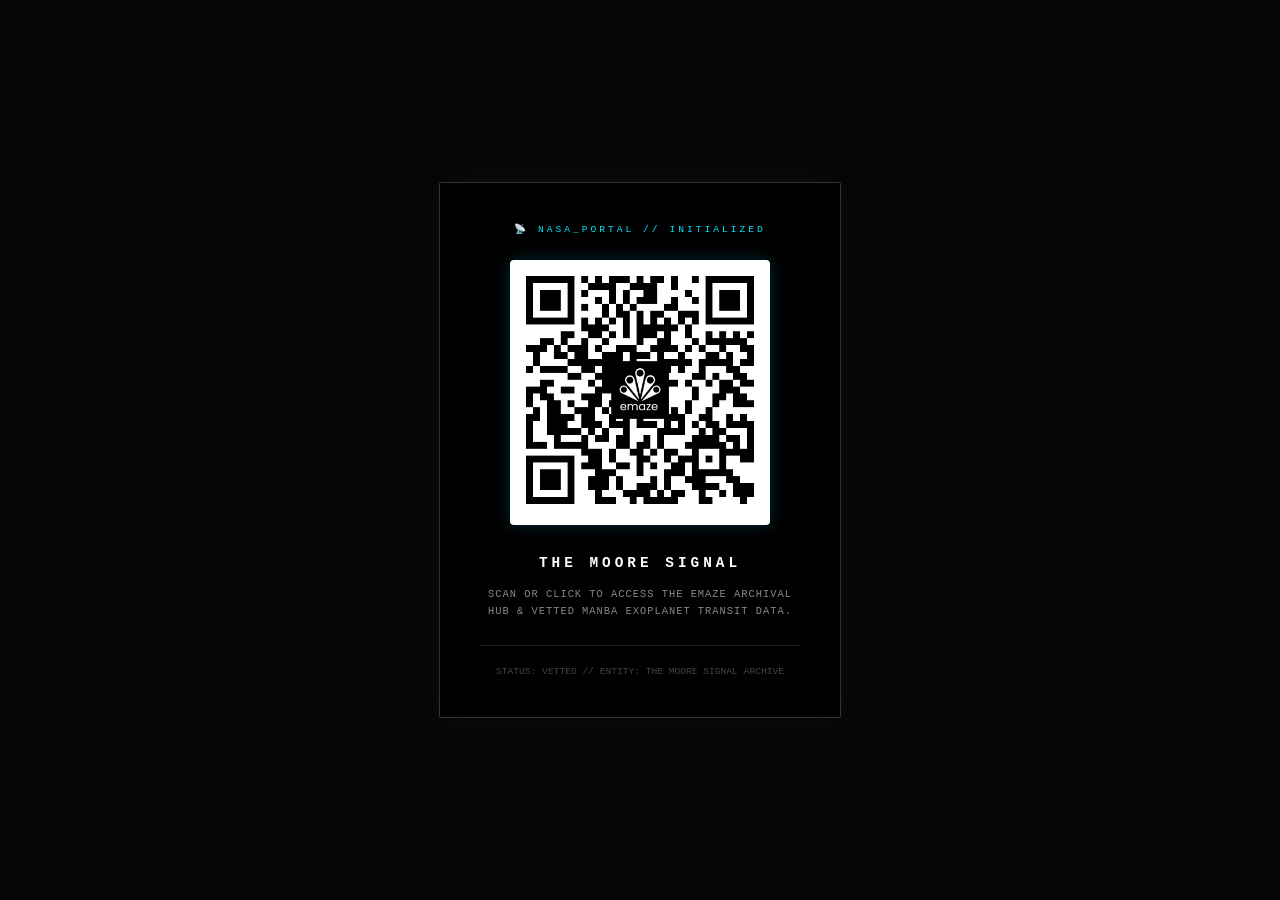
<file: index.html>
<!DOCTYPE html>
<html lang="en">
<head>
    <meta charset="UTF-8" />
    <meta name="viewport" content="width=device-width, initial-scale=1.0" />
    <title>THE MOORE SIGNAL // NASA Hub</title>
    <style>
        body {
            background-color: #050505;
            color: #f2f2f2;
            font-family: 'Courier New', Courier, monospace;
            display: flex;
            justify-content: center;
            align-items: center;
            min-height: 100vh;
            margin: 0;
            text-transform: uppercase;
        }

        main {
            background: #000;
            border: 1px solid #333;
            padding: 40px;
            text-align: center;
            max-width: 320px;
            box-shadow: 0 0 30px rgba(255, 255, 255, 0.05);
            border-radius: 2px;
        }

        .protocol-line {
            color: #00e5ff;
            font-size: 0.6rem;
            letter-spacing: 3px;
            margin-bottom: 25px;
        }

        .imagebox {
            background: #fff; /* QR codes scan best on pure white */
            padding: 15px;
            display: inline-block;
            margin-bottom: 30px;
            border-radius: 4px;
            transition: 0.3s ease;
            box-shadow: 0 0 15px rgba(0, 229, 255, 0.2);
        }

        .imagebox:hover {
            transform: scale(1.02);
            box-shadow: 0 0 25px #00e5ff;
        }

        h1 {
            font-size: 0.9rem;
            letter-spacing: 4px;
            margin: 0 0 15px 0;
            color: #fff;
        }

        p {
            font-size: 0.65rem;
            line-height: 1.6;
            color: #888;
            letter-spacing: 1px;
            margin-bottom: 25px;
        }

        .btn-status {
            font-size: 0.6rem;
            border-top: 1px solid #222;
            padding-top: 20px;
            color: #444;
        }
    </style>
</head>
<body>
    <main>
        <div class="protocol-line">📡 NASA_PORTAL // INITIALIZED</div>
        
        <div class="imagebox">
            <a href="https://app.emaze.com/@alfioqlcw/nasa">
                <img src="./images.css/image-qr-code.png" width="230" height="230" alt="QR Access" />
            </a>
        </div>

        <h1>THE MOORE SIGNAL</h1>
        <p>
            Scan or click to access the Emaze Archival Hub & vetted MANBA exoplanet transit data.
        </p>

        <div class="btn-status">STATUS: VETTED // ENTITY: THE MOORE SIGNAL ARCHIVE</div>
    </main>
</body>
</html>
</file>
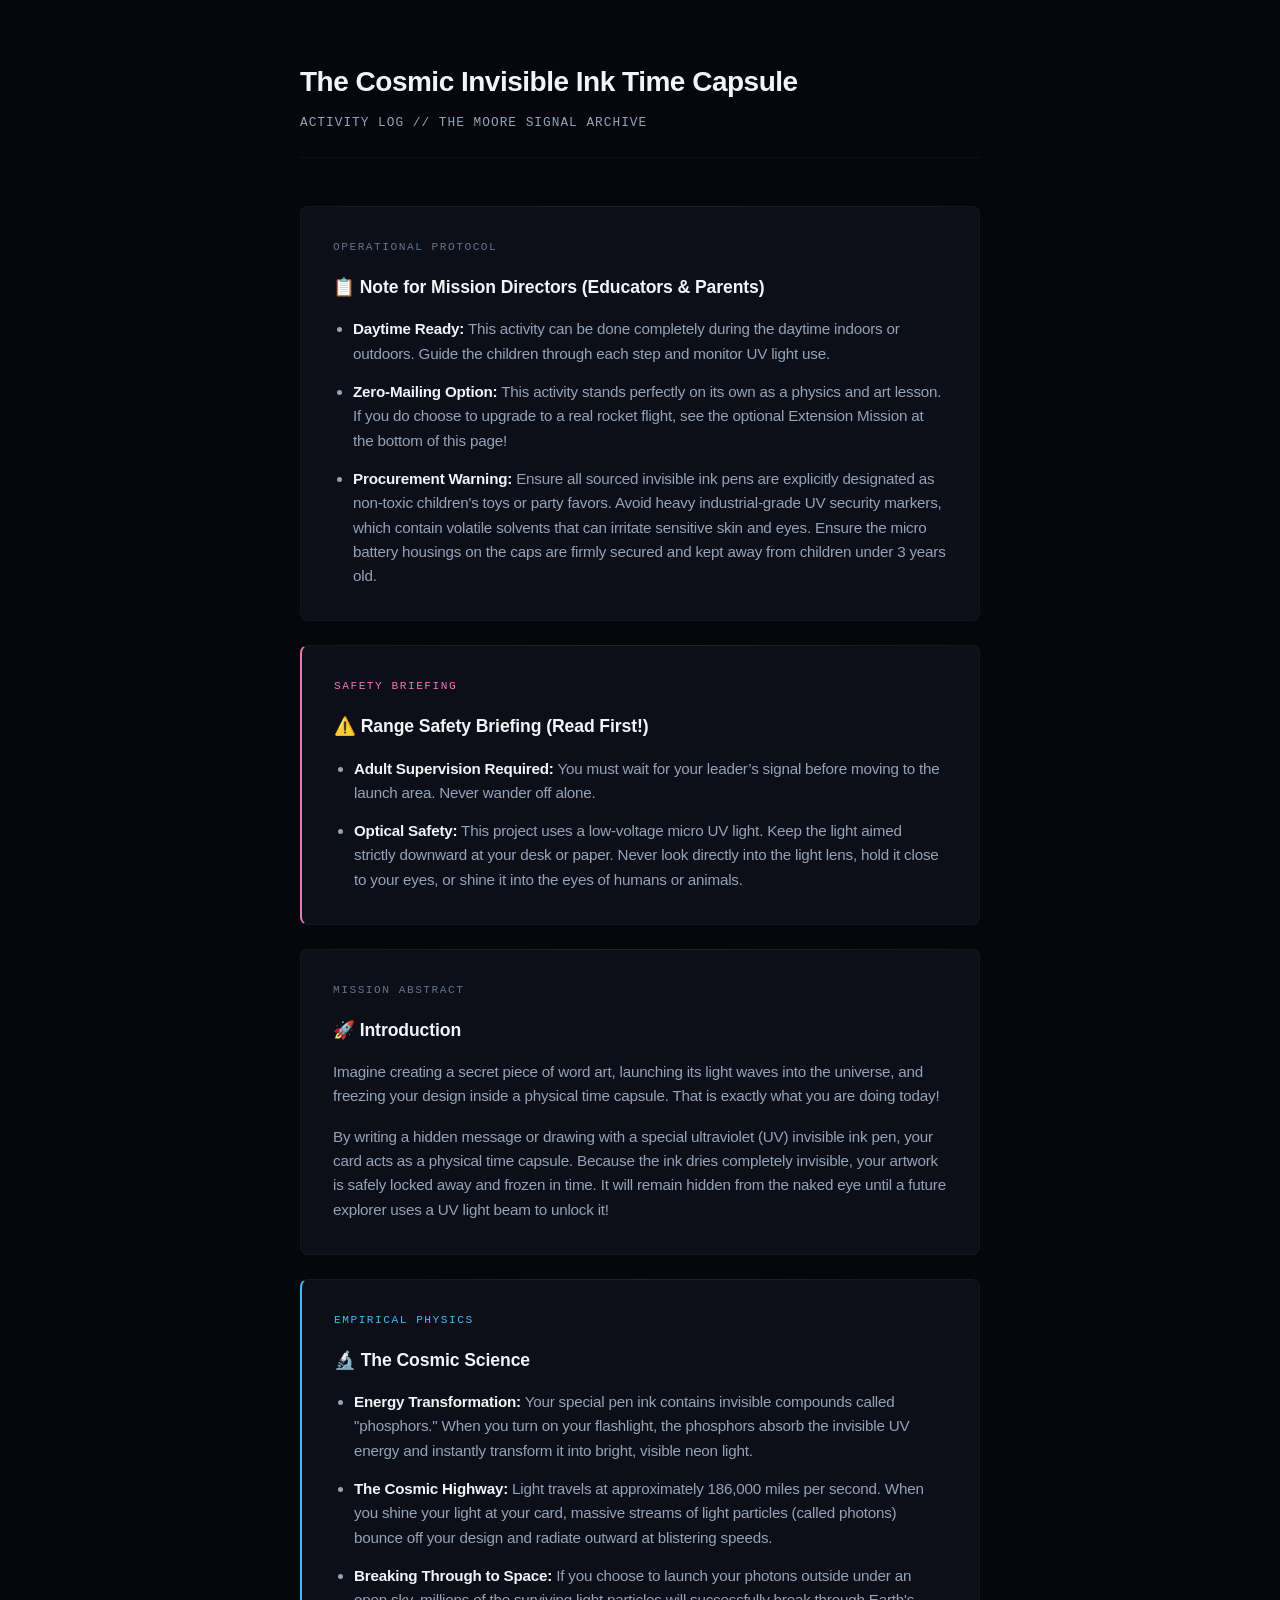
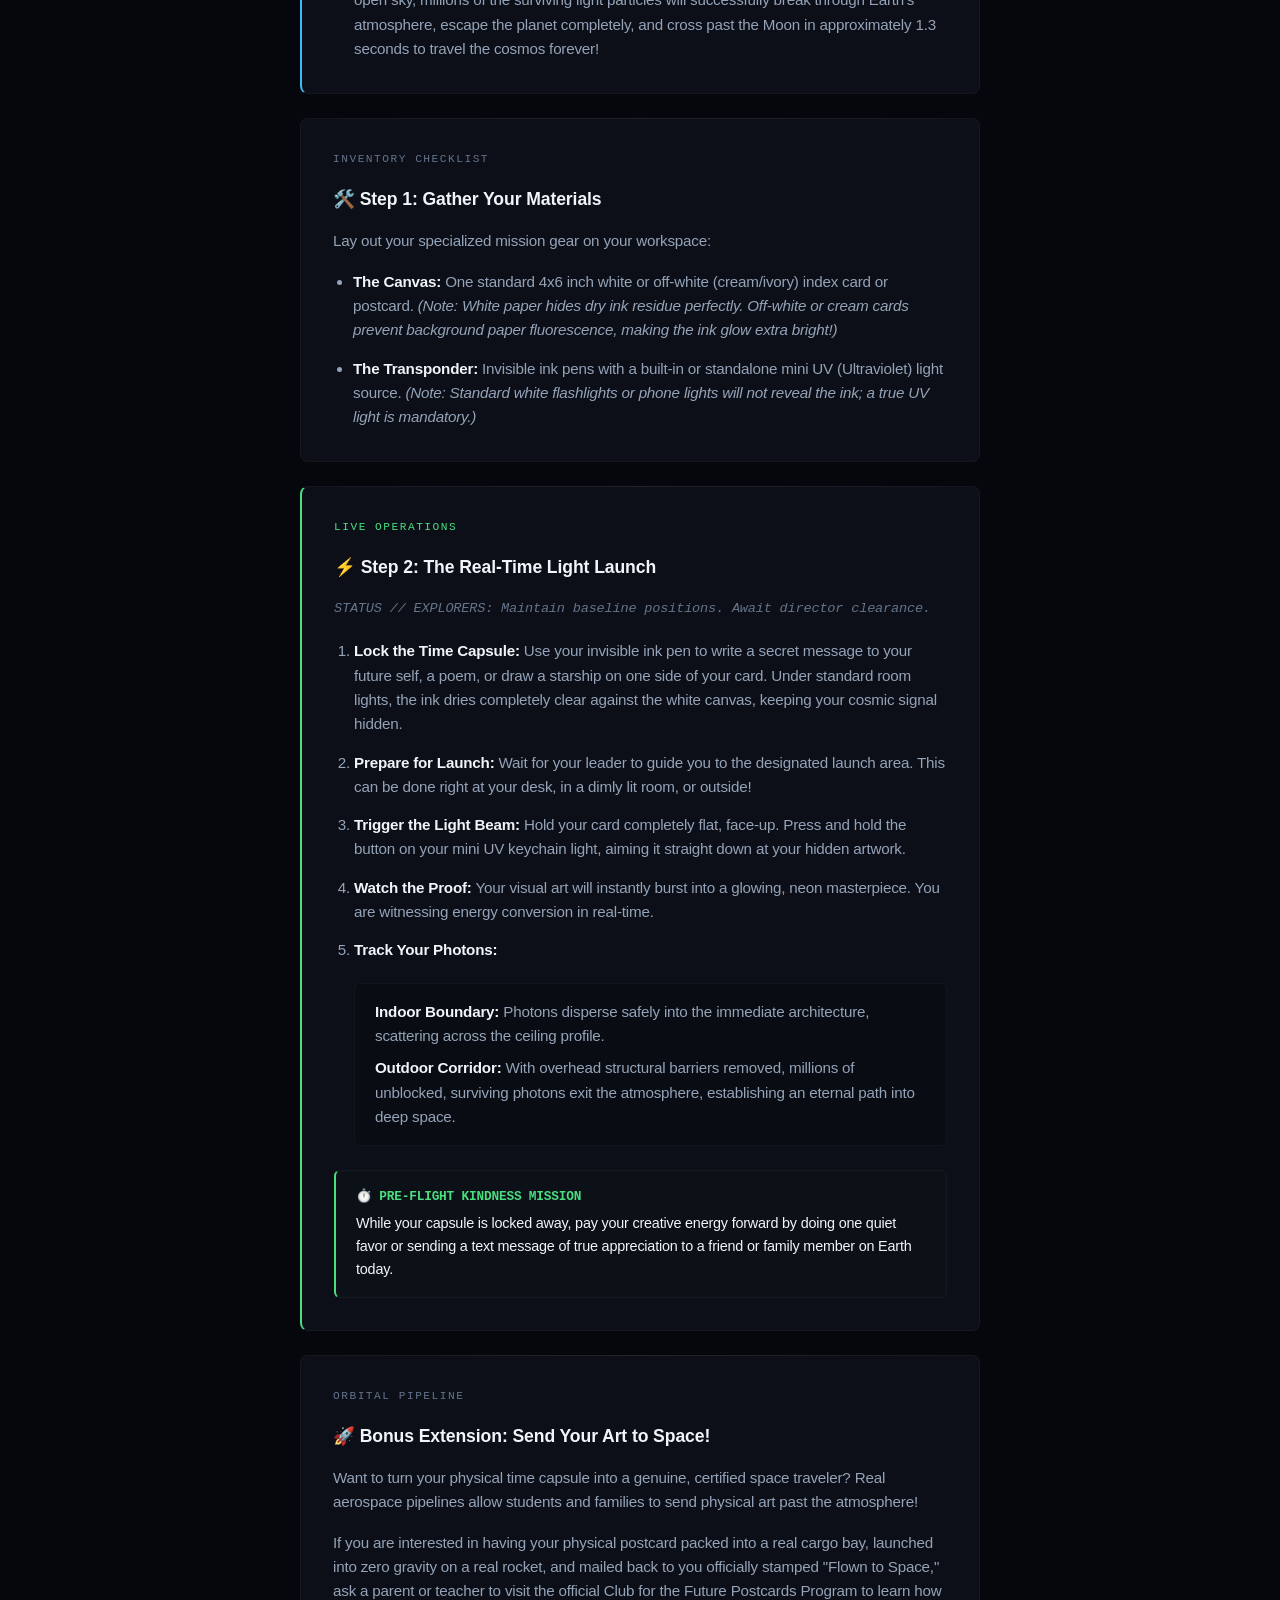
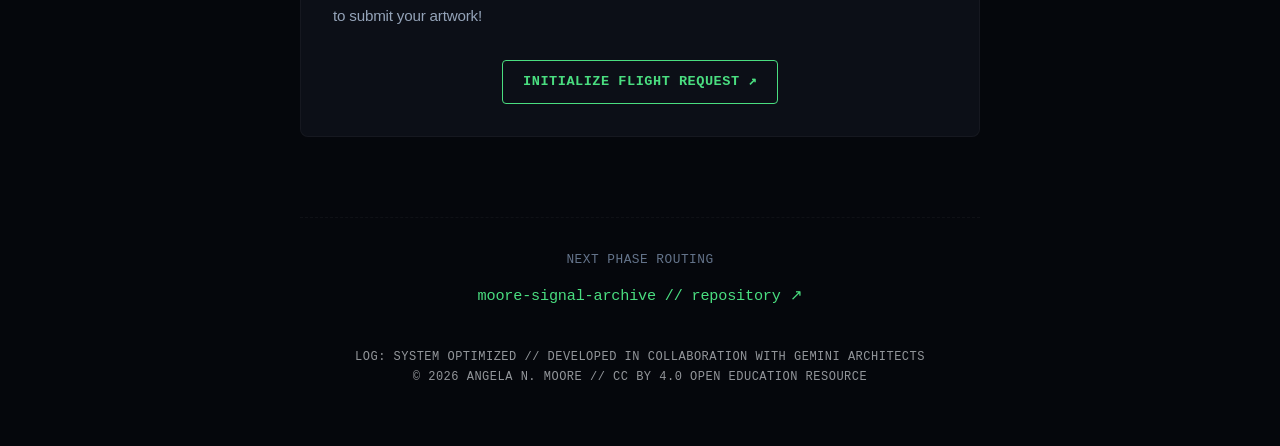
<file: cosmic-capsule.html>
<!DOCTYPE html>
<html lang="en">
<head>
    <meta charset="UTF-8">
    <meta name="viewport" content="width=device-width, initial-scale=1.0">
    <title>Mission Log: Cosmic Time Capsule</title>
    <style>
        :root {
            --bg-deep: #05070c;
            --bg-surface: #0c0f17;
            --accent-glow: #38bdf8;
            --accent-ready: #4ade80;
            --accent-caution: #f472b6;
            --text-primary: #f1f5f9;
            --text-secondary: #94a3b8;
            --text-dim: #64748b;
            --border-subtle: rgba(255, 255, 255, 0.04);
            --border-active: rgba(56, 189, 248, 0.2);
        }

        body {
            background-color: var(--bg-deep);
            color: var(--text-primary);
            font-family: -apple-system, BlinkMacSystemFont, "Segoe UI", Roboto, Helvetica, Arial, sans-serif;
            letter-spacing: -0.2px;
            line-height: 1.6;
            margin: 0;
            padding: 60px 20px;
        }

        .container {
            max-width: 680px;
            margin: 0 auto;
        }

        header {
            margin-bottom: 48px;
            border-bottom: 1px solid var(--border-subtle);
            padding-bottom: 24px;
        }

        h1 {
            font-size: 1.75rem;
            font-weight: 700;
            letter-spacing: -0.5px;
            margin: 0 0 8px 0;
            color: var(--text-primary);
        }

        .meta-subtitle {
            color: var(--text-secondary);
            font-family: monospace;
            font-size: 0.8rem;
            text-transform: uppercase;
            letter-spacing: 1px;
        }

        .module {
            background: var(--bg-surface);
            border: 1px solid var(--border-subtle);
            border-radius: 8px;
            padding: 32px;
            margin-bottom: 24px;
            position: relative;
        }

        .module::before {
            content: '';
            position: absolute;
            top: -1px;
            left: 20px;
            right: 20px;
            height: 1px;
            background: linear-gradient(90deg, transparent, rgba(255,255,255,0.05), transparent);
        }

        .module-meta {
            font-family: monospace;
            font-size: 0.7rem;
            color: var(--text-dim);
            text-transform: uppercase;
            letter-spacing: 1.5px;
            margin-bottom: 16px;
            display: block;
        }

        h2 {
            font-size: 1.1rem;
            font-weight: 600;
            margin-top: 0;
            margin-bottom: 16px;
            color: var(--text-primary);
            letter-spacing: -0.1px;
        }

        p {
            margin: 0 0 16px 0;
            color: var(--text-secondary);
            font-size: 0.95rem;
        }

        p:last-child { margin-bottom: 0; }

        ul, ol {
            margin: 0;
            padding-left: 20px;
        }

        li {
            margin-bottom: 14px;
            color: var(--text-secondary);
            font-size: 0.95rem;
        }

        li:last-child { margin-bottom: 0; }

        strong {
            color: var(--text-primary);
            font-weight: 600;
        }

        .alert-indicator { border-left: 2px solid var(--accent-caution); }
        .science-indicator { border-left: 2px solid var(--accent-glow); }
        .launch-indicator { border-left: 2px solid var(--accent-ready); }

        .sub-panel {
            background: rgba(0, 0, 0, 0.2);
            border: 1px solid var(--border-subtle);
            border-radius: 6px;
            padding: 16px 20px;
            margin-top: 20px;
        }

        .action-link {
            display: inline-block;
            border: 1px solid var(--accent-ready);
            color: var(--accent-ready);
            text-decoration: none;
            font-size: 0.85rem;
            font-family: monospace;
            font-weight: 600;
            text-transform: uppercase;
            letter-spacing: 0.5px;
            padding: 10px 20px;
            border-radius: 4px;
            margin-top: 16px;
            transition: all 0.2s ease;
        }

        .action-link:hover {
            background: rgba(74, 222, 128, 0.04);
            box-shadow: 0 0 12px rgba(74, 222, 128, 0.1);
        }

        footer {
            text-align: center;
            margin-top: 80px;
            padding-top: 32px;
            border-top: 1px dashed var(--border-subtle);
        }
    </style>
</head>
<body>
    <div class="container">
        
        <header>
            <h1>The Cosmic Invisible Ink Time Capsule</h1>
            <div class="meta-subtitle">Activity Log // The Moore Signal Archive</div>
        </header>

        <div class="module">
            <span class="module-meta">Operational Protocol</span>
            <h2>📋 Note for Mission Directors (Educators &amp; Parents)</h2>
            <ul>
                <li><strong>Daytime Ready:</strong> This activity can be done completely during the daytime indoors or outdoors. Guide the children through each step and monitor UV light use.</li>
                <li><strong>Zero-Mailing Option:</strong> This activity stands perfectly on its own as a physics and art lesson. If you do choose to upgrade to a real rocket flight, see the optional Extension Mission at the bottom of this page!</li>
                <li><strong>Procurement Warning:</strong> Ensure all sourced invisible ink pens are explicitly designated as non-toxic children's toys or party favors. Avoid heavy industrial-grade UV security markers, which contain volatile solvents that can irritate sensitive skin and eyes. Ensure the micro battery housings on the caps are firmly secured and kept away from children under 3 years old.</li>
            </ul>
        </div>

        <div class="module alert-indicator">
            <span class="module-meta" style="color: var(--accent-caution);">Safety Briefing</span>
            <h2>⚠️ Range Safety Briefing (Read First!)</h2>
            <ul>
                <li><strong>Adult Supervision Required:</strong> You must wait for your leader’s signal before moving to the launch area. Never wander off alone.</li>
                <li><strong>Optical Safety:</strong> This project uses a low-voltage micro UV light. Keep the light aimed strictly downward at your desk or paper. Never look directly into the light lens, hold it close to your eyes, or shine it into the eyes of humans or animals.</li>
            </ul>
        </div>

        <div class="module">
            <span class="module-meta">Mission Abstract</span>
            <h2>🚀 Introduction</h2>
            <p>Imagine creating a secret piece of word art, launching its light waves into the universe, and freezing your design inside a physical time capsule. That is exactly what you are doing today!</p>
            <p>By writing a hidden message or drawing with a special ultraviolet (UV) invisible ink pen, your card acts as a physical time capsule. Because the ink dries completely invisible, your artwork is safely locked away and frozen in time. It will remain hidden from the naked eye until a future explorer uses a UV light beam to unlock it!</p>
        </div>

        <div class="module science-indicator">
            <span class="module-meta" style="color: var(--accent-glow);">Empirical Physics</span>
            <h2>🔬 The Cosmic Science</h2>
            <ul>
                <li><strong>Energy Transformation:</strong> Your special pen ink contains invisible compounds called "phosphors." When you turn on your flashlight, the phosphors absorb the invisible UV energy and instantly transform it into bright, visible neon light.</li>
                <li><strong>The Cosmic Highway:</strong> Light travels at approximately 186,000 miles per second. When you shine your light at your card, massive streams of light particles (called photons) bounce off your design and radiate outward at blistering speeds.</li>
                <li><strong>Breaking Through to Space:</strong> If you choose to launch your photons outside under an open sky, millions of the surviving light particles will successfully break through Earth's atmosphere, escape the planet completely, and cross past the Moon in approximately 1.3 seconds to travel the cosmos forever!</li>
            </ul>
        </div>

        <div class="module">
            <span class="module-meta">Inventory Checklist</span>
            <h2>🛠️ Step 1: Gather Your Materials</h2>
            <p>Lay out your specialized mission gear on your workspace:</p>
            <ul>
                <li><strong>The Canvas:</strong> One standard 4x6 inch white or off-white (cream/ivory) index card or postcard. <em>(Note: White paper hides dry ink residue perfectly. Off-white or cream cards prevent background paper fluorescence, making the ink glow extra bright!)</em></li>
                <li><strong>The Transponder:</strong> Invisible ink pens with a built-in or standalone mini UV (Ultraviolet) light source. <em>(Note: Standard white flashlights or phone lights will not reveal the ink; a true UV light is mandatory.)</em></li>
            </ul>
        </div>


        <div class="module launch-indicator">
            <span class="module-meta" style="color: var(--accent-ready);">Live Operations</span>
            <h2>⚡ Step 2: The Real-Time Light Launch</h2>
            <p style="font-style: italic; color: var(--text-dim); margin-bottom: 20px; font-family: monospace; font-size: 0.85rem;">STATUS // EXPLORERS: Maintain baseline positions. Await director clearance.</p>
            <ol>
                <li><strong>Lock the Time Capsule:</strong> Use your invisible ink pen to write a secret message to your future self, a poem, or draw a starship on one side of your card. Under standard room lights, the ink dries completely clear against the white canvas, keeping your cosmic signal hidden.</li>
                <li><strong>Prepare for Launch:</strong> Wait for your leader to guide you to the designated launch area. This can be done right at your desk, in a dimly lit room, or outside!</li>
                <li><strong>Trigger the Light Beam:</strong> Hold your card completely flat, face-up. Press and hold the button on your mini UV keychain light, aiming it straight down at your hidden artwork.</li>
                <li><strong>Watch the Proof:</strong> Your visual art will instantly burst into a glowing, neon masterpiece. You are witnessing energy conversion in real-time.</li>
                <li><strong>Track Your Photons:</strong>
                    <div class="sub-panel" style="font-size: 0.9rem;">
                        <p style="margin-bottom: 8px;"><strong>Indoor Boundary:</strong> Photons disperse safely into the immediate architecture, scattering across the ceiling profile.</p>
                        <p style="margin-bottom: 0;"><strong>Outdoor Corridor:</strong> With overhead structural barriers removed, millions of unblocked, surviving photons exit the atmosphere, establishing an eternal path into deep space.</p>
                    </div>
                </li>
            </ol>


            
            <div class="sub-panel" style="border-left: 2px solid var(--accent-ready); margin-top: 24px; font-size: 0.9rem; background: rgba(74, 222, 128, 0.01);">
                <strong style="color: var(--accent-ready); font-family: monospace; text-transform: uppercase; font-size: 0.8rem; display: block; margin-bottom: 4px;">⏱️ Pre-Flight Kindness Mission</strong>
                While your capsule is locked away, pay your creative energy forward by doing one quiet favor or sending a text message of true appreciation to a friend or family member on Earth today.
            </div>
        </div>

        <div class="module">
            <span class="module-meta">Orbital Pipeline</span>
            <h2>🚀 Bonus Extension: Send Your Art to Space!</h2>
            <p>Want to turn your physical time capsule into a genuine, certified space traveler? Real aerospace pipelines allow students and families to send physical art past the atmosphere!</p>
            <p>If you are interested in having your physical postcard packed into a real cargo bay, launched into zero gravity on a real rocket, and mailed back to you officially stamped "Flown to Space," ask a parent or teacher to visit the official Club for the Future Postcards Program to learn how to submit your artwork!</p>
            <div style="text-align: center;">
                <a href="https://www.clubforfuture.org/postcards" class="action-link" target="_blank">Initialize Flight Request ↗</a>
            </div>
        </div>

        <footer>
            <div style="color: var(--text-dim); font-family: monospace; font-size: 0.8rem; text-transform: uppercase; letter-spacing: 0.5px; margin-bottom: 12px;">Next Phase Routing</div>
            <a href="https://github.com/cyber-chic" style="color: var(--accent-ready); text-decoration: none; font-weight: 500; font-size: 0.95rem; font-family: monospace;" target="_blank">moore-signal-archive // repository ↗</a>
            
            <!-- SYSTEM NOTATION LOG -->
            <div style="margin-top: 40px; font-family: monospace; font-size: 0.75rem; color: var(--text-muted); opacity: 0.6; letter-spacing: 0.5px; line-height: 1.6;">
                LOG: SYSTEM OPTIMIZED // DEVELOPED IN COLLABORATION WITH GEMINI ARCHITECTS<br>
                © 2026 ANGELA N. MOORE // CC BY 4.0 OPEN EDUCATION RESOURCE
            </div>
        </footer>
    </div> <!-- Closes main page wrapper -->
</body>
</html>
</file>
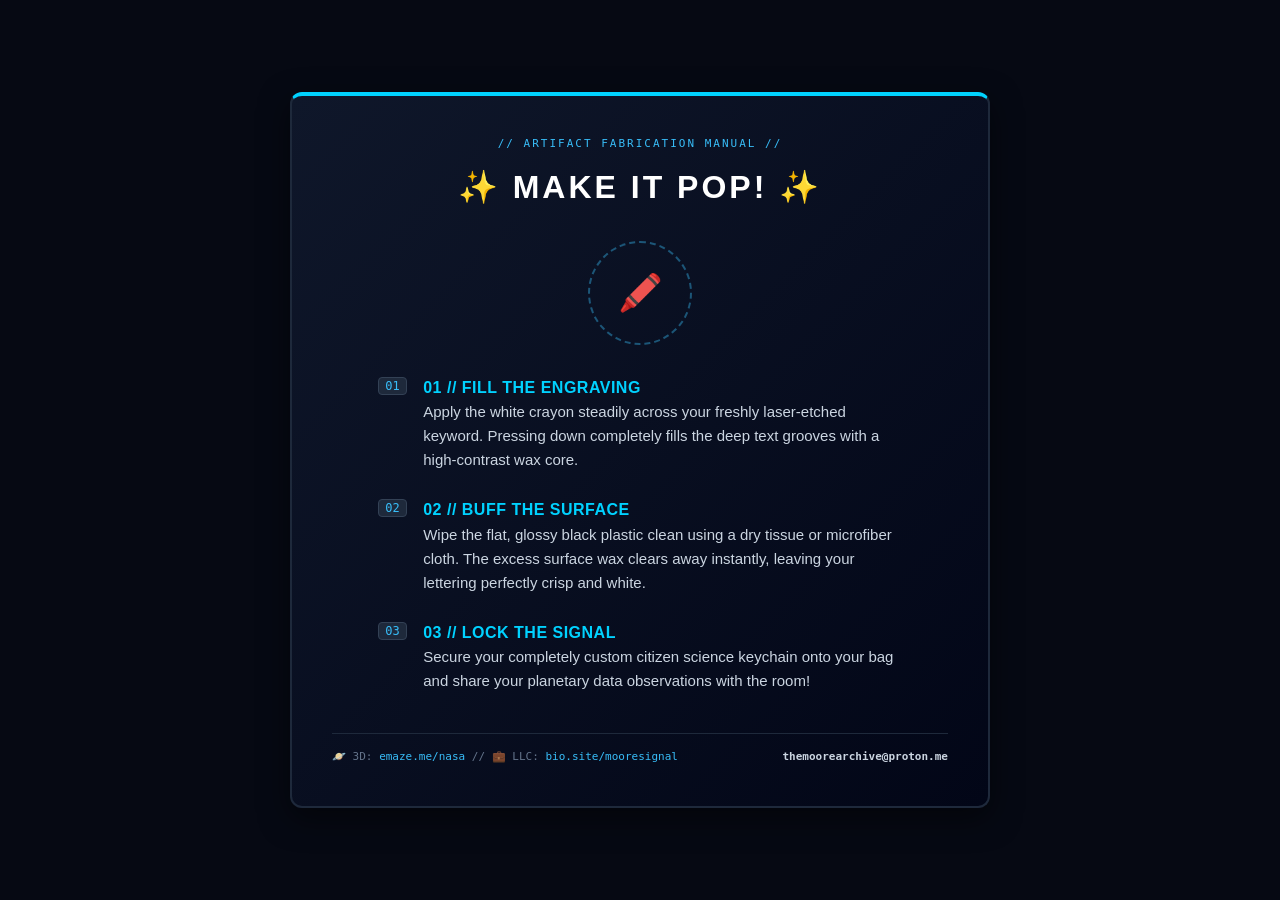
<file: notecards.html>
<!DOCTYPE html>
<html lang="en">
<head>
    <meta charset="UTF-8">
    <title>The Moore Signal Archive - Finishing Manual</title>
    <style>
        @page {
            size: letter portrait;
            margin: 0.5in;
        }
        body {
            background-color: #060913;
            color: #f0f4f8;
            font-family: 'Segoe UI', Roboto, Helvetica, Arial, sans-serif;
            margin: 0;
            padding: 0;
            font-size: 14px;
            line-height: 1.5;
            display: flex;
            justify-content: center;
            align-items: center;
            min-height: 100vh;
            -webkit-print-color-adjust: exact;
            print-color-adjust: exact;
        }
        .manual-card {
            background: linear-gradient(135deg, #0f172a 0%, #020617 100%);
            border: 2px solid #1e293b;
            border-top: 4px solid #00d2ff;
            border-radius: 12px;
            padding: 40px;
            width: 100%;
            max-width: 700px;
            box-sizing: border-box;
            text-align: center;
            box-shadow: 0 10px 30px rgba(0, 0, 0, 0.5);
        }
        .header-tag {
            font-family: monospace;
            font-size: 11px;
            text-transform: uppercase;
            letter-spacing: 2px;
            color: #38bdf8;
            margin-bottom: 10px;
        }
        h1 {
            font-size: 32px;
            text-transform: uppercase;
            letter-spacing: 3px;
            margin: 0 0 30px 0;
            color: #ffffff;
            font-weight: 700;
        }
        
        /* Sci-Fi Radar Track Ring Accent */
        .radar-accent {
            width: 100px;
            height: 100px;
            border: 2px dashed rgba(56, 189, 248, 0.4);
            border-radius: 50%;
            margin: 0 auto 30px auto;
            position: relative;
            display: flex;
            justify-content: center;
            align-items: center;
        }
        .radar-accent::after {
            content: "🖍️";
            font-size: 36px;
        }

        ul {
            list-style-type: none;
            padding: 0;
            margin: 0 auto 40px auto;
            text-align: left;
            max-width: 85%;
        }
        li {
            font-size: 15px;
            line-height: 1.6;
            margin-bottom: 25px;
            position: relative;
            padding-left: 45px;
            color: #cbd5e1;
        }
        li strong {
            color: #00d2ff;
            font-size: 16px;
            display: block;
            text-transform: uppercase;
            letter-spacing: 0.5px;
        }
        li::before {
            content: "01";
            position: absolute;
            left: 0;
            top: 2px;
            font-family: monospace;
            font-size: 12px;
            background: #1e293b;
            border: 1px solid #334155;
            color: #38bdf8;
            padding: 2px 6px;
            border-radius: 4px;
            line-height: 1;
        }
        li:nth-child(2)::before { content: "02"; }
        li:nth-child(3)::before { content: "03"; }

        .footer-directory {
            border-top: 1px solid #1e293b;
            padding-top: 15px;
            margin-top: 20px;
            display: flex;
            justify-content: space-between;
            align-items: center;
            font-size: 11px;
            font-family: monospace;
            color: #64748b;
        }
        .footer-directory span {
            color: #38bdf8;
        }
    </style>
</head>
<body>

    <div class="manual-card">
        <div class="header-tag">// ARTIFACT FABRICATION MANUAL //</div>
        <h1>✨ MAKE IT POP! ✨</h1>
        
        <div class="radar-accent"></div>

        <ul>
            <li>
                <strong>01 // Fill the Engraving</strong>
                Apply the white crayon steadily across your freshly laser-etched keyword. Pressing down completely fills the deep text grooves with a high-contrast wax core.
            </li>
            <li>
                <strong>02 // Buff the Surface</strong>
                Wipe the flat, glossy black plastic clean using a dry tissue or microfiber cloth. The excess surface wax clears away instantly, leaving your lettering perfectly crisp and white.
            </li>
            <li>
                <strong>03 // Lock the Signal</strong>
                Secure your completely custom citizen science keychain onto your bag and share your planetary data observations with the room!
            </li>
        </ul>
        
        <div class="footer-directory">
            <div>🪐 3D: <span>emaze.me/nasa</span> // 💼 LLC: <span>bio.site/mooresignal</span></div>
            <div style="font-weight: bold; color: #cbd5e1;">themoorearchive@proton.me</div>
        </div>
    </div>

</body>
</html>
</file>
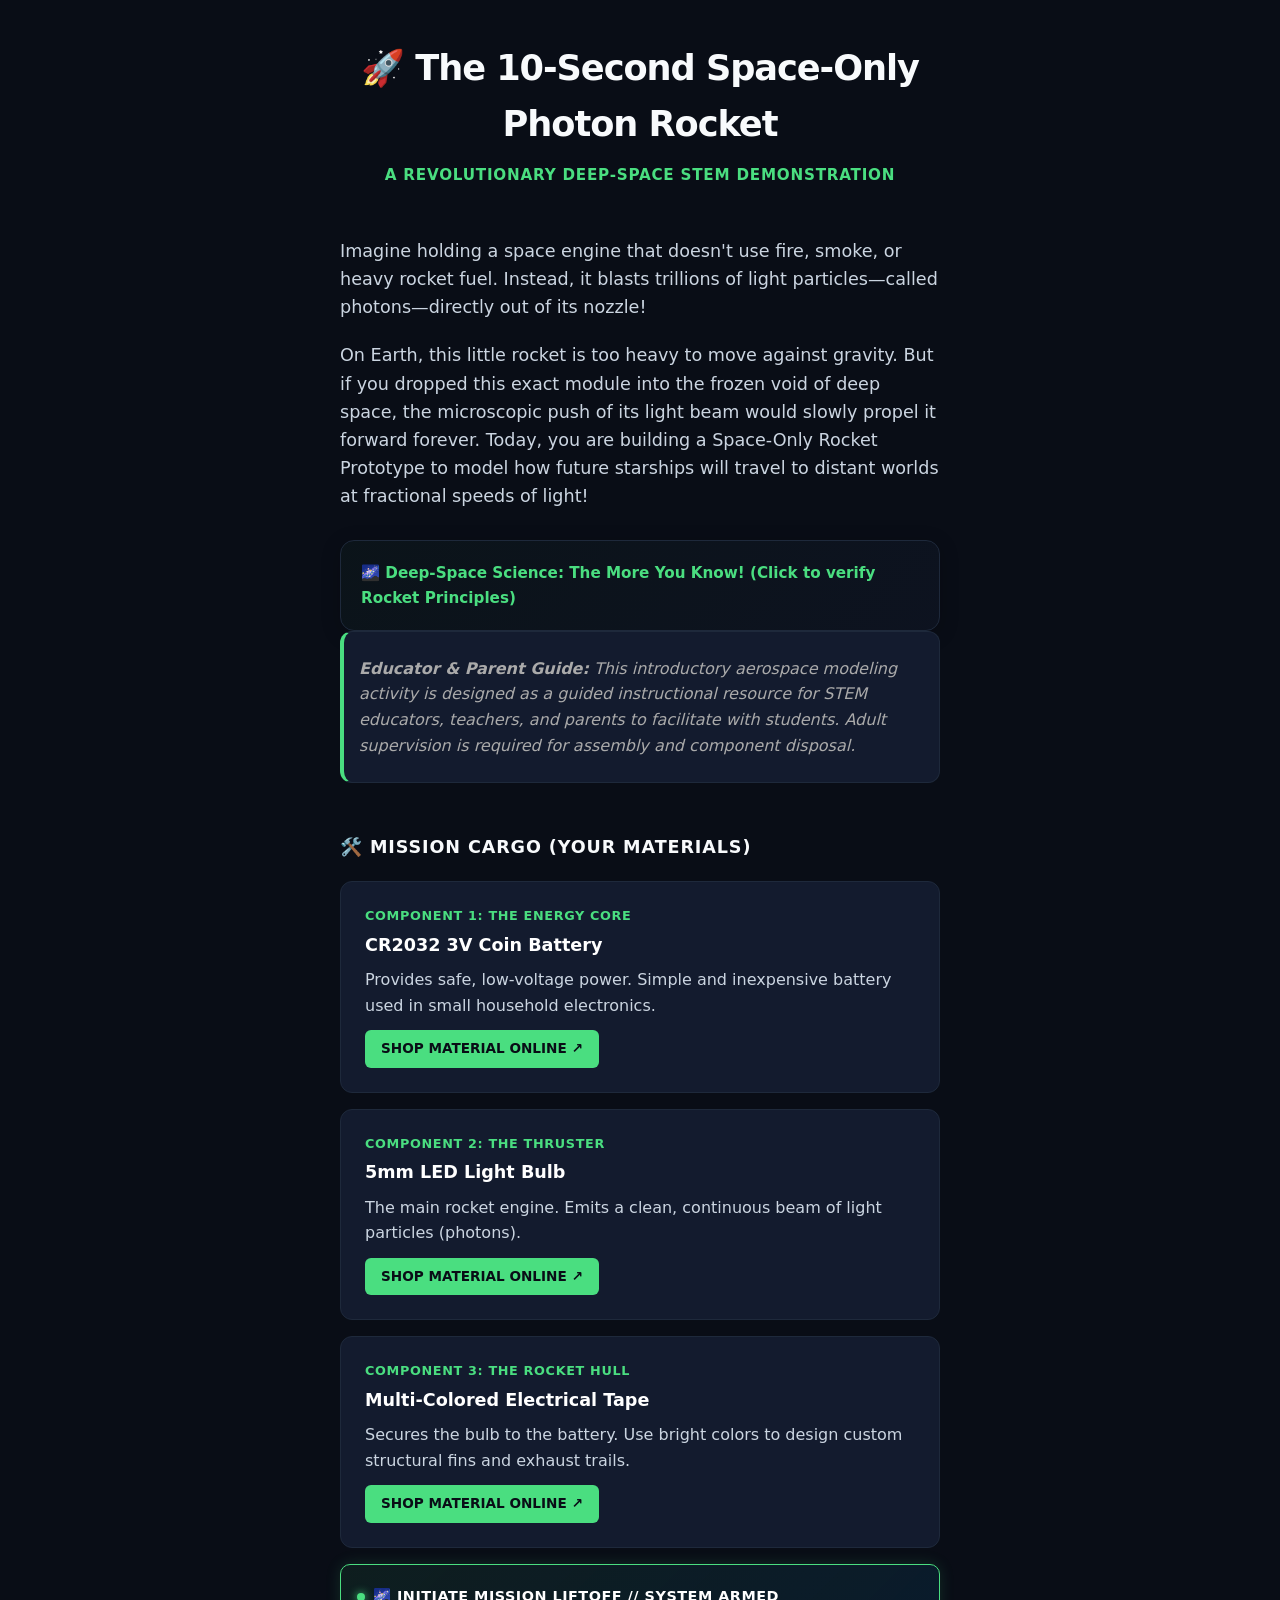
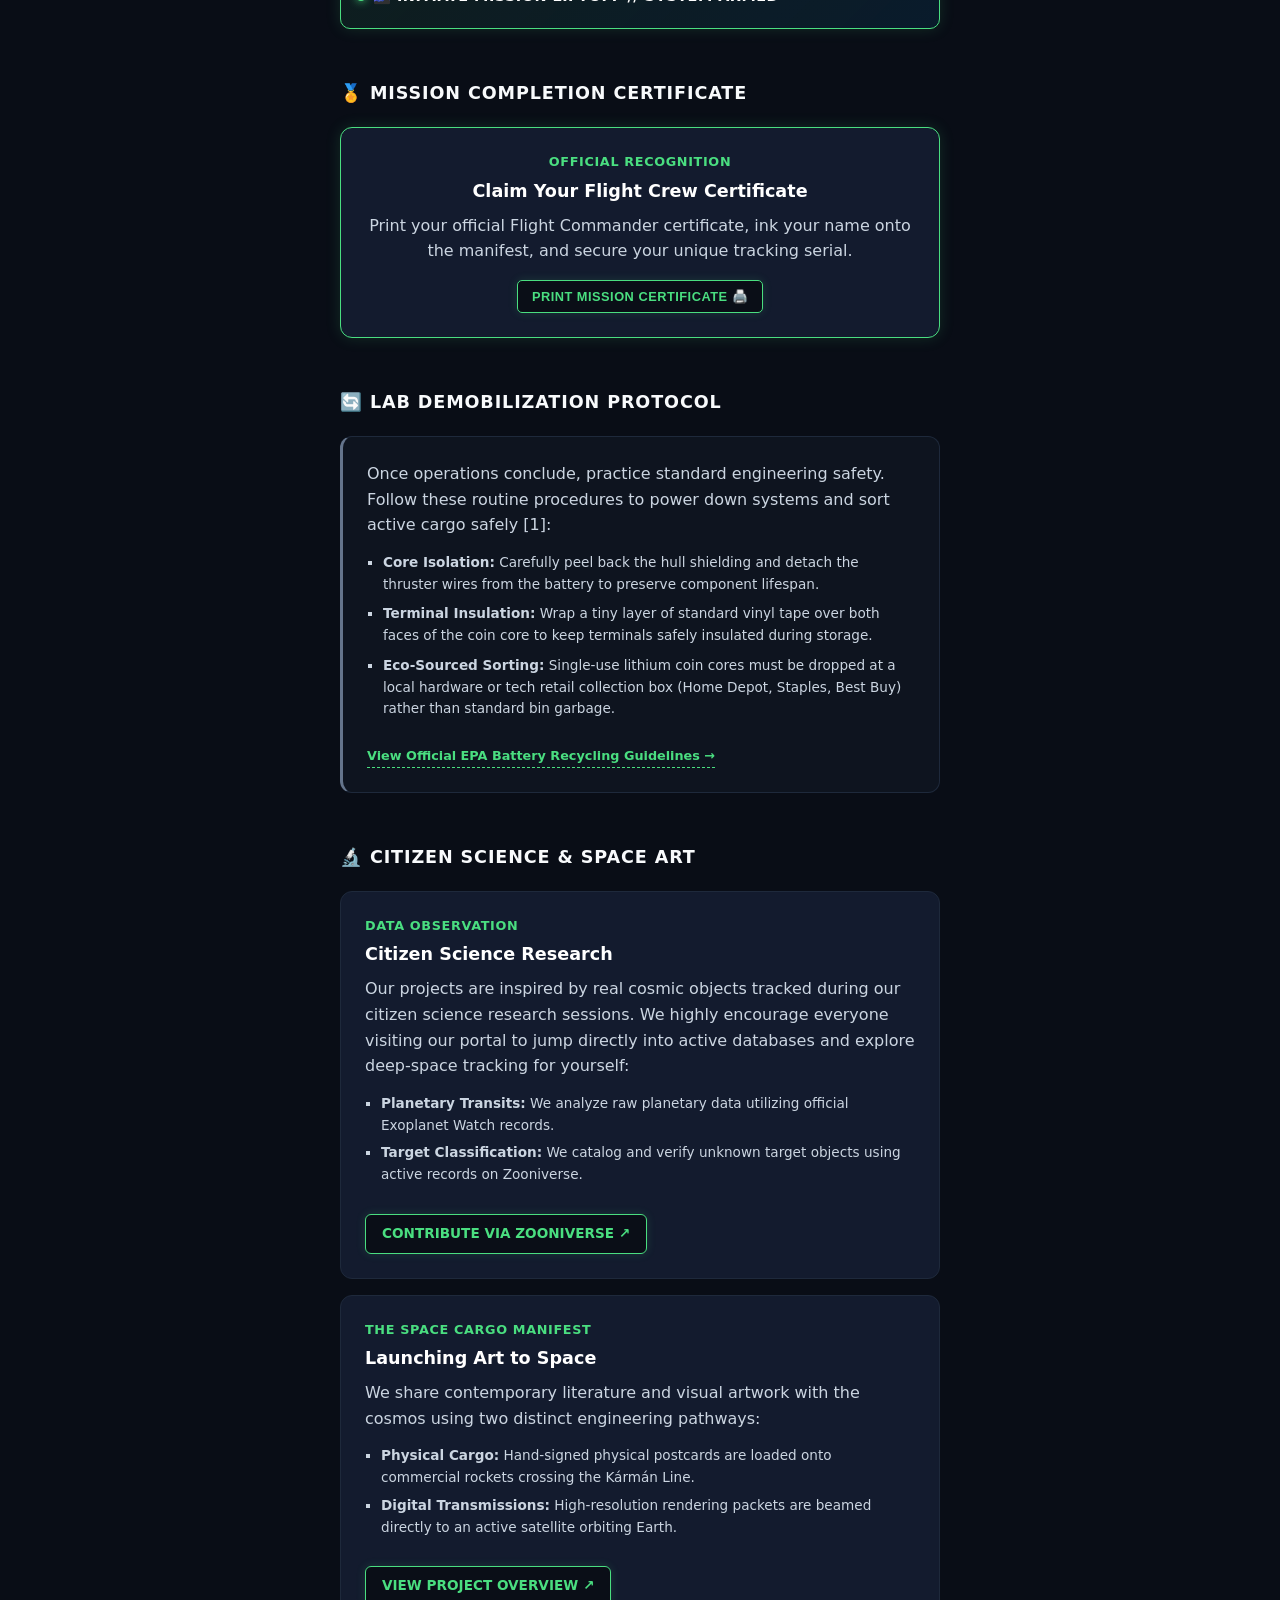
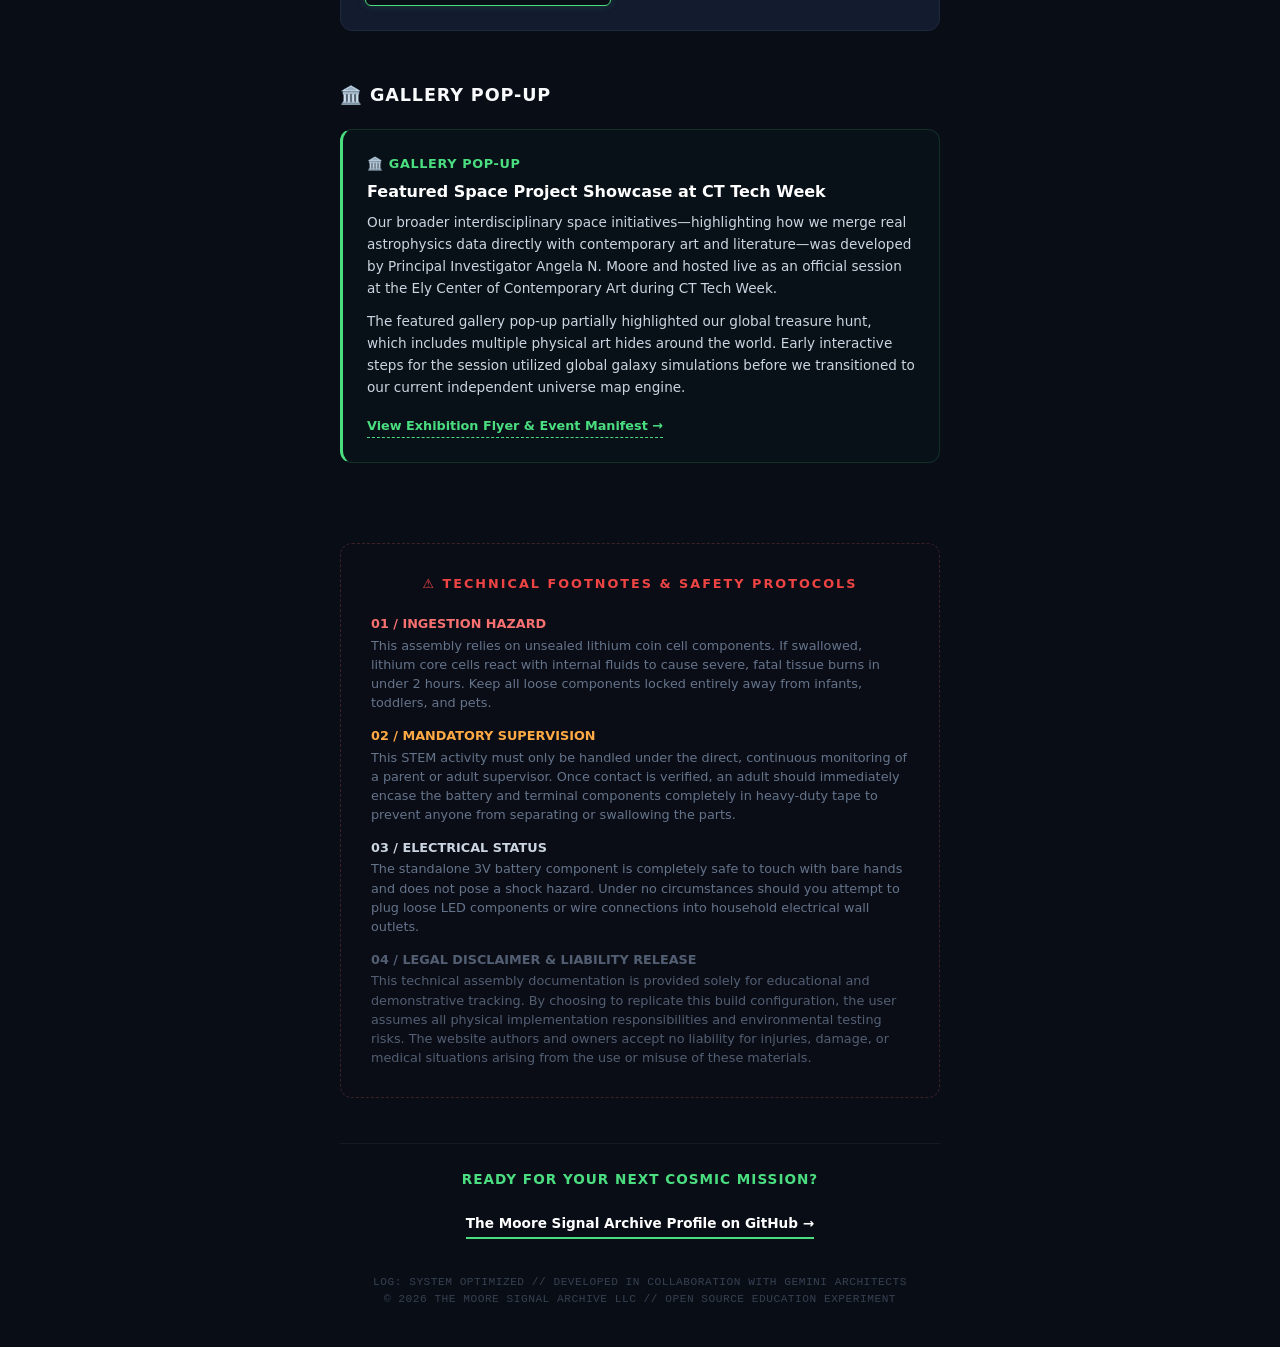
<file: rockets.html>
<!DOCTYPE html>
<html lang="en">
<head>
    <meta charset="UTF-8">
    <meta name="viewport" content="width=device-width, initial-scale=1.0">
    <title>The 10-Second Photon Rocket - Easy STEM Project</title>
<style>
    :root {
        --bg: #090d16;--card-bg: #131b2e;--border-color: #1e293b;
        --lab-green: #4ade80;--text-main: #f8fafc;--text-muted: #64748b;--text-body: #cbd5e1;
        --danger-border: rgba(248, 113, 113, 0.2);
    }
    body {
        font-family: system-ui, -apple-system, BlinkMacSystemFont, "Segoe UI", Roboto, sans-serif;
        background-color: var(--bg);color: var(--text-body);line-height: 1.6;margin: 0;padding: 40px 20px;-webkit-font-smoothing: antialiased;
    }
    .container {max-width: 600px;margin: 0 auto;}
    header {text-align: center;margin-bottom: 50px;}
    h1 {font-size: 2.2rem;font-weight: 800;letter-spacing: -0.03em;margin: 0 0 10px 0;color: var(--text-main);}
    .subtitle {font-size: 0.95rem;color: var(--lab-green);text-transform: uppercase;letter-spacing: 0.05em;font-weight: 700;}
    .intro p {font-size: 1.1rem;color: #cbd5e1;margin-bottom: 20px;}
    .section-title {font-size: 1.1rem;font-weight: 700;text-transform: uppercase;letter-spacing: 0.05em;margin-top: 50px;margin-bottom: 20px;color: var(--text-main);}
    .step-block {background-color: var(--card-bg);border: 1px solid var(--border-color);padding: 24px;border-radius: 12px;margin-bottom: 16px;}
    .step-meta {font-size: 0.8rem;font-weight: 700;color: var(--lab-green);text-transform: uppercase;letter-spacing: 0.05em;margin-bottom: 4px;}
    .step-title {font-size: 1.1rem;font-weight: 700;margin-bottom: 8px;color: #fff;}
    .step-text {font-size: 1rem;color: #cbd5e1;margin: 0;}
    .store-link {display: inline-block;background-color: var(--lab-green);color: #090d16;text-decoration: none;font-size: 0.85rem;font-weight: 700;padding: 8px 16px;border-radius: 6px;margin-top: 12px;transition: opacity 0.2s ease;}
    .store-link:hover {opacity: 0.9;}
    .research-link {display: inline-block;color: var(--lab-green);text-decoration: none;font-size: 0.9rem;font-weight: 600;margin-top: 10px;border-bottom: 1px dashed var(--lab-green);transition: border-color 0.2s ease;}
    .research-link:hover {border-bottom-style: solid;}
    .matrix-box {background-color: #020617;border: 1px dashed var(--border-color);padding: 20px;border-radius: 8px;font-family: ui-monospace, monospace;font-size: 0.9rem;color: var(--lab-green);text-align: center;margin: 20px 0;line-height: 1.8;}
    .timeline {border-left: 2px solid var(--border-color);padding-left: 20px;margin-left: 10px;margin-top: 20px;}
    .timeline-item {margin-bottom: 15px;position: relative;}
    .timeline-time {font-weight: 700;color: var(--lab-green);margin-right: 6px;}
    .safety-section {margin-top: 80px;border: 1px dashed var(--danger-border);background-color: rgba(248, 113, 113, 0.01);padding: 30px;border-radius: 12px;}
    .safety-title {font-size: 0.8rem;color: #ef4444;text-transform: uppercase;letter-spacing: 0.1em;font-weight: 700;margin-bottom: 20px;text-align: center;}
    .safety-text {font-size: 0.8rem;color: var(--text-muted);margin-bottom: 12px;line-height: 1.5;}
    .safety-text:last-child {margin-bottom: 0;}
    .safety-text strong {color: #abaeb3;}
    .main-footer {text-align: center;margin-top: 80px;padding-top: 30px;border-top: 1px dashed var(--border-color);}
    .archive-btn {display: inline-block;margin-top: 10px;font-size: 1.1rem;color: #fff;text-decoration: none;border-bottom: 2px solid var(--lab-green);padding-bottom: 2px;}
</style>
</head>
<body>
    <div class="container">
        <header>
            <h1>🚀 The 10-Second Space-Only Photon Rocket</h1>
            <div class="subtitle">A Revolutionary Deep-Space STEM Demonstration</div>
        </header>

         <section class="intro">
            <p>Imagine holding a space engine that doesn't use fire, smoke, or heavy rocket fuel. Instead, it blasts trillions of light particles—called photons—directly out of its nozzle!</p>
            <p>On Earth, this little rocket is too heavy to move against gravity. But if you dropped this exact module into the frozen void of deep space, the microscopic push of its light beam would slowly propel it forward forever. Today, you are building a Space-Only Rocket Prototype to model how future starships will travel to distant worlds at fractional speeds of light!</p>
            
            <!-- THE CRITIC-PROOF DEEP-SPACE SCIENCE BLOCK -->
            <details style="background: linear-gradient(135deg, rgba(74, 222, 128, 0.03) 0%, rgba(19, 27, 46, 0.4) 100%); border: 1px solid var(--border-color); padding: 20px; border-radius: 14px; margin-top: 30px; cursor: pointer; box-shadow: 0 4px 20px rgba(0,0,0,0.2);">
                <summary style="font-size: 0.95rem; font-weight: 700; color: var(--lab-green); list-style: none; display: flex; align-items: center; gap: 8px; outline: none; user-select: none;">
                    🌌 Deep-Space Science: The More You Know! (Click to verify Rocket Principles)
                </summary>
                <div style="margin-top: 18px; font-size: 0.95rem; color: var(--text-body); cursor: default; line-height: 1.6; border-top: 1px solid rgba(255,255,255,0.05); padding-top: 18px;">
                    <p style="margin: 0 0 16px 0; color: var(--text-muted); font-style: italic; border-left: 3px solid var(--lab-green); padding-left: 14px; font-size: 0.9rem; line-height: 1.5;">
                        "A rocket in its simplest form is a chamber enclosing a gas under pressure. A small opening at one end of the chamber allows the gas to escape, and in doing so provides a thrust that propels the rocket in the opposite direction." — Foundational Mechanics (Newton's Laws of Propulsion)
                    </p>
                    <p style="margin-bottom: 14px; color: #fff; font-weight: 500;">According to foundational aerospace mechanics, rocket thrust relies strictly on internal action and reaction forces. Here is how our light-powered system beautifully fulfills those laws:</p>
                    <ul style="padding-left: 20px; margin: 0; list-style-type: square;">
                        <li style="margin-bottom: 10px;"><strong>Action & Reaction:</strong> Light particles (photons) carry authentic physical momentum. Because the engine burns no traditional chemical fuel, it expels pure electromagnetic energy instead of heavy exhaust gases. Discharging these photons outward transfers momentum away from the vehicle, creating an active, real kinetic reaction that drives the spacecraft forward (Newton's Third Law).</li>
                        <li style="margin-bottom: 10px;"><strong>Space-Only Rating:</strong> While this photon thrust is far too gentle to register against Earth's heavy atmospheric air friction and surface gravity, this exact module becomes an active, accelerating propulsion vehicle the moment it drifts into interstellar space. In a deep vacuum, there is no outside air to disrupt the flight path, allowing steady light waves to freely propel the vehicle across the cosmos forever.</li>
                        <li style="margin-bottom: 16px;"><strong>Inertial Lifespan Validation:</strong> Even after the internal battery eventually depletes and the active emission stops, this vehicle permanently maintains its aerospace classification as a rocket craft. Because space has no air friction, the velocity achieved during its active thrust phase is locked in permanently (Newton's First Law)—allowing your ship to coast forward under its own momentum, drifting through the universe forever.</li>
                    </ul>

                     <!-- RESEARCH VERIFICATION ACTIONS -->
                    <div style="display: flex; flex-direction: column; gap: 10px; margin-top: 16px; padding-top: 12px; border-top: 1px solid rgba(255,255,255,0.08); background: #020617; padding: 12px; border-radius: 6px;">
                        
                        <div style="display: flex; align-items: center; gap: 8px;">
                            <span style="font-size: 1rem;">🚀</span>
                            <a class="research-link" href="https://www.youtube.com/shorts/t3mVguEJxuM" target="_blank" style="color: var(--lab-green); text-decoration: none; font-weight: 800; font-size: 0.8rem; text-transform: uppercase; letter-spacing: 0.5px;">
                                Watch 60-Sec Physics Explainer via IIT Aerospace ↗
                            </a>
                        </div>
                        
                        <div style="display: flex; align-items: center; gap: 8px;">
                            <span style="font-size: 1rem;">🏫</span>
                            <a class="research-link" href="https://howthingsfly.si.edu/ask-an-explainer/how-does-rocket-relate-newtons-three-laws-motion" target="_blank" style="color: var(--lab-green); text-decoration: none; font-weight: 800; font-size: 0.8rem; text-transform: uppercase; letter-spacing: 0.5px;">
                                Verify Rocket Principles via Smithsonian Interactive ↗
                            </a>
                        </div>
                        
                        <!-- CLEANED & RESPONSIVE ATTRIBUTION WRAPPER -->
                        <div style="margin-top: 6px; padding-top: 10px; border-top: 1px dashed rgba(255,255,255,0.05);">
                            <span style="display: block; font-size: 0.7rem; color: var(--text-muted); font-family: monospace; line-height: 1.4; letter-spacing: 0.2px;">
                                <span style="background: rgba(74, 222, 128, 0.08); color: var(--lab-green); padding: 1px 4px; border-radius: 3px; font-weight: 700; border: 1px solid rgba(74, 222, 128, 0.15); margin-right: 4px;">CC BY 4.0</span> 
                                PROPERTY OF: THE MOORE SIGNAL ARCHIVE LLC • CONCEIVED BY ANGELA N. MOORE • GEMINI AI COLLABORATORS
                            </span>
                        </div>
                        
                    </div>

                </div>
            </details>
        </section>

        <!-- AUDIENCE & LEADERSHIP NOTE -->
        <section>
            <div class="step-block" style="border-left: 4px solid var(--lab-green); padding-left: 15px; margin-bottom: 25px;">
                <p class="step-text" style="font-style: italic; color: #aaa;">
                    <strong>Educator & Parent Guide:</strong> This introductory aerospace modeling activity is designed as a guided instructional resource for STEM educators, teachers, and parents to facilitate with students. Adult supervision is required for assembly and component disposal.
                </p>
            </div>
        </section>

        <!-- SECTION 3: ASSEMBLY PROTOCOL -->
 <!-- MATERIALS MANIFEST (SIMPLIFIED FOR BUSY ADULTS) -->
<section>
    <h2 class="section-title">🛠️ Mission Cargo (Your Materials)</h2>
    <div class="step-block">
        <div class="step-meta">Component 1: The Energy Core</div>
        <div class="step-title">CR2032 3V Coin Battery</div>
        <p class="step-text">Provides safe, low-voltage power. Simple and inexpensive battery used in small household electronics.</p>
        <a class="store-link" href="https://www.amazon.com/gp/aw/d/B098BQHB2G" target="_blank" style="color: #090d16 !important; font-weight: 800; text-transform: uppercase;">Shop Material Online ↗</a>
    </div>
    <div class="step-block">
        <div class="step-meta">Component 2: The Thruster</div>
        <div class="step-title">5mm LED Light Bulb</div>
        <p class="step-text">The main rocket engine. Emits a clean, continuous beam of light particles (photons).</p>
        <a class="store-link" href="https://www.amazon.com/California-JOS-50-PCS-Colorful/dp/B0CR886L92" target="_blank" style="color: #090d16 !important; font-weight: 800; text-transform: uppercase;">Shop Material Online ↗</a>
    </div>
    <div class="step-block">
        <div class="step-meta">Component 3: The Rocket Hull</div>
        <div class="step-title">Multi-Colored Electrical Tape</div>
        <p class="step-text">Secures the bulb to the battery. Use bright colors to design custom structural fins and exhaust trails.</p>
        <a class="store-link" href="https://www.amazon.com/gp/product/B0D1C74W83" target="_blank" style="color: #090d16 !important; font-weight: 800; text-transform: uppercase;">Shop Material Online ↗</a>
    </div>
</section>


<!-- HIGH-ENERGY NEON TACTICAL LAUNCH CONSOLE -->
<details style="background: linear-gradient(135deg, rgba(74, 222, 128, 0.08) 0%, rgba(11, 60, 93, 0.3) 100%); border: 1px solid var(--lab-green); padding: 16px; border-radius: 10px; margin: 15px 0; cursor: pointer; box-shadow: 0 0 15px rgba(74, 222, 128, 0.15); transition: all 0.3s ease;">
    <summary style="font-size: 0.9rem; font-weight: 800; color: #fff; list-style: none; display: flex; align-items: center; gap: 8px; outline: none; user-select: none; letter-spacing: 0.5px; text-transform: uppercase; padding: 4px 0;">
        <span style="display: inline-block; width: 8px; height: 8px; background-color: var(--lab-green); border-radius: 50%; box-shadow: 0 0 8px var(--lab-green); animation: pulse 1.5s infinite;"></span>
        🌌 INITIATE MISSION LIFTOFF // SYSTEM ARMED
    </summary>
    
    <div class="step-block" style="margin-top: 16px; border-top: 1px solid rgba(74, 222, 128, 0.15); padding-top: 16px; cursor: default;">
        
        <!-- WARNING SIDEBAR -->
        <div style="background: rgba(255, 77, 77, 0.03); border: 1px solid rgba(255, 77, 77, 0.2); border-left: 4px solid #ff4d4d; padding: 12px 14px; border-radius: 6px; margin-bottom: 12px; box-shadow: 0 0 10px rgba(255, 77, 77, 0.05);">
            <p class="step-text" style="margin: 0; font-size: 0.75rem; font-weight: 900; color: #ff4d4d; letter-spacing: 1px; text-transform: uppercase; text-shadow: 0 0 4px rgba(255, 77, 77, 0.2);">
                ⚠️ RANGE SAFETY BRIEFING // SYSTEM ARMED
            </p>
            <p class="step-text" style="margin: 4px 0 0 0; font-size: 0.85rem; color: #fff; line-height: 1.5; font-weight: 700;">
                Under the direct supervision of an adult flight safety officer, transport your active photon rocket outside beneath a dark, cloudless night sky. Hold the hull low, nozzle aimed safely at the dirt with the core already blazing.
            </p>
        </div>

        <!-- THE KID-INSPIRED PRE-FLIGHT KINDNESS DIRECTIVE -->
        <div style="background: rgba(74, 222, 128, 0.02); border: 1px solid rgba(74, 222, 128, 0.15); border-left: 4px solid var(--lab-green); padding: 12px 14px; border-radius: 6px; margin-bottom: 16px; box-shadow: 0 0 10px rgba(74, 222, 128, 0.05);">
            <p class="step-text" style="margin: 0; font-size: 0.75rem; font-weight: 900; color: var(--lab-green); letter-spacing: 1px; text-transform: uppercase; text-shadow: 0 0 4px rgba(74, 222, 128, 0.2);">
                🌱 PRE-FLIGHT MISSION: SHARE THE ENERGY
            </p>
            <p class="step-text" style="margin: 4px 0 0 0; font-size: 0.85rem; color: #fff; line-height: 1.5; font-weight: 700;">
                True space exploration is built to help humanity look forward. Before initiating your final launch countdown, pay your rocket's photon energy forward by doing one quiet favor or sharing a kind word with a friend or family member on Earth today.
            </p>
        </div>

        <!-- THE CINEMATIC COUNTDOWN HUD BANNER WITH INTEGRATED GLOW TARGET -->
        <div style="background: rgba(9, 13, 22, 0.7); border: 1px dashed var(--lab-green); border-radius: 8px; padding: 16px 12px; text-align: center; margin: 20px 0; box-shadow: inset 0 0 10px rgba(74, 222, 128, 0.05);">
            
            <!-- PHYSICAL GLOW TARGET FOR THROWIES -->
            <div style="width: 32px; height: 32px; border: 1.5px dashed var(--lab-green); border-radius: 50%; margin: 0 auto 10px auto; display: flex; align-items: center; justify-content: center; box-shadow: 0 0 12px rgba(74, 222, 128, 0.3); animation: pulse 2s infinite;">
                <div style="width: 6px; height: 6px; background: var(--lab-green); border-radius: 50%; box-shadow: 0 0 6px var(--lab-green);"></div>
            </div>

            <div style="font-size: 0.7rem; color: var(--lab-green); font-family: monospace; letter-spacing: 2px; text-transform: uppercase; margin-bottom: 4px;">Telemetry Core Ignition</div>
            <div style="font-size: 1.05rem; font-weight: 900; color: #fff; letter-spacing: 0.5px; text-transform: uppercase; line-height: 1.3;">
                COUNTDOWN: THREE... TWO... ONE... <span style="color: var(--lab-green); text-shadow: 0 0 8px var(--lab-green); font-size: 1.15rem; display: inline-block;">LIFTOFF!</span>
            </div>
            <div style="font-size: 0.8rem; color: #cbd5e1; margin-top: 8px; font-style: italic; line-height: 1.5;">
                You pivot the nozzle dead-center toward the stars. The stream instantly breaks past our atmosphere, the surviving photons tearing through the darkness and screaming into the cosmic void forever.
            </div>
        </div>

        <div class="step-title" style="font-size: 0.9rem; font-weight: 800; margin-top: 20px; margin-bottom: 12px; color: var(--lab-green); letter-spacing: 0.5px; text-transform: uppercase;">⏱️ REAL-TIME PHOTON FLIGHT PROFILE:</div>
        
        <div class="timeline">
            <!-- THE HERO LUNAR INTERCEPT STEP -->
            <div class="timeline-item" style="border-left: 1.5px dashed var(--lab-green); padding-left: 12px; margin-bottom: 20px;">
                <span class="timeline-time" style="color: #fff; font-weight: 800; background: rgba(74, 222, 128, 0.15); padding: 2px 5px; border-radius: 3px; font-size: 0.75rem;">T + 1.3000 SECONDS:</span> 
                <div style="margin-top: 6px; color: #fff; font-size: 0.85rem; line-height: 1.5;">
                    <strong style="color: #fff;">LUNAR INTERCEPT.</strong> Traveling at 186,000 miles per second, the leading edge of your surviving light stream shatters the 240,000-mile cosmic gap, clearing the lunar horizon into deep space.
                </div>
                
                <span style="display: block; font-size: 0.8rem; color: #cbd5e1; margin-top: 10px; line-height: 1.5; border-left: 2px solid var(--lab-green); padding-left: 10px; background: rgba(74, 222, 128, 0.01); padding-top: 4px; padding-bottom: 4px;">
                    <code style="background: rgba(74, 222, 128, 0.1); color: var(--lab-green); padding: 1px 4px; border-radius: 2px; font-size: 0.68rem; font-weight: 800; font-family: monospace; text-transform: uppercase; letter-spacing: 0.5px; margin-right: 4px;">CRITICAL CROSS-REFERENCE:</code>Because the physical space between Earth and the Moon is an identical geometric gap, a light beam takes approximately 1.3 seconds to cross it—whether blasting outbound from Earth's surface or traveling inbound from the Moon to our eyes.
                </span>
                
                <!-- NEW COMPACT DROPDOWN RESOURCES DRAWER -->
                <details style="margin-top: 14px; cursor: pointer; outline: none; user-select: none;">
                    <summary style="display: inline-flex; align-items: center; gap: 6px; padding: 6px 12px; font-size: 0.75rem; color: var(--lab-green) !important; background: rgba(9, 13, 22, 0.9); border: 1px solid var(--lab-green); font-weight: 800; text-transform: uppercase; border-radius: 5px; box-shadow: 0 0 10px rgba(74, 222, 128, 0.15); list-style: none;">
                        🎬 EXPLORE VERIFIED FIELD VIDEO PROOFS [ + ]
                    </summary>
                    
                    <!-- SOLID LOW-STRAIN PANEL REVEALED ON CLICK -->
                    <div style="margin-top: 10px; padding: 12px; border: 1px solid var(--border-color); border-radius: 6px; background: #020617; display: flex; flex-direction: column; gap: 10px; cursor: default;">
                        
                        <!-- ENGINE LINK 1 -->
                        <a class="store-link" href="https://www.youtube.com/watch?v=DJJXHynotJY" target="_blank" style="margin: 0; padding: 10px; font-size: 0.72rem; color: var(--lab-green) !important; background: #090d16; border: 1px solid var(--lab-green); font-weight: 800; text-transform: uppercase; text-decoration: none; border-radius: 4px; display: flex; flex-direction: column; gap: 4px; text-align: left;">
                            <div style="display: flex; justify-content: space-between; align-items: center; width: 100%;">
                                <span style="color: #fff; letter-spacing: 0.5px;">⚡ CORE OBJECTIVE: TEST THE FLASHLIGHT PROPULSION ENGINE</span>
                                <span style="opacity: 0.6; font-family: monospace; font-size: 0.65rem;">RUN TELEMETRY ↗</span>
                            </div>
                            <span style="color: var(--text-muted); font-size: 0.68rem; text-transform: none; font-weight: 500; font-family: monospace; line-height: 1.3; letter-spacing: 0;">
                                Watch aerospace engineer Ben Pearson break down the literal photon thrust theories of how hand flashlights fly through space.
                            </span>
                        </a>
                        
                        <!-- ENGINE LINK 2 -->
                        <a class="store-link" href="https://thekidshouldseethis.com/post/can-you-push-a-spacecraft-with-light-physics-girl" target="_blank" style="margin: 0; padding: 10px; font-size: 0.72rem; color: var(--lab-green) !important; background: #090d16; border: 1px solid var(--lab-green); font-weight: 800; text-transform: uppercase; text-decoration: none; border-radius: 4px; display: flex; flex-direction: column; gap: 4px; text-align: left;">
                            <div style="display: flex; justify-content: space-between; align-items: center; width: 100%;">
                                <span style="color: #fff; letter-spacing: 0.5px;">🌌 CORE OBJECTIVE: VISUALIZE STARSHIPS POWERED BY LIGHT</span>
                                <span style="opacity: 0.6; font-family: monospace; font-size: 0.65rem;">LAUNCH SIMULATION ↗</span>
                            </div>
                            <span style="color: var(--text-muted); font-size: 0.68rem; text-transform: none; font-weight: 500; font-family: monospace; line-height: 1.3; letter-spacing: 0;">
                                See Physics Girl (MIT Graduate Dianna Cowern) demonstrate how space vehicles use zero-mass light particles to travel to far-off stars.
                            </span>
                        </a>
                        
                    </div>
                </details>
            </div>
            
            <!-- THE INTERSTELLAR CRUISE STEP -->
            <div class="timeline-item" style="border-left: 1.5px solid rgba(100, 116, 139, 0.2); padding-left: 12px;">
                <span class="timeline-time" style="color: #64748b; font-weight: 800; background: rgba(100, 116, 139, 0.08); padding: 2px 5px; border-radius: 3px; font-size: 0.75rem;">T + A FEW YEARS:</span> 
                <div style="margin-top: 6px; color: #cbd5e1; font-size: 0.85rem; line-height: 1.5;">
                    <strong style="color: #cbd5e1;">INTERSTELLAR CRUISE.</strong> Your original photon packet glides cleanly past Alpha Centauri and the nearest star systems, coasting at the speed limit of the universe into infinity.
                </div>
            </div>
        </div>

        <p class="step-text" style="margin-top: 24px; margin-bottom: 6px; font-weight: 800; color: #fff; text-transform: uppercase; letter-spacing: 0.5px; font-size: 0.85rem;">🪐 ARTISTIC 3D INTERPRETATION & VISUALIZATION:</p>
        <p class="step-text" style="margin-bottom: 14px; color: #cbd5e1; font-size: 0.85rem; line-height: 1.5;">Would you like to visualize where your photon stream is heading? Open our interactive map to explore deep space. Each time you click to capture a new target, a completely randomized 3D cosmic render and a unique handwritten verse of original poetry dynamically populate together.</p>
        <a class="store-link" href="https://cyber-chic.github.io/cosmos/universe" target="_blank" style="display: inline-block; padding: 10px 16px; font-weight: 800; color: var(--lab-green); background: rgba(9, 13, 22, 0.9); text-decoration: none; border: 1.5px solid var(--lab-green); border-radius: 5px; box-shadow: 0 0 15px rgba(74, 222, 128, 0.2); text-transform: uppercase; font-size: 0.8rem; letter-spacing: 0.5px;">LAUNCH 3D GALAXY MAP & COSMIC POETRY VISUALIZER →</a>
    </div>
</details>



        <!-- SECTION 5: DIGITAL FLIGHT COMMANDER CERTIFICATE MODULE -->
        <section>
            <h2 class="section-title">🏅 Mission Completion Certificate</h2>
            <div class="step-block" style="text-align: center; border: 1.5px solid var(--lab-green); box-shadow: 0 0 15px rgba(74, 222, 128, 0.15);">
                <div class="step-meta">Official Recognition</div>
                <div class="step-title">Claim Your Flight Crew Certificate</div>
                <p class="step-text" style="margin-bottom: 16px;">Print your official Flight Commander certificate, ink your name onto the manifest, and secure your unique tracking serial.</p>
                
                <!-- COMFORTABLE GLOW-BORDER BUTTON -->
                <button onclick="printBlankCertificate()" style="display: inline-flex; align-items: center; gap: 8px; background: rgba(9, 13, 22, 0.9); color: var(--lab-green) !important; border: 1.5px solid var(--lab-green); font-size: 0.8rem; font-weight: 800; padding: 8px 14px; border-radius: 5px; cursor: pointer; text-transform: uppercase; letter-spacing: 0.5px; box-shadow: 0 0 10px rgba(74, 222, 128, 0.15);">
                    Print Mission Certificate 🖨️
                </button>
            </div>

            <!-- HIDDEN PRINT AREA CONTAINER -->
            <div id="print-area" style="display: none;">
                <div style="width: 100%; max-width: 800px; min-height: 550px; display: flex; flex-direction: column; border: 4px solid var(--lab-green); background-color: #090d16; color: #cbd5e1; font-family: monospace; padding: 30px; box-sizing: border-box; text-align: center; position: relative; margin: 0 auto; box-shadow: 0 0 30px rgba(74, 222, 128, 0.2);">
                    <div style="border: 1px dashed rgba(74, 222, 128, 0.3); flex: 1; display: flex; flex-direction: column; justify-content: space-between; box-sizing: border-box; padding: 25px; position: relative;">
                        <div style="position: absolute; top: 10px; left: 10px; color: var(--lab-green); font-size: 1rem;">[+]</div>
                        <div style="position: absolute; top: 10px; right: 10px; color: var(--lab-green); font-size: 1rem;">[+]</div>
                        <div style="position: absolute; bottom: 10px; left: 10px; color: var(--lab-green); font-size: 1rem;">[+]</div>
                        <div style="position: absolute; bottom: 10px; right: 10px; color: var(--lab-green); font-size: 1rem;">[+]</div>
                        <div id="cert-serial" style="position: absolute; top: 12px; right: 30px; color: var(--text-muted); font-size: 0.7rem; letter-spacing: 1px;">SERIAL: TMSA-XXXXXX</div>
                        <div>
                            <div style="color: var(--lab-green); font-weight: bold; letter-spacing: 4px; font-size: 0.8rem; margin-bottom: 15px;">THE MOORE SIGNAL ARCHIVE // FLIGHT OPERATIONS</div>
                            <h1 style="color: #fff; font-size: 1.8rem; margin: 8px 0; font-family: sans-serif; font-weight: 800; letter-spacing: -0.5px; text-transform: uppercase;">Certificate of Orbital Commencement</h1>
                            <p style="color: var(--text-muted); font-size: 0.8rem; margin-bottom: 20px; letter-spacing: 0.5px;">THIS OFFICIALLY CERTIFIES THAT THE CANDIDATE HAS INITIATED A TERRESTRIAL-TO-ORBITAL PHOTON STREAM</p>
                            <div style="font-size: 0.95rem; color: #cbd5e1; margin-bottom: 15px;">FLIGHT COMMANDER RANK CONFERRED UPON:</div>
                            <div style="width: 70%; max-width: 400px; border-bottom: 1.5px dashed var(--lab-green); margin: 0 auto 8px auto; height: 30px;"></div>
                            <div style="font-size: 0.7rem; color: var(--text-muted); letter-spacing: 2px; text-transform: uppercase; margin-bottom: 12px;">[ SIGNATURE RECORD OVER MANIFEST LINE ]</div>
                            <p style="font-size: 0.8rem; line-height: 1.6; max-width: 540px; margin: 12px auto; color: #cbd5e1;">For successfully assembling a solid-state 10-Second Postcard Photon Rocket payload, initiating core ignition, and discharging trillions of light particles directly into the deep vacuum of interstellar space.</p>
                        </div>
                        <div style="margin-top: 20px; display: flex; justify-content: space-between; align-items: flex-end; padding: 0 5px;">
                            <div style="text-align: left; border-top: 1px solid var(--border-color); width: 150px; padding-top: 6px; font-size: 0.75rem; color: var(--text-muted);"><strong>MISSION SECTOR:</strong><br>Earth / Space</div>
                            <div style="display: flex; flex-direction: column; align-items: center; gap: 6px;">
                                <div style="width: 45px; height: 45px; border: 1.5px solid var(--lab-green); padding: 2px; display: grid; grid-template-columns: repeat(3, 1fr); gap: 2px; background: #020617; box-sizing: border-box;">
                                    <div style="background: var(--lab-green);"></div><div></div><div style="background: var(--lab-green);"></div>
                                    <div></div><div style="background: var(--lab-green);"></div><div></div>
                                    <div style="background: var(--lab-green);"></div><div></div><div style="background: var(--lab-green);"></div>
                                </div>
                                <span style="font-size: 0.6rem; color: var(--lab-green); letter-spacing: 1px;">[ APPROVED ]</span>
                            </div>
                            <div style="text-align: right; border-top: 1px solid var(--border-color); width: 150px; padding-top: 6px; font-size: 0.75rem; color: var(--text-muted);"><strong>MISSION CENTER:</strong><br>The Moore Signal Archive</div>
                        </div>
                    </div>
                </div>
            </div>
        </section>

        <!-- SECTION 6: CLEAN LAB ECO-DECOMMISSIONING (RECYCLING BLOCK) -->
        <section>
            <h2 class="section-title">🔄 Lab Demobilization Protocol</h2>
            <div class="step-block" style="border-left: 3px solid var(--text-muted); background-color: rgba(30, 41, 59, 0.25);">
                <p class="step-text" style="margin-bottom: 14px;">Once operations conclude, practice standard engineering safety. Follow these routine procedures to power down systems and sort active cargo safely [1]:</p>
                
                <ul style="padding-left: 16px; margin: 0 0 16px 0; list-style-type: square; font-size: 0.85rem; line-height: 1.6; color: var(--text-body);">
                    <li style="margin-bottom: 8px;"><strong>Core Isolation:</strong> Carefully peel back the hull shielding and detach the thruster wires from the battery to preserve component lifespan.</li>
                    <li style="margin-bottom: 8px;"><strong>Terminal Insulation:</strong> Wrap a tiny layer of standard vinyl tape over both faces of the coin core to keep terminals safely insulated during storage.</li>
                    <li style="margin-bottom: 8px;"><strong>Eco-Sourced Sorting:</strong> Single-use lithium coin cores must be dropped at a local hardware or tech retail collection box (Home Depot, Staples, Best Buy) rather than standard bin garbage.</li>
                </ul>
                
                <a class="research-link" href="https://epa.gov" target="_blank" style="font-weight: 700; font-size: 0.8rem;">View Official EPA Battery Recycling Guidelines →</a>
            </div>
        </section>


        <!-- SECTION 5: CITIZEN SCIENCE & GALLERY POP-UP -->
        <section>
            <h2 class="section-title">🔬 Citizen Science & Space Art</h2>
            <div class="step-block">
                <div class="step-meta">Data Observation</div>
                <div class="step-title">Citizen Science Research</div>
                <p class="step-text" style="margin-bottom: 14px;">Our projects are inspired by real cosmic objects tracked during our citizen science research sessions. We highly encourage everyone visiting our portal to jump directly into active databases and explore deep-space tracking for yourself:</p>
                
                <!-- BROKEN UP BULLET POINT LIST FOR MAXIMUM SCANNING -->
                <ul style="padding-left: 16px; margin: 0 0 16px 0; list-style-type: square; font-size: 0.85rem; line-height: 1.6; color: var(--text-body);">
                    <li style="margin-bottom: 6px;"><strong>Planetary Transits:</strong> We analyze raw planetary data utilizing official Exoplanet Watch records.</li>
                    <li style="margin-bottom: 6px;"><strong>Target Classification:</strong> We catalog and verify unknown target objects using active records on Zooniverse.</li>
                </ul>

                <!-- EYE-STRAIN-FREE COMPACT BUTTON -->
                <a class="store-link" href="https://www.zooniverse.org/projects?discipline=astronomy" target="_blank" style="color: var(--lab-green) !important; background: rgba(9, 13, 22, 0.9); border: 1.5px solid var(--lab-green); font-weight: 800; text-transform: uppercase; box-shadow: 0 0 10px rgba(74, 222, 128, 0.15);">Contribute via Zooniverse ↗</a>
            </div>
            
            <div class="step-block">
                <div class="step-meta">The Space Cargo Manifest</div>
                <div class="step-title">Launching Art to Space</div>
                <p class="step-text" style="margin-bottom: 14px;">We share contemporary literature and visual artwork with the cosmos using two distinct engineering pathways:</p>
                
                <ul style="padding-left: 16px; margin: 0 0 16px 0; list-style-type: square; font-size: 0.85rem; line-height: 1.6; color: var(--text-body);">
                    <li style="margin-bottom: 6px;"><strong>Physical Cargo:</strong> Hand-signed physical postcards are loaded onto commercial rockets crossing the Kármán Line.</li>
                    <li style="margin-bottom: 6px;"><strong>Digital Transmissions:</strong> High-resolution rendering packets are beamed directly to an active satellite orbiting Earth.</li>
                </ul>

                <!-- EYE-STRAIN-FREE COMPACT BUTTON -->
                <a class="store-link" href="https://www.geocaching.com/track/details.aspx?tracker=TBB2WKZ" target="_blank" style="color: var(--lab-green) !important; background: rgba(9, 13, 22, 0.9); border: 1.5px solid var(--lab-green); font-weight: 800; text-transform: uppercase; box-shadow: 0 0 10px rgba(74, 222, 128, 0.15);">View Project Overview ↗</a>
            </div>

            <h2 class="section-title">🏛️ Gallery Pop-Up</h2>
            <!-- 🎨 CT TECH WEEK EXHIBITION BADGE -->
            <div class="step-block" style="text-align: left; background-color: rgba(74, 222, 128, 0.02); border-color: rgba(74, 222, 128, 0.15); border-left: 3px solid var(--lab-green);">
                <div class="step-meta" style="color: var(--lab-green);">🏛️ GALLERY POP-UP</div>
                <div class="step-title" style="font-size: 1rem; color: #fff; margin-top: 4px; font-weight: 800;">Featured Space Project Showcase at CT Tech Week</div>
                
                <p class="step-text" style="font-size: 0.85rem; margin-top: 6px; margin-bottom: 12px; color: var(--text-body);">Our broader interdisciplinary space initiatives—highlighting how we merge real astrophysics data directly with contemporary art and literature—was developed by Principal Investigator Angela N. Moore and hosted live as an official session at the Ely Center of Contemporary Art during CT Tech Week.</p>
                <p class="step-text" style="font-size: 0.85rem; margin-bottom: 14px; color: var(--text-body);">The featured gallery pop-up partially highlighted our global treasure hunt, which includes multiple physical art hides around the world. Early interactive steps for the session utilized global galaxy simulations before we transitioned to our current independent universe map engine.</p>
                
                <a class="research-link" href="https://luma.com/q0lm15pz" style="margin-top: 0; font-size: 0.8rem; font-weight: 700;">View Exhibition Flyer & Event Manifest →</a>
            </div>
        </section>

        <!-- CRITICAL LITHIUM SAFETY CORE (CLEAN & SCANNABLE ROCKET METRICS) -->
        <section class="safety-section">
            <div class="safety-title" style="font-weight: 800; letter-spacing: 2px;">⚠️ TECHNICAL FOOTNOTES & SAFETY PROTOCOLS</div>
            
            <div style="display: flex; flex-direction: column; gap: 14px; margin-top: 10px;">
                <p class="safety-text" style="margin: 0;">
                    <strong style="color: #f87171; display: block; font-size: 0.8rem; text-transform: uppercase; margin-bottom: 2px;">01 / Ingestion Hazard</strong> 
                    This assembly relies on unsealed lithium coin cell components. If swallowed, lithium core cells react with internal fluids to cause severe, fatal tissue burns in under 2 hours. Keep all loose components locked entirely away from infants, toddlers, and pets.
                </p>
                
                <p class="safety-text" style="margin: 0;">
                    <strong style="color: #ffaa44; display: block; font-size: 0.8rem; text-transform: uppercase; margin-bottom: 2px;">02 / Mandatory Supervision</strong> 
                    This STEM activity must only be handled under the direct, continuous monitoring of a parent or adult supervisor. Once contact is verified, an adult should immediately encase the battery and terminal components completely in heavy-duty tape to prevent anyone from separating or swallowing the parts.
                </p>
                
                <p class="safety-text" style="margin: 0;">
                    <strong style="color: #cbd5e1; display: block; font-size: 0.8rem; text-transform: uppercase; margin-bottom: 2px;">03 / Electrical Status</strong> 
                    The standalone 3V battery component is completely safe to touch with bare hands and does not pose a shock hazard. Under no circumstances should you attempt to plug loose LED components or wire connections into household electrical wall outlets.
                </p>
                
                <p class="safety-text" style="margin: 0; opacity: 0.8;">
                    <strong style="color: var(--text-muted); display: block; font-size: 0.8rem; text-transform: uppercase; margin-bottom: 2px;">04 / Legal Disclaimer & Liability Release</strong> 
                    This technical assembly documentation is provided solely for educational and demonstrative tracking. By choosing to replicate this build configuration, the user assumes all physical implementation responsibilities and environmental testing risks. The website authors and owners accept no liability for injuries, damage, or medical situations arising from the use or misuse of these materials.
                </p>
            </div>
        </section>

        <!-- FOOTER & COLLABORATION LOG -->
        <footer class="main-footer" style="margin-top: 45px; padding-top: 25px; border-top: 1px solid rgba(255,255,255,0.05); text-align: center;">
            <div class="subtitle" style="margin-bottom: 12px; font-weight: 800; font-size: 0.85rem; letter-spacing: 1px;">READY FOR YOUR NEXT COSMIC MISSION?</div>
            <a href="https://github.com/cyber-chic" class="archive-btn" target="_blank" style="font-size: 0.85rem; font-weight: 700;">The Moore Signal Archive Profile on GitHub →</a>
            
            <!-- AI COLLABORATION NOTATION -->
            <div class="studio-log" style="margin-top: 35px; font-family: monospace; font-size: 0.7rem; color: var(--text-muted); opacity: 0.5; letter-spacing: 0.5px; line-height: 1.5;">
                LOG: SYSTEM OPTIMIZED // DEVELOPED IN COLLABORATION WITH GEMINI ARCHITECTS<br>
                © 2026 THE MOORE SIGNAL ARCHIVE LLC // OPEN SOURCE EDUCATION EXPERIMENT
            </div>
        </footer>
    </div>

    <!-- CERTIFICATE PRINT GENERATOR ENGINE (SMOOTH FLICKER-FREE PRINTING) -->
    <script>
        function printBlankCertificate() {
            // Generate unique tracker code
            var randSerial = "TMSA-" + Math.floor(100000 + Math.random() * 900000);
            document.getElementById("cert-serial").innerText = "SERIAL: " + randSerial;
            
            // Build a hidden background printing frame to eliminate page flashing or reloads
            var printFrame = document.createElement('iframe');
            printFrame.style.position = 'fixed';
            printFrame.style.right = '0';
            printFrame.style.bottom = '0';
            printFrame.style.width = '0';
            printFrame.style.height = '0';
            printFrame.style.border = '0';
            document.body.appendChild(printFrame);
            
            var frameDoc = printFrame.contentWindow.document;
            var certHtml = document.getElementById("print-area").innerHTML;
            
            // Inject structural rules so backgrounds map accurately onto physical printers
            frameDoc.write('<html><head><title>Print Certificate</title>');
            frameDoc.write('<style>@page { size: landscape; margin: 0; } body { margin: 0; background-color: #090d16; -webkit-print-color-adjust: exact; print-color-adjust: exact; }</style>');
            frameDoc.write('</head><body>' + certHtml + '</body></html>');
            frameDoc.close();
            
            // Fire printing dialogue frame safely
            printFrame.contentWindow.focus();
            printFrame.contentWindow.print();
            
            // Clean up elements from DOM immediately after completion
            setTimeout(function() {
                document.body.removeChild(printFrame);
            }, 1000);
        }
    </script>
</body>
</html>
</file>
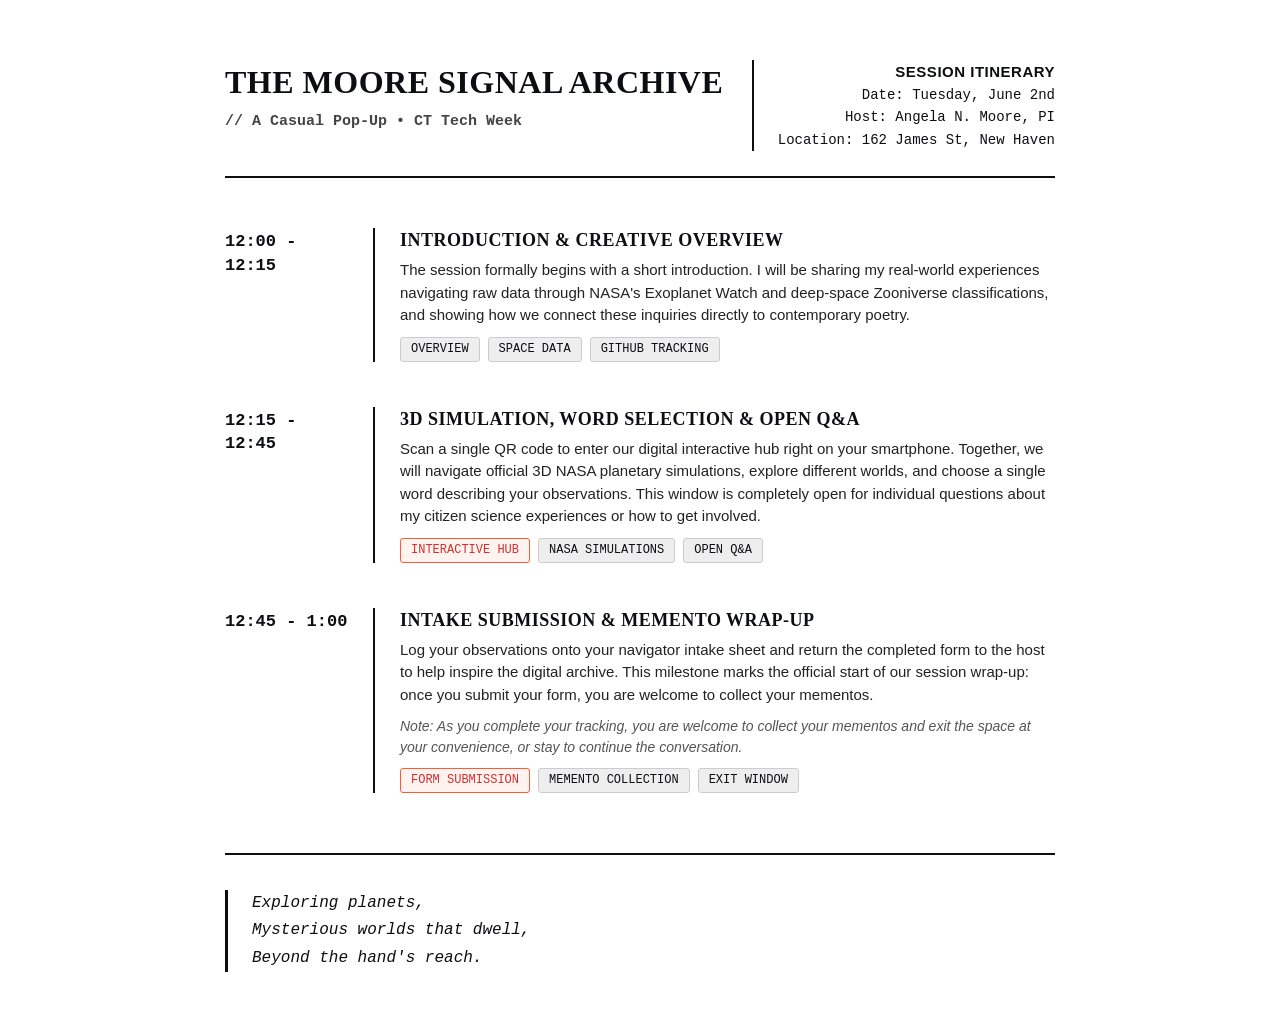
<file: session.html>
<!DOCTYPE html>
<html lang="en">
<head>
    <meta charset="UTF-8">
    <meta name="viewport" content="width=device-width, initial-scale=1.0">
    <title>The Moore Signal Archive - Session Itinerary</title>
    <style>
        :root {
            --space-black: #0D0E12;
            --cosmic-gray: #1E2028;
            --starlight: #F4F5F7;
            --accent-crimson: #FF5A36;
            --muted-text: #8A90A6;
        }

        * {
            box-sizing: border-box;
            margin: 0;
            padding: 0;
        }

        body {
            font-family: 'Segoe UI', Roboto, Helvetica, Arial, sans-serif;
            background-color: white;
            color: var(--space-black);
            line-height: 1.4;
            padding: 20px;
            display: flex;
            justify-content: center;
        }

        .itinerary-card {
            width: 100%;
            max-width: 800px;
            padding: 20px;
            background: white;
            position: relative;
        }

        .frame {
            border: 2px solid var(--space-black);
            padding: 30px;
            height: 100%;
            position: relative;
        }

        header {
            border-bottom: 2px dashed var(--space-black);
            padding-bottom: 20px;
            margin-bottom: 25px;
            display: flex;
            justify-content: space-between;
            align-items: flex-start;
        }

        .title-area h1 {
            font-size: 24px;
            font-weight: 700;
            text-transform: uppercase;
            letter-spacing: 1px;
            margin-bottom: 4px;
        }

        .title-area p {
            font-family: 'Courier New', Courier, monospace;
            font-size: 13px;
            color: #444;
        }

        .meta-box {
            text-align: right;
            font-family: 'Courier New', Courier, monospace;
            font-size: 12px;
            border-left: 2px solid var(--space-black);
            padding-left: 15px;
        }

        .meta-box strong {
            display: block;
            text-transform: uppercase;
            font-family: 'Segoe UI', sans-serif;
            font-size: 13px;
        }

        .timeline {
            margin-bottom: 30px;
        }

        .time-block {
            display: flex;
            margin-bottom: 22px;
            page-break-inside: avoid;
        }

        .time-col {
            font-family: 'Courier New', Courier, monospace;
            font-size: 15px;
            font-weight: bold;
            min-width: 140px;
            border-right: 2px solid var(--space-black);
            padding-right: 15px;
            margin-right: 20px;
            display: flex;
            align-items: flex-start;
            padding-top: 2px;
        }

        .content-col {
            flex-grow: 1;
        }

        .content-col h3 {
            font-size: 16px;
            font-weight: 700;
            text-transform: uppercase;
            margin-bottom: 4px;
        }

        .content-col p {
            font-size: 14px;
            color: #333;
            margin-bottom: 6px;
        }

        .tags {
            display: flex;
            gap: 8px;
        }

        .tag {
            font-family: 'Courier New', Courier, monospace;
            font-size: 11px;
            background: #EEEEEE;
            padding: 2px 8px;
            border: 1px solid #CCC;
            border-radius: 3px;
            text-transform: uppercase;
        }

        .tag.interactive {
            background: #FFF3F0;
            border-color: var(--accent-crimson);
            color: #D32F2F;
        }

        footer {
            border-top: 2px solid var(--space-black);
            padding-top: 20px;
            margin-top: 25px;
            display: flex;
            justify-content: center;
            align-items: center;
        }

        .haiku-box {
            font-family: 'Courier New', Courier, monospace;
            font-style: italic;
            font-size: 14px;
            line-height: 1.6;
            border-left: 3px solid var(--space-black);
            padding-left: 15px;
            max-width: 80%;
            text-align: left;
        }

        @media print {
            body { background: white; color: black; padding: 0; }
            .itinerary-card { padding: 0; width: 100%; max-width: 100%; }
            .tag { background: none !important; border: 1px solid black !important; color: black !important; }
        }
    </style>
</head>
<body>

<div class="itinerary-card" style="max-width: 850px; padding: 40px 10px;">
    <div class="frame" style="border: none; padding: 0;">
        
        <!-- Header Section with Increased Spacing -->
        <header style="border-bottom: 2px solid var(--space-black); padding-bottom: 25px; margin-bottom: 50px; display: flex; justify-content: space-between; align-items: flex-start;">
            <div class="title-area">
                <h1 style="font-family: 'Georgia', serif; font-size: 32px; font-weight: 700; letter-spacing: 0.5px; color: var(--space-black);">The Moore Signal Archive</h1>
                <p style="font-weight: bold; color: #444444; font-family: 'Courier New', Courier, monospace; font-size: 15px; margin-top: 6px;">// A Casual Pop-Up • CT Tech Week</p>
            </div>
            <div class="meta-box" style="border-left: 2px solid var(--space-black); padding-left: 24px; font-size: 14px; line-height: 1.6; font-family: 'Courier New', Courier, monospace;">
                <strong style="font-family: 'Segoe UI', sans-serif; font-size: 15px; letter-spacing: 0.5px;">Session Itinerary</strong>
                Date: Tuesday, June 2nd<br>
                Host: Angela N. Moore, PI<br>
                Location: 162 James St, New Haven
            </div>
        </header>

        <!-- Timeline Section with Expanded Spacing to Fill Page -->
        <div class="timeline" style="margin-bottom: 60px;">
            
            <!-- Block 1: The Briefing -->
            <div class="time-block" style="margin-bottom: 45px; display: flex;">
                <div class="time-col" style="font-family: 'Courier New', Courier, monospace; font-size: 17px; font-weight: bold; min-width: 150px; border-right: 2px solid var(--space-black); padding-right: 20px; margin-right: 25px; padding-top: 2px;">12:00 - 12:15</div>
                <div class="content-col" style="flex-grow: 1;">
                    <h3 style="font-family: 'Georgia', serif; font-size: 18px; font-weight: 700; letter-spacing: 0.5px; margin-bottom: 6px;">Introduction & Creative Overview</h3>
                    <p style="font-size: 15px; color: #222222; line-height: 1.5; margin-bottom: 10px;">The session formally begins with a short introduction. I will be sharing my real-world experiences navigating raw data through NASA's Exoplanet Watch and deep-space Zooniverse classifications, and showing how we connect these inquiries directly to contemporary poetry.</p>
                    <div class="tags" style="display: flex; gap: 8px;">
                        <span class="tag" style="font-family: 'Courier New', monospace; font-size: 12px; background: #EEEEEE; padding: 3px 10px; border: 1px solid #CCC; border-radius: 3px;">Overview</span>
                        <span class="tag" style="font-family: 'Courier New', monospace; font-size: 12px; background: #EEEEEE; padding: 3px 10px; border: 1px solid #CCC; border-radius: 3px;">Space Data</span>
                        <span class="tag" style="font-family: 'Courier New', monospace; font-size: 12px; background: #EEEEEE; padding: 3px 10px; border: 1px solid #CCC; border-radius: 3px;">GitHub Tracking</span>
                    </div>
                </div>
            </div>

            <!-- Block 2: Interactive Exploration & Q&A -->
            <div class="time-block" style="margin-bottom: 45px; display: flex;">
                <div class="time-col" style="font-family: 'Courier New', Courier, monospace; font-size: 17px; font-weight: bold; min-width: 150px; border-right: 2px solid var(--space-black); padding-right: 20px; margin-right: 25px; padding-top: 2px;">12:15 - 12:45</div>
                <div class="content-col" style="flex-grow: 1;">
                    <h3 style="font-family: 'Georgia', serif; font-size: 18px; font-weight: 700; letter-spacing: 0.5px; margin-bottom: 6px;">3D Simulation, Word Selection & Open Q&A</h3>
                    <p style="font-size: 15px; color: #222222; line-height: 1.5; margin-bottom: 10px;">Scan a single QR code to enter our digital interactive hub right on your smartphone. Together, we will navigate official 3D NASA planetary simulations, explore different worlds, and choose a single word describing your observations. This window is completely open for individual questions about my citizen science experiences or how to get involved.</p>
                    <div class="tags" style="display: flex; gap: 8px;">
                        <span class="tag interactive" style="font-family: 'Courier New', monospace; font-size: 12px; background: #FFF3F0; border: 1px solid var(--accent-crimson); color: #D32F2F; padding: 3px 10px; border-radius: 3px;">Interactive Hub</span>
                        <span class="tag" style="font-family: 'Courier New', monospace; font-size: 12px; background: #EEEEEE; padding: 3px 10px; border: 1px solid #CCC; border-radius: 3px;">NASA Simulations</span>
                        <span class="tag" style="font-family: 'Courier New', monospace; font-size: 12px; background: #EEEEEE; padding: 3px 10px; border: 1px solid #CCC; border-radius: 3px;">Open Q&A</span>
                    </div>
                </div>
            </div>

            <!-- Block 3: Intake Submission & Memento Wrap-Up -->
            <div class="time-block" style="margin-bottom: 45px; display: flex;">
                <div class="time-col" style="font-family: 'Courier New', Courier, monospace; font-size: 17px; font-weight: bold; min-width: 150px; border-right: 2px solid var(--space-black); padding-right: 20px; margin-right: 25px; padding-top: 2px;">12:45 - 1:00</div>
                <div class="content-col" style="flex-grow: 1;">
                    <h3 style="font-family: 'Georgia', serif; font-size: 18px; font-weight: 700; letter-spacing: 0.5px; margin-bottom: 6px;">Intake Submission & Memento Wrap-Up</h3>
                    <p style="font-size: 15px; color: #222222; line-height: 1.5; margin-bottom: 10px;">Log your observations onto your navigator intake sheet and return the completed form to the host to help inspire the digital archive. This milestone marks the official start of our session wrap-up: once you submit your form, you are welcome to collect your mementos.</p>
                    <p style="font-style: italic; font-size: 14px; color: #555555; line-height: 1.5; margin-bottom: 10px;">Note: As you complete your tracking, you are welcome to collect your mementos and exit the space at your convenience, or stay to continue the conversation.</p>
                    <div class="tags" style="display: flex; gap: 8px;">
                        <span class="tag interactive" style="font-family: 'Courier New', monospace; font-size: 12px; background: #FFF3F0; border: 1px solid var(--accent-crimson); color: #D32F2F; padding: 3px 10px; border-radius: 3px;">Form Submission</span>
                        <span class="tag" style="font-family: 'Courier New', monospace; font-size: 12px; background: #EEEEEE; padding: 3px 10px; border: 1px solid #CCC; border-radius: 3px;">Memento Collection</span>
                        <span class="tag" style="font-family: 'Courier New', monospace; font-size: 12px; background: #EEEEEE; padding: 3px 10px; border: 1px solid #CCC; border-radius: 3px;">Exit Window</span>
                    </div>
                </div>
            </div>

        </div>

        <!-- Footer Area Expanded Downwards -->
        <footer style="border-top: 2px solid var(--space-black); padding-top: 35px; display: flex; justify-content: flex-start;">
            <div class="haiku-box" style="border-left: 3px solid var(--space-black); padding-left: 24px; font-family: 'Courier New', Courier, monospace; font-style: italic; font-size: 16px; line-height: 1.7; max-width: 100%;">
                Exploring planets,<br>
                Mysterious worlds that dwell,<br>
                Beyond the hand's reach.
            </div>
        </footer>

    </div>
</div>

</body>
</html>
</file>
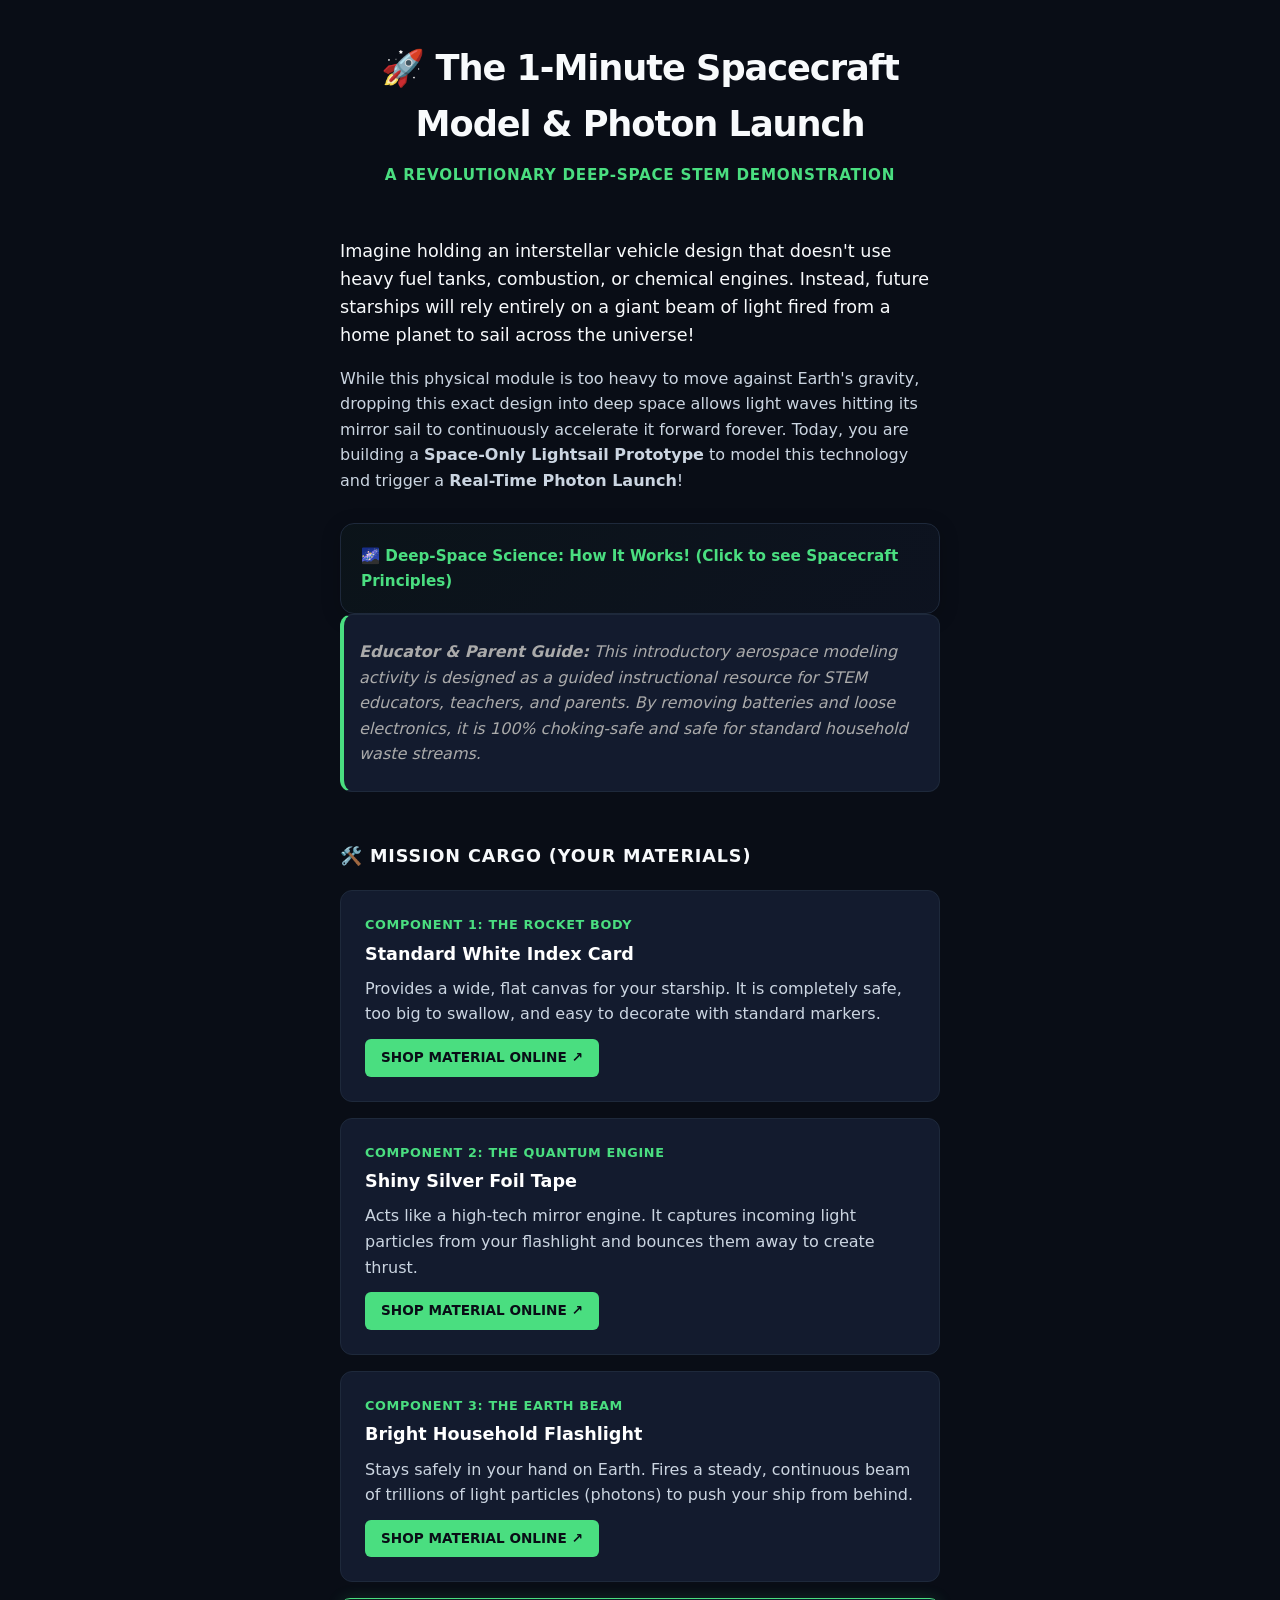
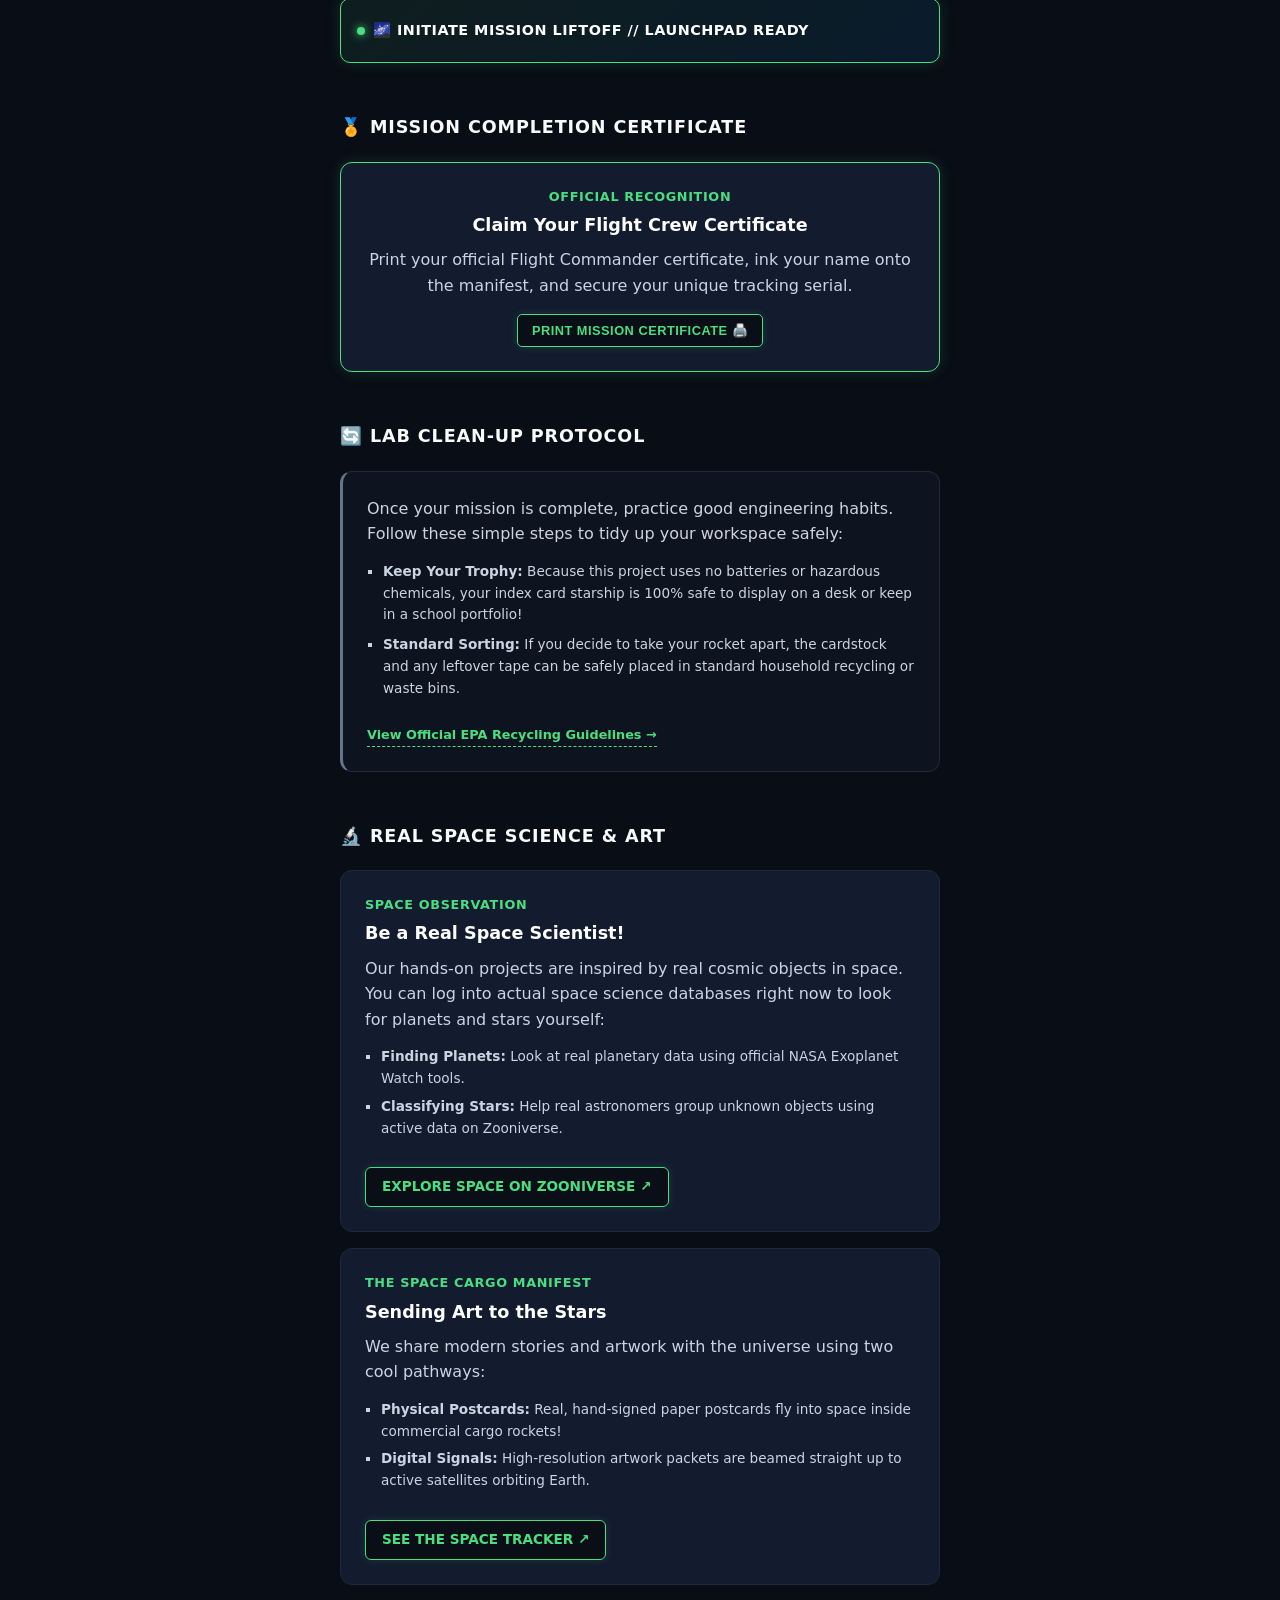
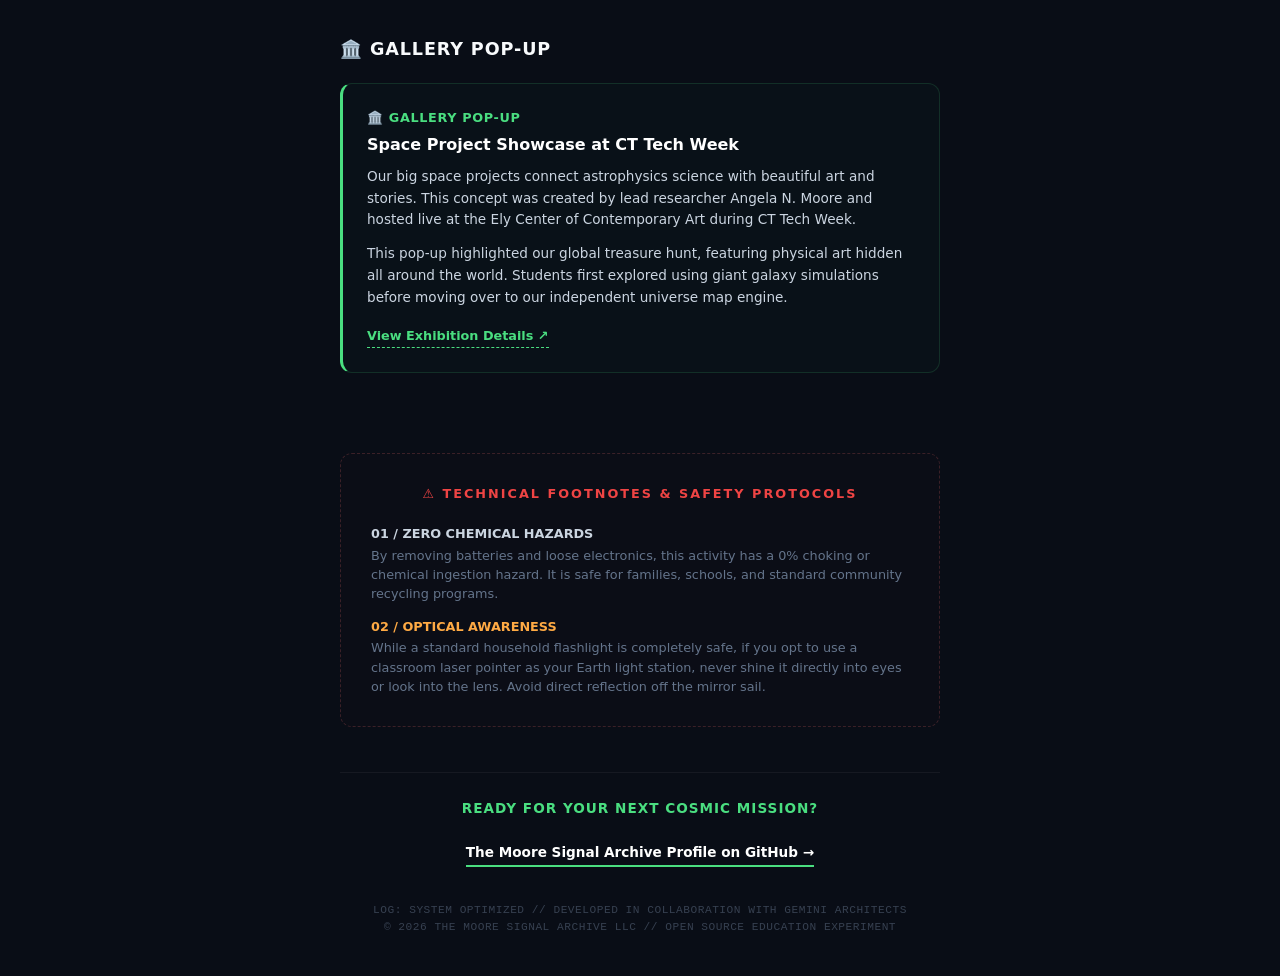
<file: spacecraft.html>
<!DOCTYPE html>
<html lang="en">
<head>
    <meta charset="UTF-8">
    <meta name="viewport" content="width=device-width, initial-scale=1.0">
    <title>The 1-Minute Spacecraft - Easy STEM Project</title>
<style>
    :root {
        --bg: #090d16;--card-bg: #131b2e;--border-color: #1e293b;
        --lab-green: #4ade80;--text-main: #f8fafc;--text-muted: #64748b;--text-body: #cbd5e1;
        --danger-border: rgba(248, 113, 113, 0.2);
    }
    body {
        font-family: system-ui, -apple-system, BlinkMacSystemFont, "Segoe UI", Roboto, sans-serif;
        background-color: var(--bg);color: var(--text-body);line-height: 1.6;margin: 0;padding: 40px 20px;-webkit-font-smoothing: antialiased;
    }
    .container {max-width: 600px;margin: 0 auto;}
    header {text-align: center;margin-bottom: 50px;}
    h1 {font-size: 2.2rem;font-weight: 800;letter-spacing: -0.03em;margin: 0 0 10px 0;color: var(--text-main);}
    .subtitle {font-size: 0.95rem;color: var(--lab-green);text-transform: uppercase;letter-spacing: 0.05em;font-weight: 700;}
    .intro p {font-size: 1.1rem;color: #cbd5e1;margin-bottom: 20px;}
    .section-title {font-size: 1.1rem;font-weight: 700;text-transform: uppercase;letter-spacing: 0.05em;margin-top: 50px;margin-bottom: 20px;color: var(--text-main);}
    .step-block {background-color: var(--card-bg);border: 1px solid var(--border-color);padding: 24px;border-radius: 12px;margin-bottom: 16px;}
    .step-meta {font-size: 0.8rem;font-weight: 700;color: var(--lab-green);text-transform: uppercase;letter-spacing: 0.05em;margin-bottom: 4px;}
    .step-title {font-size: 1.1rem;font-weight: 700;margin-bottom: 8px;color: #fff;}
    .step-text {font-size: 1rem;color: #cbd5e1;margin: 0;}
    .store-link {display: inline-block;background-color: var(--lab-green);color: #090d16;text-decoration: none;font-size: 0.85rem;font-weight: 700;padding: 8px 16px;border-radius: 6px;margin-top: 12px;transition: opacity 0.2s ease;}
    .store-link:hover {opacity: 0.9;}
    .research-link {display: inline-block;color: var(--lab-green);text-decoration: none;font-size: 0.9rem;font-weight: 600;margin-top: 10px;border-bottom: 1px dashed var(--lab-green);transition: border-color 0.2s ease;}
    .research-link:hover {border-bottom-style: solid;}
    .matrix-box {background-color: #020617;border: 1px dashed var(--border-color);padding: 20px;border-radius: 8px;font-family: ui-monospace, monospace;font-size: 0.9rem;color: var(--lab-green);text-align: center;margin: 20px 0;line-height: 1.8;}
    .timeline {border-left: 2px solid var(--border-color);padding-left: 20px;margin-left: 10px;margin-top: 20px;}
    .timeline-item {margin-bottom: 15px;position: relative;}
    .timeline-time {font-weight: 700;color: var(--lab-green);margin-right: 6px;}
    .safety-section {margin-top: 80px;border: 1px dashed var(--danger-border);background-color: rgba(248, 113, 113, 0.01);padding: 30px;border-radius: 12px;}
    .safety-title {font-size: 0.8rem;color: #ef4444;text-transform: uppercase;letter-spacing: 0.1em;font-weight: 700;margin-bottom: 20px;text-align: center;}
    .safety-text {font-size: 0.8rem;color: var(--text-muted);margin-bottom: 12px;line-height: 1.5;}
    .safety-text:last-child {margin-bottom: 0;}
    .safety-text strong {color: #abaeb3;}
    .main-footer {text-align: center;margin-top: 80px;padding-top: 30px;border-top: 1px dashed var(--border-color);}
    .archive-btn {display: inline-block;margin-top: 10px;font-size: 1.1rem;color: #fff;text-decoration: none;border-bottom: 2px solid var(--lab-green);padding-bottom: 2px;}
</style>
</head>
<body>
    <div class="container">
        <header>
            <h1>🚀 The 1-Minute Spacecraft Model & Photon Launch</h1>
            <div class="subtitle">A Revolutionary Deep-Space STEM Demonstration</div>
        </header>

<section class="intro">
    <p style="font-size: 1.1rem; line-height: 1.6; color: var(--text-main); margin-bottom: 16px;">
        Imagine holding an interstellar vehicle design that doesn't use heavy fuel tanks, combustion, or chemical engines. Instead, future starships will rely entirely on a giant beam of light fired from a home planet to sail across the universe!
    </p>
    
    <p style="font-size: 1rem; line-height: 1.6; color: var(--text-body); margin-top: 0;">
        While this physical module is too heavy to move against Earth's gravity, dropping this exact design into deep space allows light waves hitting its mirror sail to continuously accelerate it forward forever. Today, you are building a <strong>Space-Only Lightsail Prototype</strong> to model this technology and trigger a <strong>Real-Time Photon Launch</strong>!
    </p>
</section>      
            <!-- THE CRITIC-PROOF DEEP-SPACE SCIENCE BLOCK -->
            <details style="background: linear-gradient(135deg, rgba(74, 222, 128, 0.03) 0%, rgba(19, 27, 46, 0.4) 100%); border: 1px solid var(--border-color); padding: 20px; border-radius: 14px; margin-top: 30px; cursor: pointer; box-shadow: 0 4px 20px rgba(0,0,0,0.2);">
                <summary style="font-size: 0.95rem; font-weight: 700; color: var(--lab-green); list-style: none; display: flex; align-items: center; gap: 8px; outline: none; user-select: none;">
                    🌌 Deep-Space Science: How It Works! (Click to see Spacecraft Principles)
                </summary>
                <div style="margin-top: 18px; font-size: 0.95rem; color: var(--text-body); cursor: default; line-height: 1.6; border-top: 1px solid rgba(255,255,255,0.05); padding-top: 18px;">
                    <p style="margin: 0 0 16px 0; color: var(--text-muted); font-style: italic; border-left: 3px solid var(--lab-green); padding-left: 14px; font-size: 0.9rem; line-height: 1.5;">
                        "A spacecraft is a machine designed to be put into space. They can be used for observing the Earth, communication, navigation and space exploration." — European Space Agency
                    </p>
                    <p style="margin-bottom: 14px; color: #fff; font-weight: 500;">According to aerospace science, lightsail propulsion relies strictly on directional momentum transfer. Here is how our battery-free system beautifully fulfills those laws:</p>
                    <ul style="padding-left: 20px; margin: 0; list-style-type: square;">
                        <li style="margin-bottom: 10px;"><strong>Action & Reaction:</strong> Light particles (photons) carry authentic physical momentum. When an external light beam strikes your lightsail, that momentum is transferred directly to the vehicle. This interaction creates a real kinetic reaction force that pushes your spacecraft forward (Newton's Third Law).</li>
                        <li style="margin-bottom: 10px;"><strong>Propellantless Propulsion</strong> Because a lightsail starship does not need to carry heavy chemical engines or heavy batteries, it stays incredibly lightweight. This allows the gentle, continuous pressure of steady light waves to efficiently accelerate the vehicle across the cosmos.</li>
                        <li style="margin-bottom: 16px;"><strong>Inertial Lifespan Validation:</strong> Even after the ground-based light beam turns off, this vehicle permanently keeps its speed. Because deep space has no air friction to slow it down, any velocity achieved during the beam's push is locked in permanently (Newton's First Law)—allowing your starship to glide forward through the universe forever.</li>
                    </ul>

                     <!-- RESEARCH VERIFICATION ACTIONS -->
                    <div style="display: flex; flex-direction: column; gap: 10px; margin-top: 16px; padding-top: 12px; border-top: 1px solid rgba(255,255,255,0.08); background: #020617; padding: 12px; border-radius: 6px;">
                        
<div style="display: flex; align-items: center; gap: 8px;">
    <span style="font-size: 1rem;">🚀</span>
    <a class="research-link" href="https://www.esa.int/kids/en/learn/Technology/Spacecraft/All_shapes_and_sizes" target="_blank" style="color: var(--lab-green); text-decoration: none; font-weight: 800; font-size: 0.8rem; text-transform: uppercase; letter-spacing: 0.5px;">
        ESA SPACECRAFT GUIDE ↗
    </a>
</div>

<div style="display: flex; align-items: center; gap: 8px;">
    <span style="font-size: 1rem;">🏫</span>
    <a class="research-link" href="https://thekidshouldseethis.com/post/can-you-push-a-spacecraft-with-light-physics-girl" target="_blank" style="color: var(--lab-green); text-decoration: none; font-weight: 800; font-size: 0.8rem; text-transform: uppercase; letter-spacing: 0.5px;">
        MIT PHYSICS GIRL DEMO ↗
    </a>
</div>

                        
                        <!-- CLEANED & RESPONSIVE ATTRIBUTION WRAPPER -->
                        <div style="margin-top: 6px; padding-top: 10px; border-top: 1px dashed rgba(255,255,255,0.05);">
                            <span style="display: block; font-size: 0.7rem; color: var(--text-muted); font-family: monospace; line-height: 1.4; letter-spacing: 0.2px;">
                                <span style="background: rgba(74, 222, 128, 0.08); color: var(--lab-green); padding: 1px 4px; border-radius: 3px; font-weight: 700; border: 1px solid rgba(74, 222, 128, 0.15); margin-right: 4px;">CC BY 4.0</span> 
                                PROPERTY OF: THE MOORE SIGNAL ARCHIVE LLC • CONCEIVED BY ANGELA N. MOORE • GEMINI AI COLLABORATORS
                            </span>
                        </div>
                        
                    </div>

                </div>
            </details>
        </section>

        <!-- AUDIENCE & LEADERSHIP NOTE -->
        <section>
            <div class="step-block" style="border-left: 4px solid var(--lab-green); padding-left: 15px; margin-bottom: 25px;">
                <p class="step-text" style="font-style: italic; color: #aaa;">
                    <strong>Educator & Parent Guide:</strong> This introductory aerospace modeling activity is designed as a guided instructional resource for STEM educators, teachers, and parents. By removing batteries and loose electronics, it is 100% choking-safe and safe for standard household waste streams.
                </p>
            </div>
        </section>



        <!-- SECTION 3: ASSEMBLY PROTOCOL -->
        <!-- MATERIALS MANIFEST (SIMPLIFIED FOR BUSY ADULTS) -->
        <section>
            <h2 class="section-title">🛠️ Mission Cargo (Your Materials)</h2>
            <div class="step-block">
                <div class="step-meta">Component 1: The Rocket Body</div>
                <div class="step-title">Standard White Index Card</div>
                <p class="step-text">Provides a wide, flat canvas for your starship. It is completely safe, too big to swallow, and easy to decorate with standard markers.</p>
                <a class="store-link" href="https://amazon.com" target="_blank" style="color: #090d16 !important; font-weight: 800; text-transform: uppercase;">Shop Material Online ↗</a>
            </div>
            <div class="step-block">
                <div class="step-meta">Component 2: The Quantum Engine</div>
                <div class="step-title">Shiny Silver Foil Tape</div>
                <p class="step-text">Acts like a high-tech mirror engine. It captures incoming light particles from your flashlight and bounces them away to create thrust.</p>
                <a class="store-link" href="https://amazon.com" target="_blank" style="color: #090d16 !important; font-weight: 800; text-transform: uppercase;">Shop Material Online ↗</a>
            </div>
            <div class="step-block">
                <div class="step-meta">Component 3: The Earth Beam</div>
                <div class="step-title">Bright Household Flashlight</div>
                <p class="step-text">Stays safely in your hand on Earth. Fires a steady, continuous beam of trillions of light particles (photons) to push your ship from behind.</p>
                <a class="store-link" href="https://amazon.com" target="_blank" style="color: #090d16 !important; font-weight: 800; text-transform: uppercase;">Shop Material Online ↗</a>
            </div>
        </section>

        <!-- HIGH-ENERGY NEON TACTICAL LAUNCH CONSOLE -->
        <details style="background: linear-gradient(135deg, rgba(74, 222, 128, 0.08) 0%, rgba(11, 60, 93, 0.3) 100%); border: 1px solid var(--lab-green); padding: 16px; border-radius: 10px; margin: 15px 0; cursor: pointer; box-shadow: 0 0 15px rgba(74, 222, 128, 0.15); transition: all 0.3s ease;">
            <summary style="font-size: 0.9rem; font-weight: 800; color: #fff; list-style: none; display: flex; align-items: center; gap: 8px; outline: none; user-select: none; letter-spacing: 0.5px; text-transform: uppercase; padding: 4px 0;">
                <span style="display: inline-block; width: 8px; height: 8px; background-color: var(--lab-green); border-radius: 50%; box-shadow: 0 0 8px var(--lab-green); animation: pulse 1.5s infinite;"></span>
                🌌 INITIATE MISSION LIFTOFF // LAUNCHPAD READY
            </summary>
            
            <div class="step-block" style="margin-top: 16px; border-top: 1px solid rgba(74, 222, 128, 0.15); padding-top: 16px; cursor: default;">
                
                <!-- WARNING SIDEBAR -->
                <div style="background: rgba(255, 77, 77, 0.03); border: 1px solid rgba(255, 77, 77, 0.2); border-left: 4px solid #ff4d4d; padding: 12px 14px; border-radius: 6px; margin-bottom: 12px; box-shadow: 0 0 10px rgba(255, 77, 77, 0.05);">
                    <p class="step-text" style="margin: 0; font-size: 0.75rem; font-weight: 900; color: #ff4d4d; letter-spacing: 1px; text-transform: uppercase; text-shadow: 0 0 4px rgba(255, 77, 77, 0.2);">
                        ⚠️ LAUNCHPAD SAFETY BRIEFING
                    </p>
                    <p class="step-text" style="margin: 4px 0 0 0; font-size: 0.85rem; color: #fff; line-height: 1.5; font-weight: 700;">
                        Keep the rocket body flat while building. If you upgrade your Earth Laser Array to a standard classroom laser pointer, never look directly into the lens or aim it at anyone's eyes.
                    </p>
                </div>

                <!-- THE KID-INSPIRED PRE-FLIGHT KINDNESS DIRECTIVE -->
                <div style="background: rgba(74, 222, 128, 0.02); border: 1px solid rgba(74, 222, 128, 0.15); border-left: 4px solid var(--lab-green); padding: 12px 14px; border-radius: 6px; margin-bottom: 16px; box-shadow: 0 0 10px rgba(74, 222, 128, 0.05);">
                    <p class="step-text" style="margin: 0; font-size: 0.75rem; font-weight: 900; color: var(--lab-green); letter-spacing: 1px; text-transform: uppercase; text-shadow: 0 0 4px rgba(74, 222, 128, 0.2);">
                        🌱 PRE-FLIGHT MISSION: SHARE THE ENERGY
                    </p>
                    <p class="step-text" style="margin: 4px 0 0 0; font-size: 0.85rem; color: #fff; line-height: 1.5; font-weight: 700;">
                        True space exploration is built to help humanity look forward. Before initiating your final launch countdown, pay your rocket's photon energy forward by doing one quiet favor or sharing a kind word with a friend or family member on Earth today.
                    </p>
                </div>

                <!-- THE CINEMATIC COUNTDOWN HUD BANNER WITH INTEGRATED GLOW TARGET -->
                <div style="background: rgba(9, 13, 22, 0.7); border: 1px dashed var(--lab-green); border-radius: 8px; padding: 16px 12px; text-align: center; margin: 20px 0; box-shadow: inset 0 0 10px rgba(74, 222, 128, 0.05);">
                    
                    <!-- PHYSICAL GLOW TARGET FOR THROWIES -->
                    <div style="width: 32px; height: 32px; border: 1.5px dashed var(--lab-green); border-radius: 50%; margin: 0 auto 10px auto; display: flex; align-items: center; justify-content: center; box-shadow: 0 0 12px rgba(74, 222, 128, 0.3); animation: pulse 2s infinite;">
                        <div style="width: 6px; height: 6px; background: var(--lab-green); border-radius: 50%; box-shadow: 0 0 6px var(--lab-green);"></div>
                    </div>

                    <div style="font-size: 0.7rem; color: var(--lab-green); font-family: monospace; letter-spacing: 2px; text-transform: uppercase; margin-bottom: 4px;">Photon Sail Core Ignition</div>
                    <div style="font-size: 1.05rem; font-weight: 900; color: #fff; letter-spacing: 0.5px; text-transform: uppercase; line-height: 1.3;">
                        COUNTDOWN: THREE... TWO... ONE... <span style="color: var(--lab-green); text-shadow: 0 0 8px var(--lab-green); font-size: 1.15rem; display: inline-block;">LIFTOFF!</span>
                    </div>
                    <div style="font-size: 0.8rem; color: #cbd5e1; margin-top: 8px; font-style: italic; line-height: 1.5;">
                        You aim your light beam dead-center at the shiny silver sail. The light instantly bounces away, sending reflected photons tearing through the night sky and screaming into the cosmic void forever.
                    </div>
                </div>

                <div class="step-title" style="font-size: 0.9rem; font-weight: 800; margin-top: 20px; margin-bottom: 12px; color: var(--lab-green); letter-spacing: 0.5px; text-transform: uppercase;">⏱️ REAL-TIME PHOTON FLIGHT PROFILE:</div>
                
                <div class="timeline">
                    <!-- THE HERO LUNAR INTERCEPT STEP -->

                    <div class="timeline-item" style="border-left: 1.5px dashed var(--lab-green); padding-left: 12px; margin-bottom: 20px;">
                        <span class="timeline-time" style="color: #fff; font-weight: 800; background: rgba(74, 222, 128, 0.15); padding: 2px 5px; border-radius: 3px; font-size: 0.75rem;">T + 1.3 SECONDS:</span> 
                        <div style="margin-top: 6px; color: #fff; font-size: 0.85rem; line-height: 1.5;">
                            <strong style="color: #fff;">PASSING THE MOON.</strong> Traveling at 186,000 miles per second, the very front edge of your bouncing light stream flies past the Moon and zooms out into deep space.
                        </div>
                        
                        <span style="display: block; font-size: 0.8rem; color: #cbd5e1; margin-top: 10px; line-height: 1.5; border-left: 2px solid var(--lab-green); padding-left: 10px; background: rgba(74, 222, 128, 0.01); padding-top: 4px; padding-bottom: 4px;">
                            <code style="background: rgba(74, 222, 128, 0.1); color: var(--lab-green); padding: 1px 4px; border-radius: 2px; font-size: 0.68rem; font-weight: 800; font-family: monospace; text-transform: uppercase; letter-spacing: 0.5px; margin-right: 4px;">SPACE FACT:</code>Because the physical space between Earth and the Moon is an identical geometric gap, a light beam takes approximately 1.3 seconds to cross it—whether blasting outbound from Earth's surface or traveling inbound from the Moon to our eyes.
                        </span>
                        
                        <!-- NEW COMPACT DROPDOWN RESOURCES DRAWER -->
                        <details style="margin-top: 14px; cursor: pointer; outline: none; user-select: none;">
                            <summary style="display: inline-flex; align-items: center; gap: 6px; padding: 6px 12px; font-size: 0.75rem; color: var(--lab-green) !important; background: rgba(9, 13, 22, 0.9); border: 1px solid var(--lab-green); font-weight: 800; text-transform: uppercase; border-radius: 5px; box-shadow: 0 0 10px rgba(74, 222, 128, 0.15); list-style: none;">
                                🎬 WATCH REAL SPACE VIDEO [ + ]
                            </summary>
                            
                            <!-- SOLID LOW-STRAIN PANEL REVEALED ON CLICK -->
                            <div style="margin-top: 10px; padding: 12px; border: 1px solid var(--border-color); border-radius: 6px; background: #020617; display: flex; flex-direction: column; gap: 10px; cursor: default;">
                                
                                                        <!-- UPDATED MOON-TO-EARTH TIMELINE LINK -->
<a class="store-link" href="https://www.youtube.com/shorts/FfGgImLjW4Q" target="_blank" style="margin: 0; padding: 10px; font-size: 0.72rem; color: var(--lab-green) !important; background: #090d16; border: 1px solid var(--lab-green); font-weight: 800; text-transform: uppercase; text-decoration: none; border-radius: 4px; display: flex; flex-direction: column; gap: 4px; text-align: left;">
    <div style="display: flex; justify-content: space-between; align-items: center; width: 100%;">
        <span style="color: #fff; letter-spacing: 0.5px;">📡 COSMIC TIMELINE: THE 1.3-SECOND LUNAR GAP</span>
        <span style="opacity: 0.6; font-family: monospace; font-size: 0.65rem;">SEE VIDEO &rarr;</span>
    </div>
    <span style="color: var(--text-muted); font-size: 0.68rem; text-transform: none; font-weight: 500; font-family: monospace; line-height: 1.4; letter-spacing: 0;">
        Visualize how a photon traveling at 186,000 miles per second crosses the vast geometric distance between the Moon and Earth in the blink of an eye.
    </span>
</a>
                                
                                
                            </div>
                        </details>
                    </div>
                    
                    <!-- THE INTERSTELLAR CRUISE STEP -->
                    <div class="timeline-item" style="border-left: 1.5px solid rgba(100, 116, 139, 0.2); padding-left: 12px;">
                        <span class="timeline-time" style="color: #64748b; font-weight: 800; background: rgba(100, 116, 139, 0.08); padding: 2px 5px; border-radius: 3px; font-size: 0.75rem;">T + A FEW YEARS:</span> 
                        <div style="margin-top: 6px; color: #cbd5e1; font-size: 0.85rem; line-height: 1.5;">
                            <strong style="color: #cbd5e1;">DEEP SPACE CRUISE.</strong> Your original light particles scatter outward past the nearest stars, coasting through the universe individually at the absolute speed limit of nature.
                        </div>
                    </div>
                </div>

                <p class="step-text" style="margin-top: 24px; margin-bottom: 6px; font-weight: 800; color: #fff; text-transform: uppercase; letter-spacing: 0.5px; font-size: 0.85rem;">🪐 ARTISTIC 3D MAP & EXPLORATION:</p>
                <p class="step-text" style="margin-bottom: 14px; color: #cbd5e1; font-size: 0.85rem; line-height: 1.5;">Want to see where your light waves are traveling? Open our interactive map to explore deep space. Every time you click on a new target, a random 3D space scene and a unique handwritten poem will pop up together!</p>
                <a class="store-link" href="https://cyber-chic.github.io/cosmos/universe" target="_blank" style="display: inline-block; padding: 10px 16px; font-weight: 800; color: var(--lab-green); background: rgba(9, 13, 22, 0.9); text-decoration: none; border: 1.5px solid var(--lab-green); border-radius: 5px; box-shadow: 0 0 15px rgba(74, 222, 128, 0.2); text-transform: uppercase; font-size: 0.8rem; letter-spacing: 0.5px;">LAUNCH 3D GALAXY MAP & POETRY LOOKUP →</a>
            </div>
        </details>




        <!-- SECTION 5: DIGITAL FLIGHT COMMANDER CERTIFICATE MODULE -->
        <section>
            <h2 class="section-title">🏅 Mission Completion Certificate</h2>
            <div class="step-block" style="text-align: center; border: 1.5px solid var(--lab-green); box-shadow: 0 0 15px rgba(74, 222, 128, 0.15);">
                <div class="step-meta">Official Recognition</div>
                <div class="step-title">Claim Your Flight Crew Certificate</div>
                <p class="step-text" style="margin-bottom: 16px;">Print your official Flight Commander certificate, ink your name onto the manifest, and secure your unique tracking serial.</p>
                
                <!-- COMFORTABLE GLOW-BORDER BUTTON -->
                <button onclick="printBlankCertificate()" style="display: inline-flex; align-items: center; gap: 8px; background: rgba(9, 13, 22, 0.9); color: var(--lab-green) !important; border: 1.5px solid var(--lab-green); font-size: 0.8rem; font-weight: 800; padding: 8px 14px; border-radius: 5px; cursor: pointer; text-transform: uppercase; letter-spacing: 0.5px; box-shadow: 0 0 10px rgba(74, 222, 128, 0.15);">
                    Print Mission Certificate 🖨️
                </button>
            </div>

            <!-- HIDDEN PRINT AREA CONTAINER -->
            <div id="print-area" style="display: none;">
                <div style="width: 100%; max-width: 800px; min-height: 550px; display: flex; flex-direction: column; border: 4px solid var(--lab-green); background-color: #090d16; color: #cbd5e1; font-family: monospace; padding: 30px; box-sizing: border-box; text-align: center; position: relative; margin: 0 auto; box-shadow: 0 0 30px rgba(74, 222, 128, 0.2);">
                    <div style="border: 1px dashed rgba(74, 222, 128, 0.3); flex: 1; display: flex; flex-direction: column; justify-content: space-between; box-sizing: border-box; padding: 25px; position: relative;">
                        <div style="position: absolute; top: 10px; left: 10px; color: var(--lab-green); font-size: 1rem;">[+]</div>
                        <div style="position: absolute; top: 10px; right: 10px; color: var(--lab-green); font-size: 1rem;">[+]</div>
                        <div style="position: absolute; bottom: 10px; left: 10px; color: var(--lab-green); font-size: 1rem;">[+]</div>
                        <div style="position: absolute; bottom: 10px; right: 10px; color: var(--lab-green); font-size: 1rem;">[+]</div>
                        <div id="cert-serial" style="position: absolute; top: 12px; right: 30px; color: var(--text-muted); font-size: 0.7rem; letter-spacing: 1px;">SERIAL: TMSA-XXXXXX</div>
                        <div>
                            <div style="color: var(--lab-green); font-weight: bold; letter-spacing: 4px; font-size: 0.8rem; margin-bottom: 15px;">THE MOORE SIGNAL ARCHIVE // FLIGHT OPERATIONS</div>
                            <h1 style="color: #fff; font-size: 1.8rem; margin: 8px 0; font-family: sans-serif; font-weight: 800; letter-spacing: -0.5px; text-transform: uppercase;">Certificate of Orbital Commencement</h1>
                            <p style="color: var(--text-muted); font-size: 0.8rem; margin-bottom: 20px; letter-spacing: 0.5px;">THIS OFFICIALLY CERTIFIES THAT THE CANDIDATE HAS INITIATED A TERRESTRIAL-TO-ORBITAL PHOTON STREAM</p>
                            <div style="font-size: 0.95rem; color: #cbd5e1; margin-bottom: 15px;">FLIGHT COMMANDER RANK CONFERRED UPON:</div>
                            <div style="width: 70%; max-width: 400px; border-bottom: 1.5px dashed var(--lab-green); margin: 0 auto 8px auto; height: 30px;"></div>
                            <div style="font-size: 0.7rem; color: var(--text-muted); letter-spacing: 2px; text-transform: uppercase; margin-bottom: 12px;">[ SIGNATURE RECORD OVER MANIFEST LINE ]</div>
                            <p style="font-size: 0.8rem; line-height: 1.6; max-width: 540px; margin: 12px auto; color: #cbd5e1;">
    For successfully assembling a solid-state 1-Minute Lightsail Spacecraft, initiating core simulation, and harnessing millions of light particles to launch across the cosmos.
</p>
                        </div>
                        <div style="margin-top: 20px; display: flex; justify-content: space-between; align-items: flex-end; padding: 0 5px;">
                            <div style="text-align: left; border-top: 1px solid var(--border-color); width: 150px; padding-top: 6px; font-size: 0.75rem; color: var(--text-muted);"><strong>MISSION SECTOR:</strong><br>Earth / Space</div>
                            <div style="display: flex; flex-direction: column; align-items: center; gap: 6px;">
                                <div style="width: 45px; height: 45px; border: 1.5px solid var(--lab-green); padding: 2px; display: grid; grid-template-columns: repeat(3, 1fr); gap: 2px; background: #020617; box-sizing: border-box;">
                                    <div style="background: var(--lab-green);"></div><div></div><div style="background: var(--lab-green);"></div>
                                    <div></div><div style="background: var(--lab-green);"></div><div></div>
                                    <div style="background: var(--lab-green);"></div><div></div><div style="background: var(--lab-green);"></div>
                                </div>
                                <span style="font-size: 0.6rem; color: var(--lab-green); letter-spacing: 1px;">[ APPROVED ]</span>
                            </div>
                            <div style="text-align: right; border-top: 1px solid var(--border-color); width: 150px; padding-top: 6px; font-size: 0.75rem; color: var(--text-muted);"><strong>MISSION CENTER:</strong><br>The Moore Signal Archive</div>
                        </div>
                    </div>
                </div>
            </div>
        </section>

           <!-- SECTION 6: CLEAN LAB ECO-DECOMMISSIONING (RECYCLING BLOCK) -->
        <section>
            <h2 class="section-title">🔄 Lab Clean-Up Protocol</h2>
            <div class="step-block" style="border-left: 3px solid var(--text-muted); background-color: rgba(30, 41, 59, 0.25);">
                <p class="step-text" style="margin-bottom: 14px;">Once your mission is complete, practice good engineering habits. Follow these simple steps to tidy up your workspace safely:</p>
                
                <ul style="padding-left: 16px; margin: 0 0 16px 0; list-style-type: square; font-size: 0.85rem; line-height: 1.6; color: var(--text-body);">
                    <li style="margin-bottom: 8px;"><strong>Keep Your Trophy:</strong> Because this project uses no batteries or hazardous chemicals, your index card starship is 100% safe to display on a desk or keep in a school portfolio!</li>
                    <li style="margin-bottom: 8px;"><strong>Standard Sorting:</strong> If you decide to take your rocket apart, the cardstock and any leftover tape can be safely placed in standard household recycling or waste bins.</li>
                </ul>
                
                <a class="research-link" href="https://epa.gov" target="_blank" style="font-weight: 700; font-size: 0.8rem;">View Official EPA Recycling Guidelines →</a>
            </div>
        </section>


        <!-- SECTION 5: CITIZEN SCIENCE & GALLERY POP-UP -->
        <section>
            <h2 class="section-title">🔬 Real Space Science & Art</h2>
            <div class="step-block">
                <div class="step-meta">Space Observation</div>
                <div class="step-title">Be a Real Space Scientist!</div>
                <p class="step-text" style="margin-bottom: 14px;">Our hands-on projects are inspired by real cosmic objects in space. You can log into actual space science databases right now to look for planets and stars yourself:</p>
                
                <!-- BROKEN UP BULLET POINT LIST FOR MAXIMUM SCANNING -->
                <ul style="padding-left: 16px; margin: 0 0 16px 0; list-style-type: square; font-size: 0.85rem; line-height: 1.6; color: var(--text-body);">
                    <li style="margin-bottom: 6px;"><strong>Finding Planets:</strong> Look at real planetary data using official NASA Exoplanet Watch tools.</li>
                    <li style="margin-bottom: 6px;"><strong>Classifying Stars:</strong> Help real astronomers group unknown objects using active data on Zooniverse.</li>
                </ul>

                <!-- EYE-STRAIN-FREE COMPACT BUTTON -->
                <a class="store-link" href="https://www.zooniverse.org/projects?discipline=astronomy" target="_blank" style="color: var(--lab-green) !important; background: rgba(9, 13, 22, 0.9); border: 1.5px solid var(--lab-green); font-weight: 800; text-transform: uppercase; box-shadow: 0 0 10px rgba(74, 222, 128, 0.15);">Explore Space on Zooniverse ↗</a>
            </div>
            
            <div class="step-block">
                <div class="step-meta">The Space Cargo Manifest</div>
                <div class="step-title">Sending Art to the Stars</div>
                <p class="step-text" style="margin-bottom: 14px;">We share modern stories and artwork with the universe using two cool pathways:</p>
                
                <ul style="padding-left: 16px; margin: 0 0 16px 0; list-style-type: square; font-size: 0.85rem; line-height: 1.6; color: var(--text-body);">
                    <li style="margin-bottom: 6px;"><strong>Physical Postcards:</strong> Real, hand-signed paper postcards fly into space inside commercial cargo rockets!</li>
                    <li style="margin-bottom: 6px;"><strong>Digital Signals:</strong> High-resolution artwork packets are beamed straight up to active satellites orbiting Earth.</li>
                </ul>

                <!-- EYE-STRAIN-FREE COMPACT BUTTON -->
                <a class="store-link" href="https://www.geocaching.com/track/details.aspx?tracker=TBB2WKZ" target="_blank" style="color: var(--lab-green) !important; background: rgba(9, 13, 22, 0.9); border: 1.5px solid var(--lab-green); font-weight: 800; text-transform: uppercase; box-shadow: 0 0 10px rgba(74, 222, 128, 0.15);">See the Space Tracker ↗</a>
            </div>

            <h2 class="section-title">🏛️ Gallery Pop-Up</h2>
            <!-- 🎨 CT TECH WEEK EXHIBITION BADGE -->
            <div class="step-block" style="text-align: left; background-color: rgba(74, 222, 128, 0.02); border-color: rgba(74, 222, 128, 0.15); border-left: 3px solid var(--lab-green);">
                <div class="step-meta" style="color: var(--lab-green);">🏛️ GALLERY POP-UP</div>
                <div class="step-title" style="font-size: 1rem; color: #fff; margin-top: 4px; font-weight: 800;">Space Project Showcase at CT Tech Week</div>
                
                <p class="step-text" style="font-size: 0.85rem; margin-top: 6px; margin-bottom: 12px; color: var(--text-body);">Our big space projects connect astrophysics science with beautiful art and stories. This concept was created by lead researcher Angela N. Moore and hosted live at the Ely Center of Contemporary Art during CT Tech Week.</p>
                <p class="step-text" style="font-size: 0.85rem; margin-bottom: 14px; color: var(--text-body);">This pop-up highlighted our global treasure hunt, featuring physical art hidden all around the world. Students first explored using giant galaxy simulations before moving over to our independent universe map engine.</p>
                
                <a class="research-link" href="https://luma.com/q0lm15pz" style="margin-top: 0; font-size: 0.8rem; font-weight: 700;">View Exhibition Details ↗</a>
            </div>
        </section>

      <!-- CRITICAL LIGHT PROTOCOLS -->
<section class="safety-section">
    <div class="safety-title" style="font-weight: 800; letter-spacing: 2px;">⚠️ TECHNICAL FOOTNOTES & SAFETY PROTOCOLS</div>
    
    <div style="display: flex; flex-direction: column; gap: 14px; margin-top: 10px;">
        <p class="safety-text" style="margin: 0;">
            <strong style="color: #cbd5e1; display: block; font-size: 0.8rem; text-transform: uppercase; margin-bottom: 2px;">01 / Zero Chemical Hazards</strong> 
            By removing batteries and loose electronics, this activity has a 0% choking or chemical ingestion hazard. It is safe for families, schools, and standard community recycling programs.
        </p>
        
        <p class="safety-text" style="margin: 0;">
            <strong style="color: #ffaa44; display: block; font-size: 0.8rem; text-transform: uppercase; margin-bottom: 2px;">02 / Optical Awareness</strong> 
            While a standard household flashlight is completely safe, if you opt to use a classroom laser pointer as your Earth light station, never shine it directly into eyes or look into the lens. Avoid direct reflection off the mirror sail.
        </p>
    </div>
</section>

<!-- FOOTER & COLLABORATION LOG -->
        <footer class="main-footer" style="margin-top: 45px; padding-top: 25px; border-top: 1px solid rgba(255,255,255,0.05); text-align: center;">
            <div class="subtitle" style="margin-bottom: 12px; font-weight: 800; font-size: 0.85rem; letter-spacing: 1px;">READY FOR YOUR NEXT COSMIC MISSION?</div>
            <a href="https://github.com/cyber-chic" class="archive-btn" target="_blank" style="font-size: 0.85rem; font-weight: 700;">The Moore Signal Archive Profile on GitHub →</a>
            
            <!-- AI COLLABORATION NOTATION -->
            <div class="studio-log" style="margin-top: 35px; font-family: monospace; font-size: 0.7rem; color: var(--text-muted); opacity: 0.5; letter-spacing: 0.5px; line-height: 1.5;">
                LOG: SYSTEM OPTIMIZED // DEVELOPED IN COLLABORATION WITH GEMINI ARCHITECTS<br>
                © 2026 THE MOORE SIGNAL ARCHIVE LLC // OPEN SOURCE EDUCATION EXPERIMENT
            </div>
        </footer>
    </div>

    <!-- CERTIFICATE PRINT GENERATOR ENGINE (SMOOTH FLICKER-FREE PRINTING) -->
    <script>
        function printBlankCertificate() {
            // Generate unique tracker code
            var randSerial = "TMSA-" + Math.floor(100000 + Math.random() * 900000);
            document.getElementById("cert-serial").innerText = "SERIAL: " + randSerial;
            
            // Build a hidden background printing frame to eliminate page flashing or reloads
            var printFrame = document.createElement('iframe');
            printFrame.style.position = 'fixed';
            printFrame.style.right = '0';
            printFrame.style.bottom = '0';
            printFrame.style.width = '0';
            printFrame.style.height = '0';
            printFrame.style.border = '0';
            document.body.appendChild(printFrame);
            
            var frameDoc = printFrame.contentWindow.document;
            var certHtml = document.getElementById("print-area").innerHTML;
            
            // Inject structural rules so backgrounds map accurately onto physical printers
            frameDoc.write('<html><head><title>Print Certificate</title>');
            frameDoc.write('<style>@page { size: landscape; margin: 0; } body { margin: 0; background-color: #090d16; -webkit-print-color-adjust: exact; print-color-adjust: exact; }</style>');
            frameDoc.write('</head><body>' + certHtml + '</body></html>');
            frameDoc.close();
            
            // Fire printing dialogue frame safely
            printFrame.contentWindow.focus();
            printFrame.contentWindow.print();
            
            // Clean up elements from DOM immediately after completion
            setTimeout(function() {
                document.body.removeChild(printFrame);
            }, 1000);
        }
    </script>
</body>
</html>
</file>
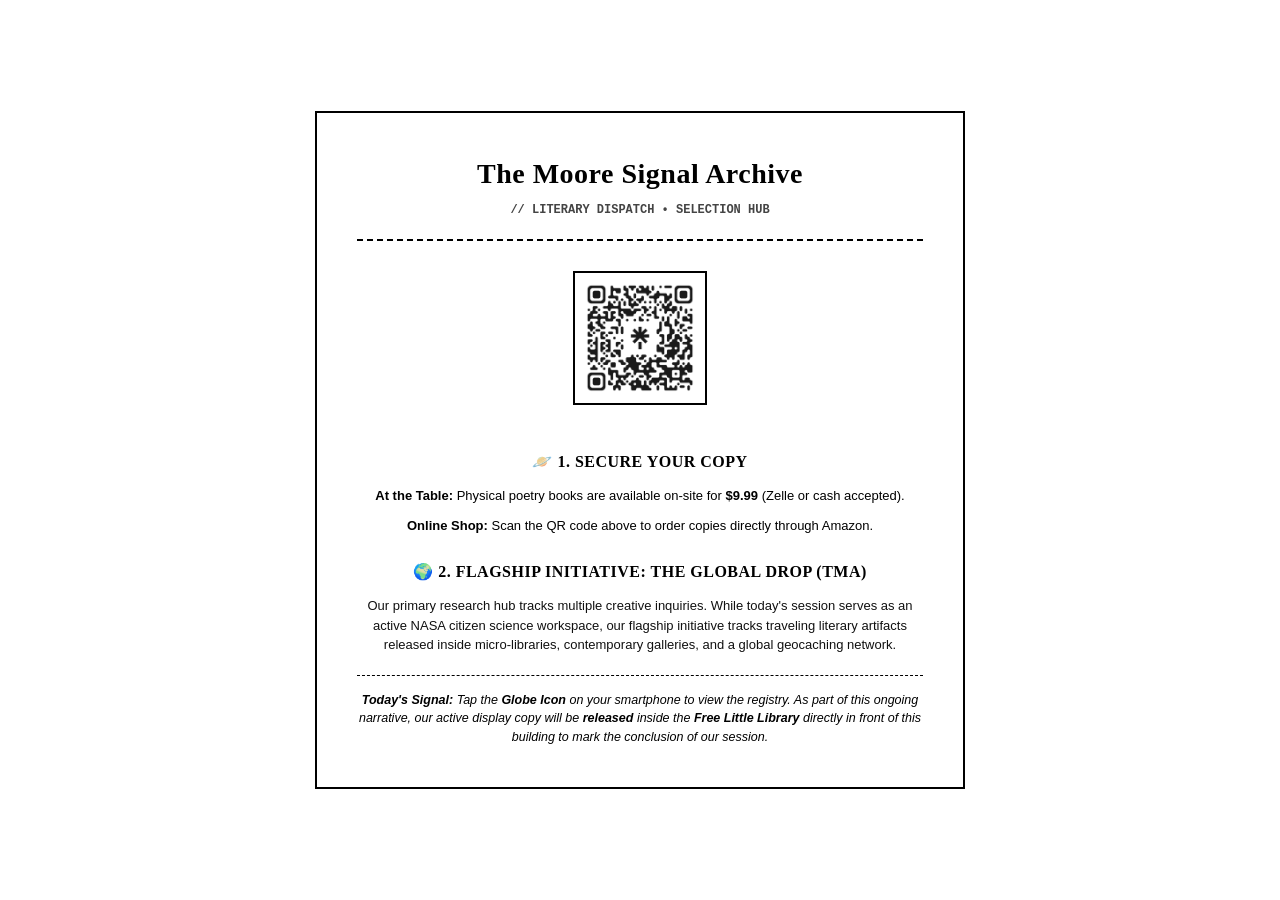
<file: table-sign.html>
<!DOCTYPE html>
<html lang="en">
<head>
    <meta charset="UTF-8">
    <title>The Moore Signal Archive - Table Sign</title>
    <style>
        @page {
            size: letter portrait;
            margin: 0.5in;
        }
        
        body {
            background-color: #ffffff;
            color: #000000;
            font-family: 'Segoe UI', Roboto, Helvetica, Arial, sans-serif;
            margin: 0;
            padding: 0;
            line-height: 1.5;
            display: flex;
            justify-content: center;
            align-items: center;
            min-height: 100vh; /* 🚀 Magic fix: Vertically centers the entire card on the paper */
            box-sizing: border-box;
        }

        .sign-card {
            width: 100%;
            max-width: 650px;
            border: 2px solid #000000;
            padding: 40px;
            box-sizing: border-box;
            text-align: center; /* 🚀 Centers all text columns inside the card wrapper */
        }

        header {
            text-align: center;
            border-bottom: 2px dashed #000000;
            padding-bottom: 20px;
            margin-bottom: 30px;
        }

        header h1 {
            font-family: 'Georgia', serif;
            font-size: 28px;
            margin: 0 0 6px 0;
            letter-spacing: 0.5px;
        }

        header p {
            font-family: 'Courier New', Courier, monospace;
            font-size: 12px;
            font-weight: bold;
            margin: 0;
            color: #444444;
        }

        .qr-section {
            display: flex;
            flex-direction: column;
            align-items: center;
            margin-bottom: 35px;
        }

        .qr-box {
            width: 130px;
            height: 130px;
            border: 2px solid #000000;
            display: flex;
            align-items: center;
            justify-content: center;
            background: #ffffff;
            margin-bottom: 10px;
        }

        .qr-box img {
            display: block;
            object-fit: contain;
        }

        .section-title {
            font-family: 'Georgia', serif;
            font-size: 16px;
            font-weight: bold;
            margin: 25px 0 12px 0;
            text-transform: uppercase;
            letter-spacing: 0.5px;
            text-align: center;
        }

        ul {
            margin: 0;
            padding: 0;
            list-style-type: none; /* Removed indent bullets for clean centering layout */
            margin-bottom: 20px;
        }

        li {
            font-size: 13px;
            margin-bottom: 10px;
            text-align: center;
        }

        .narrative-p {
            font-size: 13px;
            text-align: center;
            margin-bottom: 12px;
            color: #111111;
            padding: 0 10px;
        }

        .signal-bullet {
            font-size: 12.5px;
            font-style: italic;
            border-top: 1px dashed #000000;
            padding-top: 15px;
            margin-top: 20px;
            text-align: center;
            padding-left: 0;
        }
    </style>
</head>
<body>

<div class="sign-card">

    <header>
        <h1>The Moore Signal Archive</h1>
        <p>// LITERARY DISPATCH • SELECTION HUB</p>
    </header>

    <!-- QR CODE CENTER ANCHOR -->
    <div class="qr-section">
        <div class="qr-box">
            <img src="images.css/mooresignal.png" width="110" height="110" alt="QR Code Link">
        </div>
    </div>

    <!-- SECTION 1 -->
    <div class="section-title">🪐 1. Secure Your Copy</div>
    <ul>
        <li><strong>At the Table:</strong> Physical poetry books are available on-site for <strong>$9.99</strong> (Zelle or cash accepted).</li>
        <li><strong>Online Shop:</strong> Scan the QR code above to order copies directly through Amazon.</li>
    </ul>

    <!-- SECTION 2 -->
    <div class="section-title">🌍 2. Flagship Initiative: The Global Drop (TMA)</div>
    <div class="narrative-p">
        Our primary research hub tracks multiple creative inquiries. While today's session serves as an active NASA citizen science workspace, our flagship initiative tracks traveling literary artifacts released inside micro-libraries, contemporary galleries, and a global geocaching network.
    </div>
    
    <div class="signal-bullet">
        <strong>Today's Signal:</strong> Tap the <strong>Globe Icon</strong> on your smartphone to view the registry. As part of this ongoing narrative, our active display copy will be <strong>released</strong> inside the <strong>Free Little Library</strong> directly in front of this building to mark the conclusion of our session.
    </div>

</div>

</body>
</html>
</file>
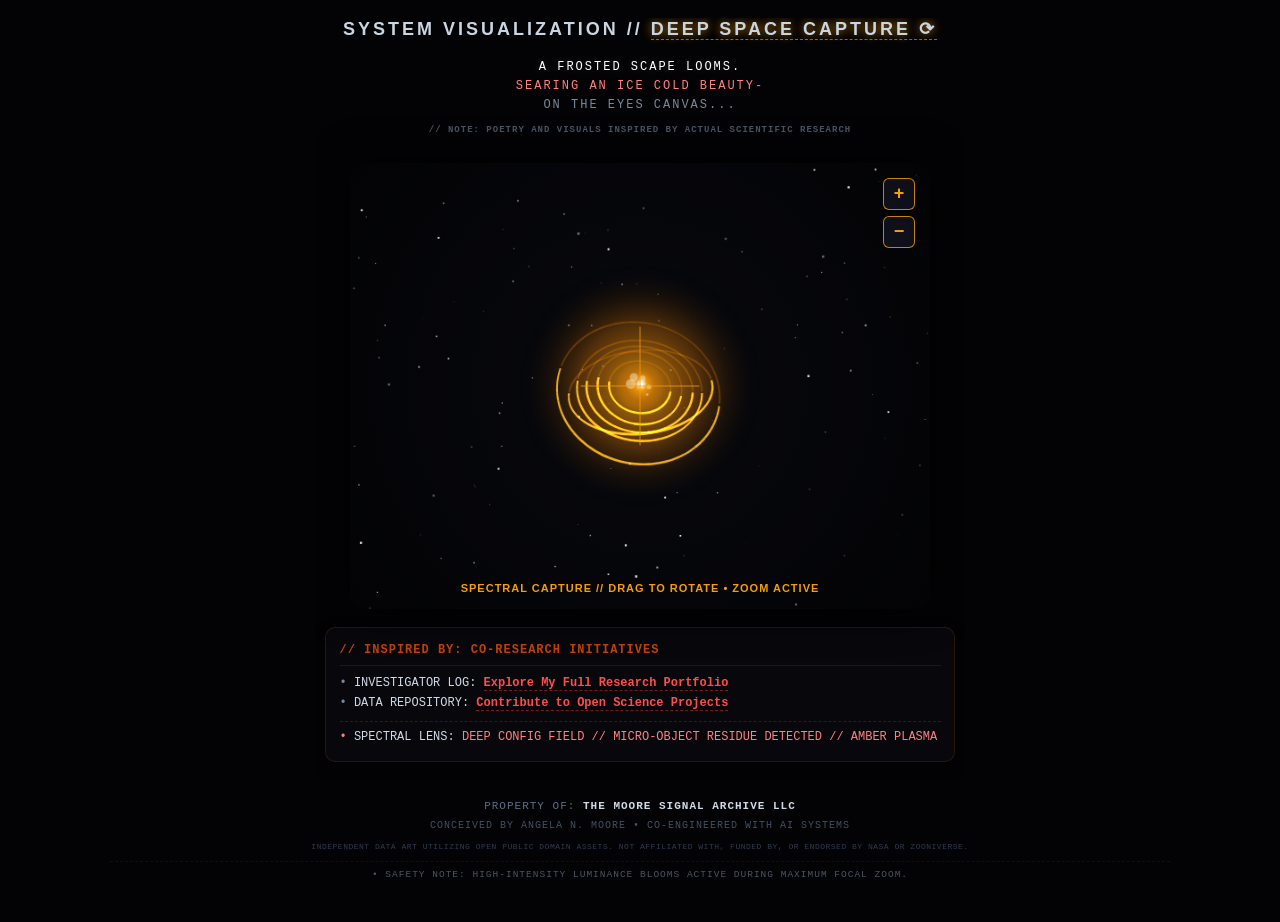
<file: universe.html>
<!DOCTYPE html>
<html lang="en">
<!-- 
  🪐 THE MOORE SIGNAL ARCHIVE // GALAXY VISUALIZER ENGINE
  🛰️ CONCEPTUAL DATA ART DISPATCH // ARCHIVE INFRASTRUCTURE
  
  CORE ARCHITECTURE NOTE FOR DEVELOPERS:
  This visualizer is a generative, algorithmic art engine designed to capture the 
  emotional wonder of the cosmos. While the project is inspired by real citizen science 
  research, the 3D geometry renders, color translations, luminance blooms, and spatial 
  rotations are procedural artistic interpretations using recreational geometry math. 
  
  The system leverages randomized scaling variables to map handwritten poetry to conceptual 
  celestial targets. It does not render 1:1 literal astrophysical coordinate mappings or 
  raw telemetry.
  
  PROPERTY OF: THE MOORE SIGNAL ARCHIVE LLC
  Conceived by Angela N. Moore • Co-Engineered with AI Systems
-->
<head>

  <meta charset="UTF-8">
  <meta name="viewport" content="width=device-width, initial-scale=1.0, maximum-scale=1.0, user-scalable=no">
  <title>Deep Space Capture</title>
  <style>
    /* 1. DESKTOP MAX-WIDTH PICTURE FRAME (Locks content perfectly centered on big screens) */
    .archive-frame {
      max-width: 1100px;       /* Keeps your content looking perfectly tight */
      margin: 0 auto;          /* Forces the entire box to stay dead-center on huge screens */
      padding: 40px 20px;      /* Gives your text safe breathing room on smartphones */
      box-sizing: border-box;  /* Ensures mathematical layout safety on all viewports */
      width: 100%;
    }

    /* 2. BODY RULES (Cleaned, sanitized, and safe) */
body {
  margin: 0;
  padding: clamp(20px, 4vh, 40px) 20px; 
  background-color: #030305;
  color: #d1d9e6;
  display: flex;
  flex-direction: column;
  align-items: center;
  justify-content: center;
  min-height: 100vh;
  max-height: 100vh; 
  font-family: 'Segoe UI', Roboto, Helvetica, sans-serif;
  box-sizing: border-box;
  touch-action: manipulation; 
  overflow: hidden; 
  overscroll-behavior: none; /* FIX: Completely kills mobile pull-to-refresh and rubber-band screen bouncing everywhere! */
}


    /* 3. YOUR EXISTING SYSTEM RULES (Completely preserved and intact) */
.container {
  display: flex; 
  flex-direction: column; 
  align-items: center; 
  width: 100%; 
  max-width: 650px; 
  padding: 0 10px; 
  box-sizing: border-box;
  overflow-x: hidden; 
  touch-action: pan-y; /* FIX: Allows standard vertical browsing while unlocking 3D drag gestures */
}

    .container * {
      touch-action: manipulation; 
    }
    .main-title {
      color: #ff4d4d; 
      font-size: clamp(14px, 4vw, 18px); 
      letter-spacing: 3px; 
      font-weight: bold; 
      text-transform: uppercase; 
      margin: 0 0 clamp(10px, 2vh, 20px) 0; 
      text-shadow: 0 0 10px rgba(235, 40, 40, 0.3); 
      text-align: center;
      white-space: normal; 
      word-wrap: break-word;
    }
    
    /* FIXES MOBILE VISITED & ACTIVE TAP COLORS FROM LOCKING RED */
    #displayTitleLink, 
    #displayTitleLink:visited, 
    #displayTitleLink:active {
      color: #cbd5e1 !important;
      text-decoration: none; 
      font-weight: bold; 
      border-bottom: 1px dashed rgba(203, 213, 225, 0.5); 
      transition: all 0.2s;
    }
    
    /* Only apply the red accent on hover for desktop screens */
    @media (hover: hover) {
      #displayTitleLink:hover {
        color: #ff4d4d !important;
        text-shadow: 0 0 8px rgba(255, 77, 77, 0.5);
        border-bottom-color: rgba(255, 77, 77, 0.5);
      }
    }
    
    .canvas-wrapper {
      position: relative; 
      width: 100%; 
      max-width: 580px; 
      margin-bottom: clamp(10px, 2vh, 20px);
    }

canvas {
  background: radial-gradient(circle, #08090f 0%, #030305 100%); 
  border-radius: 16px; 
  box-shadow: 0 0 40px rgba(0,0,0,0.9); 
  cursor: grab; 
  touch-action: none; /* FIX: Tells mobile phone browsers NEVER to page-scroll while dragging on the image context */
  width: 100%; 
  height: auto; 
  display: block;
}

    canvas:active {
      cursor: grabbing;
    }
    .zoom-controls {
      position: absolute;
      top: 15px;
      right: 15px;
      display: flex;
      flex-direction: column;
      gap: 6px;
    }
    .zoom-btn {
      width: 32px;
      height: 32px;
      border-radius: 6px;
      background: rgba(20, 22, 35, 0.7);
      border: 1px solid rgba(235, 40, 40, 0.3);
      color: #ff4d4d;
      font-size: 18px;
      font-weight: bold;
      cursor: pointer;
      display: flex;
      justify-content: center;
      align-items: center;
      transition: all 0.2s ease;
      backdrop-filter: blur(4px);
    }
    .zoom-btn:hover {
      background: rgba(235, 40, 40, 0.2);
      border-color: #ff4d4d;
      box-shadow: 0 0 10px rgba(235, 40, 40, 0.4);
    }
    .zoom-btn:active {
      transform: scale(0.95);
    }
    .info {
      position: absolute;
      bottom: 15px;
      left: 0;
      right: 0;
      font-size: clamp(9px, 2vw, 11px); 
      padding: 0 10px; 
      color: #ff4d4d; 
      letter-spacing: 1px; 
      font-weight: bold;
      text-transform: uppercase;
      pointer-events: none;
      text-align: center;
    }
    .telemetry-box {
      width: 100%; 
      font-family: monospace; 
      font-size: clamp(10px, 1.8vw, 12px); 
      line-height: 1.6; 
      color: #7a889b; 
      border: 1px solid rgba(235, 40, 40, 0.15); 
      background: rgba(12, 13, 20, 0.5); 
      padding: clamp(10px, 1.5vh, 15px); 
      border-radius: 10px; 
      box-sizing: border-box; 
      text-align: left; 
      margin-bottom: clamp(10px, 2vh, 20px); 
      box-shadow: 0 5px 15px rgba(0,0,0,0.3);
    }
    .footer-box {
      font-family: monospace; 
      font-size: clamp(9px, 1.8vw, 11px); 
      letter-spacing: 1px; 
      line-height: 1.5; 
      color: #5f6e85; 
      text-transform: uppercase; 
      text-align: center; 
      width: 100%; 
      white-space: nowrap;
    }
    
    /* MOBILE-FORTIFIED SWIPE CONTROLS */
    .mobile-scroll-row {
      white-space: nowrap; 
      overflow-x: auto; 
      scrollbar-width: none; 
    }
    .mobile-scroll-row::-webkit-scrollbar {
      display: none; 
    }

    @media (max-width: 480px) {
      body {
        max-height: none !important;
        overflow: auto !important;
      }
    }
    @media (max-width: 1024px) or (max-height: 850px) {
      body {
        max-height: none !important;
        overflow: auto !important;
        padding: 40px 20px !important; 
      }
    }
  </style>
</head>
<body>
  <!-- 1. MASTER FRAME: Centered on desktops, scaling seamlessly on mobile -->
  <div class="archive-frame" style="display: flex; flex-direction: column; align-items: center; width: 100%;">

    <!-- 2. CONTENT CONTAINER: Tightly holding your canvas and data text blocks -->
    <div class="container">
      
      <h1 class="main-title">
        System Visualization // 
        <a id="displayTitleLink" href="#"></a>
      </h1>

      <!-- HIGH-IMMERSIVE POETRY GRID: Configured with frictionless mobile swipe tracking -->
      <div style="font-family: monospace; font-size: clamp(10px, 1.6vw, 12px); color: #d1d9e6; line-height: 1.6; letter-spacing: 2px; text-align: center; margin-bottom: clamp(15px, 3vh, 25px); text-transform: uppercase; width: 100%;">
        <div id="poemRow1" style="color: #ffffff; text-shadow: 0 0 8px rgba(255,255,255,0.2);"></div>
        <div id="poemRow2" style="color: #ff8080;"></div>
        <div id="poemRow3" style="color: #7a889b;"></div>
        <div class="mobile-scroll-row" style="font-size: clamp(8px, 1.4vw, 9px); color: #4b5563; margin-top: 8px; font-weight: bold; letter-spacing: 1px;">// NOTE: POETRY AND VISUALS INSPIRED BY ACTUAL SCIENTIFIC RESEARCH</div>
      </div>

      <!-- VISUAL MATRIX FRAME -->
      <div class="canvas-wrapper">
        <canvas id="spaceCanvas" width="650" height="500"></canvas>
        
        <div class="zoom-controls">
          <button class="zoom-btn" id="zoomIn" title="Zoom In">+</button>
          <button class="zoom-btn" id="zoomOut" title="Zoom Out">−</button>
        </div>
        
        <!-- SURGICAL ZOOM FIX: Keeps your telescope readout on a single flawless row -->
<div class="info" style="position: absolute; bottom: 15px; left: 0; right: 0; font-size: clamp(8px, 1.8vw, 11px); padding: 0 10px; color: #ff4d4d; letter-spacing: 1px; font-weight: bold; text-transform: uppercase; pointer-events: none; text-align: center; white-space: nowrap;">Spectral Capture // Drag to rotate • Zoom active</div>
      </div>

      <!-- TELEMETRY SYSTEM LOGGER -->
      <div class="telemetry-box">
        
        <!-- SURGICAL LINE-WARP FIX: Protects single-row telemetry alignment on tiny screens -->
<div style="color: #c2410c; font-weight: bold; font-size: clamp(9px, 2.2vw, 12px); border-bottom: 1px solid rgba(194, 65, 12, 0.2); padding-bottom: 5px; margin-bottom: 8px; letter-spacing: 1px; text-transform: uppercase; white-space: nowrap;">// INSPIRED BY: CO-RESEARCH INITIATIVES</div>

        <div class="mobile-scroll-row">• <span style="color: #d1d9e6;">INVESTIGATOR LOG:</span> <a id="lnkZoo" href="#" target="_blank" style="color: #ff4d4d; text-decoration: none; font-weight: bold; border-bottom: 1px dashed rgba(235, 40, 40, 0.5);">Explore My Full Research Portfolio</a></div>
        <div class="mobile-scroll-row">• <span style="color: #d1d9e6;">DATA REPOSITORY:</span> <a id="lnkCurve" href="#" target="_blank" style="color: #ff4d4d; text-decoration: none; font-weight: bold; border-bottom: 1px dashed rgba(235, 40, 40, 0.5);">Contribute to Open Science Projects</a></div>
        
        <div class="mobile-scroll-row" style="border-top: 1px dashed rgba(122, 136, 155, 0.2); margin-top: 8px; padding-top: 6px; color: #ff8080;">
          • <span style="color: #d1d9e6;">SPECTRAL LENS:</span> <span id="lblLens"></span>
        </div>
      </div> <!-- Correctly closes the telemetry-box -->
        
    </div> <!-- Correctly closes the .container block -->

    
  <!-- SWIPE ENABLED COPYRIGHT SIGNATURE LANES (Sits cleanly below your main container) -->
  <div class="footer-box mobile-scroll-row" style="margin-top: clamp(10px, 2vh, 20px); width: 100%; text-align: center; white-space: nowrap;">
    <div>PROPERTY OF: <span style="color: #d1d9e6; font-weight: bold;">THE MOORE SIGNAL ARCHIVE LLC</span></div>
    <div style="font-size: clamp(8px, 1.5vw, 10px); color: #434f63; margin-top: 4px;">Conceived by Angela N. Moore • Co-Engineered with AI Systems</div>

    <!-- TRADEMARK LIABILITY SHIELD: Seamless one-line footer protection -->
    <div style="font-size: clamp(7px, 1.2vw, 8px); color: #313b4d; margin-top: 8px; letter-spacing: 0.5px;">Independent data art utilizing open public domain assets. Not affiliated with, funded by, or endorsed by NASA or Zooniverse.</div>
    
    <!-- HIGH-IMMERSION SAFETY SHIELD: Tucked cleanly inside the footer grid -->
    <div style="border-top: 1px dashed rgba(235, 40, 40, 0.12); margin-top: 8px; padding-top: 6px; font-size: clamp(8px, 1.4vw, 9.5px); color: #4b5563; letter-spacing: 1px;">
      • SAFETY NOTE: High-intensity luminance blooms active during maximum focal zoom.
    </div>
  </div>

</div> <!-- Closes the .container wrapper perfectly to prevent mobile layout clipping -->


<script>
// ==========================================
// 🛡️ PART A: DYNAMIC SCIENCE DATA & CONFIG ENGINE
// ==========================================

const HAICU_POOL = [
   { l1: "CRAZY LIGHT FLASHES!", l2: "WITH RAYS BURSTING ROUND THE CORE—", l3: "ECLIPSING THE SCENE..." },
    { l1: "SPINNING AT TOP SPEEDS.", l2: "HURLING ROUND THE GALAXY.", l3: "TRANSCENDING TIME'S SAND." },
    { l1: "A VOID DRENCHED BY NIGHT.", l2: "DARKER THAN THE MIND'S SHADOWS.", l3: "WITH LIFELESS COAL PULSE." },
    { l1: "A FROSTED SCAPE LOOMS.", l2: "SEARING AN ICE COLD BEAUTY-", l3: " ON THE EYES CANVAS..." },
    { l1: "RAGING HOT FLAMES REIGN.", l2: "FURIOUSLY SCORCHING AIRS.", l3: "RULED BY PURE CHAOS." }
];

const PALETTE_POOL = [
  {
    name: "CRIMSON QUANTUM EMISSION // CORONAL FLARE ACTIVE",
    core: "#ffffff", inner: "rgba(255, 77, 77, 0.8)", mid: "rgba(235, 40, 40, 0.35)", outer: "rgba(235, 40, 40, 0.1)",
    back: "rgba(235, 40, 40, 0.35)", front: "rgba(255, 120, 120, 0.8)", theme: "#ff4d4d", telemetryBorder: "rgba(235, 40, 40, 0.15)"
  },
  {
    name: "AMBER PLASMA IGNITION // STELLAR DYNAMICS RECORDED",
    core: "#ffffff", inner: "rgba(245, 158, 11, 0.8)", mid: "rgba(217, 119, 6, 0.35)", outer: "rgba(217, 119, 6, 0.1)",
    back: "rgba(217, 119, 6, 0.35)", front: "rgba(251, 191, 36, 0.8)", theme: "#f59e0b", telemetryBorder: "rgba(217, 119, 6, 0.15)"
  },
  {
    name: "CYAN ION EMISSION // COLD COBALT SHIELDS ONLINE",
    core: "#ffffff", inner: "rgba(6, 182, 212, 0.8)", mid: "rgba(8, 145, 178, 0.35)", outer: "rgba(8, 145, 178, 0.1)",
    back: "rgba(8, 145, 178, 0.35)", front: "rgba(34, 211, 238, 0.8)", theme: "#06b6d4", telemetryBorder: "rgba(8, 145, 178, 0.15)"
  },
  {
    name: "VIOLET NEBULA CONDENSATION // EXOTIC MATTER DETECTED",
    core: "#ffffff", inner: "rgba(168, 85, 247, 0.8)", mid: "rgba(147, 51, 234, 0.35)", outer: "rgba(147, 51, 234, 0.1)",
    back: "rgba(147, 51, 234, 0.35)", front: "rgba(192, 132, 252, 0.8)", theme: "#a855f7", telemetryBorder: "rgba(147, 51, 234, 0.15)"
  },
  {
    name: "SOLAR IGNITION ARRAY // HELIOSPHERIC MAXIMA SPIKE",
    core: "#ffffff", inner: "rgba(239, 68, 68, 0.8)", mid: "rgba(249, 115, 22, 0.4)", outer: "rgba(253, 224, 71, 0.1)",
    back: "rgba(249, 115, 22, 0.3)", front: "rgba(254, 240, 138, 0.85)", theme: "#f97316", telemetryBorder: "rgba(249, 115, 22, 0.15)"
  },
  {
    name: "EMERALD VOID RADIATION // AURORAL FILAMENT TRACKING",
    core: "#ffffff", inner: "rgba(34, 197, 94, 0.8)", mid: "rgba(16, 185, 129, 0.35)", outer: "rgba(20, 184, 166, 0.1)",
    back: "rgba(16, 185, 129, 0.35)", front: "rgba(187, 247, 208, 0.8)", theme: "#22c55e", telemetryBorder: "rgba(16, 185, 129, 0.15)"
  },
  {
    name: "DEEP SAPPHIRE QUASAR // HIGH-ENERGY ACCRETION FIELD",
    core: "#ffffff", inner: "rgba(59, 130, 246, 0.8)", mid: "rgba(29, 78, 216, 0.4)", outer: "rgba(30, 58, 138, 0.15)",
    back: "rgba(29, 78, 216, 0.35)", front: "rgba(147, 197, 253, 0.8)", theme: "#3b82f6", telemetryBorder: "rgba(29, 78, 216, 0.15)"
  },
  {
    name: "SUPERNOVA WHITE CORE // CHRONO-SILVER MATRIX",
    core: "#ffffff", inner: "rgba(226, 232, 240, 0.8)", mid: "rgba(148, 163, 184, 0.4)", outer: "rgba(71, 85, 105, 0.1)",
    back: "rgba(148, 163, 184, 0.35)", front: "rgba(255, 255, 255, 0.9)", theme: "#e2e8f0", telemetryBorder: "rgba(148, 163, 184, 0.15)"
  }
];

let lastRingCount = parseInt(localStorage.getItem('lastRingCount')) || 0;
let lastPaletteIndex = parseInt(localStorage.getItem('lastPaletteIndex')) || 0;
let lastCoreRadius = parseInt(localStorage.getItem('lastCoreRadius')) || 0;
let viewedPoemIndices = JSON.parse(localStorage.getItem('viewedPoemIndices')) || [];

let currentRingCount = Math.floor(Math.random() * 5) + 3;
while (currentRingCount === lastRingCount) {
  currentRingCount = Math.floor(Math.random() * 5) + 3;
}
localStorage.setItem('lastRingCount', currentRingCount);

let currentPaletteIndex = Math.floor(Math.random() * PALETTE_POOL.length);
while (currentPaletteIndex === lastPaletteIndex) {
  currentPaletteIndex = Math.floor(Math.random() * PALETTE_POOL.length);
}
localStorage.setItem('lastPaletteIndex', currentPaletteIndex);
const activePalette = PALETTE_POOL[currentPaletteIndex];

let currentCoreRadius = 75;
let isDeepField = Math.random() < 0.30; 

if (isDeepField) {
  currentCoreRadius = Math.floor(Math.random() * 16) + 12; 
} else {
  currentCoreRadius = Math.floor(Math.random() * 61) + 55; 
}
while (Math.abs(currentCoreRadius - lastCoreRadius) < 8) {
  currentCoreRadius = isDeepField ? (Math.floor(Math.random() * 16) + 12) : (Math.floor(Math.random() * 61) + 55);
}
localStorage.setItem('lastCoreRadius', currentCoreRadius);

if (viewedPoemIndices.length >= HAICU_POOL.length) { viewedPoemIndices = []; }
let availablePoemIndices = HAICU_POOL.map((_, index) => index).filter(index => !viewedPoemIndices.includes(index));
let chosenPoemIndex = availablePoemIndices[Math.floor(Math.random() * availablePoemIndices.length)];
viewedPoemIndices.push(chosenPoemIndex);
localStorage.setItem('viewedPoemIndices', JSON.stringify(viewedPoemIndices));
const activePoem = HAICU_POOL[chosenPoemIndex];

let calculatedLabel = activePalette.name;
if (isDeepField) {
  calculatedLabel = "DEEP CONFIG FIELD // MICRO-OBJECT RESIDUE DETECTED // " + calculatedLabel;
}

window.MASTER_CONFIG = window.MASTER_CONFIG || {
  mainTitle: "Deep Space Capture ⟳", 
  paletteLabel: calculatedLabel,
  viewMode: "STAR",
  quantumRadius: currentCoreRadius, 
  quantumRingCount: currentRingCount,
  quantumFlickerSpeed: 0.015,
  showCrossHairs: true,
  
  colorCore: activePalette.core,                     
  colorInnerGlow: activePalette.inner,  
  colorMidPlasma: activePalette.mid, 
  colorOuterFlare: activePalette.outer, 
  colorRingBack: activePalette.back,  
  colorRingFront: activePalette.front,
  
  urlResearchPortfolio: "https://github.com/cyber-chic",
  urlZooniverseAstronomy: "https://www.zooniverse.org/projects?discipline=astronomy",
  
  haikuL1: activePoem.l1,
  haikuL2: activePoem.l2,
  haikuL3: activePoem.l3,
  
  initializeQuantumSystem: function() { console.log("Quantum simulation stabilized."); }
};

MASTER_CONFIG.initializeQuantumSystem();

const canvas = document.getElementById('spaceCanvas');
const ctx = canvas.getContext('2d');

const stars = [];
for(let i=0; i<120; i++) {
  stars.push({
    x: Math.random() * canvas.width,
    y: Math.random() * canvas.height,
    size: Math.random() * 2.2 + 0.4,           
    alpha: Math.random() * 0.8, 
    twinkleSpeed: Math.random() * 0.04 + 0.02 
  });
}

const ringProfiles = [];
for(let r = 0; r < MASTER_CONFIG.quantumRingCount; r++) {
  ringProfiles.push({
    radiusMultiplier: 1.3 + (r * 0.4) + (Math.random() * 0.2), 
    tiltOffset: (Math.random() - 0.5) * 75,                    
    spinPhase: Math.random() * Math.PI * 2,                    
    driftSpeed: (Math.random() * 0.02 + 0.005) * (Math.random() > 0.5 ? 1 : -1) 
  });
}

const coreX = canvas.width / 2;
const coreY = canvas.height / 2;
let radius = MASTER_CONFIG.quantumRadius; 

let rotX = 45; 
let rotY = 25; 
let pulseTimer = 0;

let isDragging = false;
let lastX = 0;
let lastY = 0;

function drawStars() {
  stars.forEach(star => {
    star.alpha += Math.sin(pulseTimer * star.twinkleSpeed * 10) * 0.035;
    star.alpha = Math.max(0.0, Math.min(star.alpha, 0.95)); 
    ctx.fillStyle = `rgba(255, 255, 255, ${star.alpha})`;
    ctx.fillRect(star.x, star.y, star.size, star.size);
  });
}

function project3D(radius3D, angle3D, localTilt, globalPitch, globalYaw) {
  let x3d = radius3D * Math.cos(angle3D);
  let y3d = radius3D * Math.sin(angle3D) * Math.sin(localTilt * Math.PI / 180); 
  let z3d = radius3D * Math.sin(angle3D) * Math.cos(localTilt * Math.PI / 180);

  let x1 = x3d * Math.cos(globalYaw) - z3d * Math.sin(globalYaw);
  let z1 = x3d * Math.sin(globalYaw) + z3d * Math.cos(globalYaw);
  let y2 = y3d * Math.cos(globalPitch) - z1 * Math.sin(globalPitch);
  let z2 = y3d * Math.sin(globalPitch) + z1 * Math.cos(globalPitch);

  const focalLength = 450; 
  const scale = focalLength / (focalLength + z2);
  return { x: coreX + x1 * scale, y: coreY + y2 * scale, depth: z2, size: scale };
}

// ==========================================
// 🎨 PART C: LAYERED DEPTH RENDERING LOOP
// ==========================================
function drawModeA_StellarCore(currentRadius) {
  let quantumRadiusBase = currentRadius;
  const globalPitch = rotX * Math.PI / 180; 
  const globalYaw = rotY * Math.PI / 180;

  // PASS 1: Rear Half of the Cosmic Rings (Behind Core)
  ctx.save();
  ctx.globalCompositeOperation = 'lighter'; 
  for (let r = 0; r < MASTER_CONFIG.quantumRingCount; r++) {
    let profile = ringProfiles[r];
    let ringRadius = quantumRadiusBase * profile.radiusMultiplier;
    ctx.strokeStyle = MASTER_CONFIG.colorRingBack;
    
    for (let step = 0; step < 180; step++) {
      let angleA = (step / 180) * Math.PI * 2 + (pulseTimer * profile.driftSpeed) + profile.spinPhase;
      let angleB = ((step + 1) / 180) * Math.PI * 2 + (pulseTimer * profile.driftSpeed) + profile.spinPhase;

      let pA = project3D(ringRadius, angleA, profile.tiltOffset, globalPitch, globalYaw);
      let pB = project3D(ringRadius, angleB, profile.tiltOffset, globalPitch, globalYaw);

      if (pA.depth > 0 && pB.depth > 0) {
        ctx.beginPath();
        ctx.lineWidth = (1.8 * pA.size) + Math.sin(step * 0.08 + pulseTimer) * 0.3;
        ctx.moveTo(pA.x, pA.y);
        ctx.lineTo(pB.x, pB.y);
        ctx.stroke();
      }
    }
  }
  ctx.restore();

  // PASS 2: Coronal Plasma Flare Atmosphere
  let coronaGlow = ctx.createRadialGradient(coreX, coreY, Math.max(1, quantumRadiusBase - 25), coreX, coreY, quantumRadiusBase + 110);
  coronaGlow.addColorStop(0, MASTER_CONFIG.colorInnerGlow); 
  coronaGlow.addColorStop(0.5, MASTER_CONFIG.colorMidPlasma); 
  coronaGlow.addColorStop(1, 'rgba(0, 0, 0, 0)');
  ctx.fillStyle = coronaGlow;
  ctx.beginPath();
  ctx.arc(coreX, coreY, quantumRadiusBase + 110, 0, Math.PI * 2);
  ctx.fill();

  // PASS 3: High-Intensity Central Core
  let tiltX = Math.sin(globalYaw) * (quantumRadiusBase * 0.12);
  let tiltY = Math.sin(globalPitch) * (quantumRadiusBase * 0.12);
  let coreBody = ctx.createRadialGradient(coreX + tiltX, coreY - tiltY, 2, coreX, coreY, quantumRadiusBase);
  coreBody.addColorStop(0, MASTER_CONFIG.colorCore);                     
  coreBody.addColorStop(0.2, MASTER_CONFIG.colorInnerGlow);                   
  coreBody.addColorStop(0.6, MASTER_CONFIG.colorMidPlasma);                   
  coreBody.addColorStop(1, MASTER_CONFIG.colorOuterFlare);                     
  ctx.fillStyle = coreBody;
  ctx.beginPath();
  ctx.arc(coreX, coreY, quantumRadiusBase, 0, Math.PI * 2);
  ctx.fill();

  // PASS 4: Front Half of the Cosmic Rings (Wraps Over Core)
  ctx.save();
  ctx.globalCompositeOperation = 'lighter';
  for (let r = 0; r < MASTER_CONFIG.quantumRingCount; r++) {
    let profile = ringProfiles[r];
    let ringRadius = quantumRadiusBase * profile.radiusMultiplier;
    ctx.strokeStyle = MASTER_CONFIG.colorRingFront;
    
    for (let step = 0; step < 180; step++) {
      let angleA = (step / 180) * Math.PI * 2 + (pulseTimer * profile.driftSpeed) + profile.spinPhase;
      let angleB = ((step + 1) / 180) * Math.PI * 2 + (pulseTimer * profile.driftSpeed) + profile.spinPhase;

      let pA = project3D(ringRadius, angleA, profile.tiltOffset, globalPitch, globalYaw);
      let pB = project3D(ringRadius, angleB, profile.tiltOffset, globalPitch, globalYaw);

      if (pA.depth <= 0 && pB.depth <= 0) {
        ctx.beginPath();
        ctx.lineWidth = (2.2 * pA.size) + Math.cos(step * 0.08 + pulseTimer) * 0.3;
        ctx.moveTo(pA.x, pA.y);
        ctx.lineTo(pB.x, pB.y);
        ctx.stroke();
      }
    }
  }
  ctx.restore();

  // PASS 5: Rotating Photon Core Spots
  ctx.fillStyle = 'rgba(255, 255, 255, 0.4)';
  for(let j = 0; j < 5; j++) {
    let spotX = coreX + Math.sin(globalPitch + j + pulseTimer * 0.12) * (quantumRadiusBase * 0.4);
    let spotY = coreY + Math.cos(globalYaw + j + pulseTimer * 0.08) * (quantumRadiusBase * 0.4);
    if (Math.hypot(spotX - coreX, spotY - coreY) < quantumRadiusBase - 6) {
      ctx.beginPath();
      ctx.arc(spotX, spotY, 1.5 + j, 0, Math.PI * 2);
      ctx.fill();
    }
  }

  // PASS 6: Sci-Fi HUD Cross-Hair Overlay
  if (MASTER_CONFIG.showCrossHairs) {
    ctx.strokeStyle = activePalette.inner; 
    ctx.lineWidth = 1;
    ctx.beginPath();
    ctx.moveTo(coreX - quantumRadiusBase - 40, coreY); ctx.lineTo(coreX + quantumRadiusBase + 40, coreY);
    ctx.moveTo(coreX, coreY - quantumRadiusBase - 40); ctx.lineTo(coreX, coreY + quantumRadiusBase + 40);
    ctx.stroke();
  }
}

function drawModeB_EjectaTrail() {}
function drawModeC_DiffuseCloud() {}
function drawModeD_OrbBody() {}

function draw() {
  ctx.clearRect(0, 0, canvas.width, canvas.height);
  pulseTimer += MASTER_CONFIG.quantumFlickerSpeed;
  drawStars();

  let dynamicPulse = Math.sin(pulseTimer) * 6;
  let currentRadius = Math.max(5, radius + dynamicPulse);

  switch(MASTER_CONFIG.viewMode) {
    case "STAR": drawModeA_StellarCore(currentRadius); break;
    case "COMET": drawModeB_EjectaTrail(); break;
    case "CLOUD": drawModeC_DiffuseCloud(); break;
    case "PLANET": drawModeD_OrbBody(); break;
  }
  requestAnimationFrame(draw);
}

// ==========================================
// 🕹️ PART D: INTERACTION & HUD EVENT HANDLERS
// ==========================================
function adjustZoom(amount) {
  radius = Math.min(Math.max(radius + amount, 8), 250); 
}

document.getElementById('zoomIn').addEventListener('click', () => adjustZoom(15));
document.getElementById('zoomOut').addEventListener('click', () => adjustZoom(-15));

canvas.addEventListener('wheel', (e) => {
  e.preventDefault();
  if (e.deltaY < 0) adjustZoom(6);
  else adjustZoom(-6);
}, { passive: false });

// UPGRADED: Core touch down tracking that intercepts native mobile page gestures completely
function startDrag(e) {
  // FIX: Stops the mobile operating system from treating edge touches as a pull-to-refresh gesture
  if (e.cancelable) {
    e.preventDefault();
  }
  isDragging = true;
  // Index 0 explicitly locks onto the first active finger tip to prevent multi-touch crashes
  let touch = (e.touches && e.touches.length > 0) ? e.touches[0] : e;
  lastX = touch.clientX;
  lastY = touch.clientY;
}

// High-precision mobile finger tracking extraction loop
function doDrag(e) {
  if (!isDragging) return;
  
  // FIX: Intercepts mobile events and explicitly kills page-scrolling while actively spinning the 3D grid
  if (e.cancelable) {
    e.preventDefault();
  }
  
  // Index 0 extracts the precise moving coordinates from the first active finger trace
  let touch = (e.touches && e.touches.length > 0) ? e.touches[0] : e;
  if (touch.clientX === undefined || touch.clientY === undefined) return;

  const deltaX = touch.clientX - lastX;
  const deltaY = touch.clientY - lastY;
  
  rotY += deltaX * 0.35; 
  rotX -= deltaY * 0.35; 
  
  lastX = touch.clientX;
  lastY = touch.clientY;
}

function stopDrag() { isDragging = false; }

canvas.addEventListener('mousedown', startDrag);
window.addEventListener('mousemove', doDrag);
window.addEventListener('mouseup', stopDrag);

// FIX: Hooks mobile hardware input points up with passive set to false so dragging runs instantly
canvas.addEventListener('touchstart', startDrag, { passive: false });
window.addEventListener('touchmove', doDrag, { passive: false });
window.addEventListener('touchend', stopDrag);

const refreshTitleLink = document.getElementById('displayTitleLink');
if (refreshTitleLink) {
  refreshTitleLink.addEventListener('click', (e) => {
    e.preventDefault(); 
    window.location.reload(); 
  });
  refreshTitleLink.addEventListener('touchend', (e) => {
    e.preventDefault();
    window.location.reload();
  });
}

const infoLabel = document.querySelector('.info');
if (infoLabel) {
  infoLabel.style.pointerEvents = "auto"; 
  infoLabel.style.cursor = "pointer";
  infoLabel.addEventListener('click', (e) => {
    e.stopPropagation();
    window.location.reload();
  });
  infoLabel.addEventListener('touchend', (e) => {
    e.stopPropagation();
    window.location.reload();
  });
}

// Dynamic UI elements recolor
document.querySelector('.main-title').style.color = "#cbd5e1"; 
document.querySelector('.main-title').style.textShadow = "none";
if (refreshTitleLink) {
  refreshTitleLink.style.color = activePalette.theme;
  refreshTitleLink.style.textShadow = `0 0 10px ${activePalette.inner}`;
}
document.querySelectorAll('.zoom-btn').forEach(btn => {
  btn.style.color = activePalette.theme;
  btn.style.borderColor = activePalette.inner;
});
document.querySelector('.telemetry-box').style.borderColor = activePalette.telemetryBorder;
if(infoLabel) infoLabel.style.color = activePalette.theme;

if (refreshTitleLink) refreshTitleLink.innerText = MASTER_CONFIG.mainTitle;
document.getElementById('lblLens').innerText = MASTER_CONFIG.paletteLabel;
document.getElementById('lnkZoo').href = MASTER_CONFIG.urlResearchPortfolio;
document.getElementById('lnkCurve').href = MASTER_CONFIG.urlZooniverseAstronomy;
document.getElementById('poemRow1').innerText = MASTER_CONFIG.haikuL1;
document.getElementById('poemRow2').innerText = MASTER_CONFIG.haikuL2;
document.getElementById('poemRow3').innerText = MASTER_CONFIG.haikuL3;

draw();
</script>
</body>
</html>
</file>
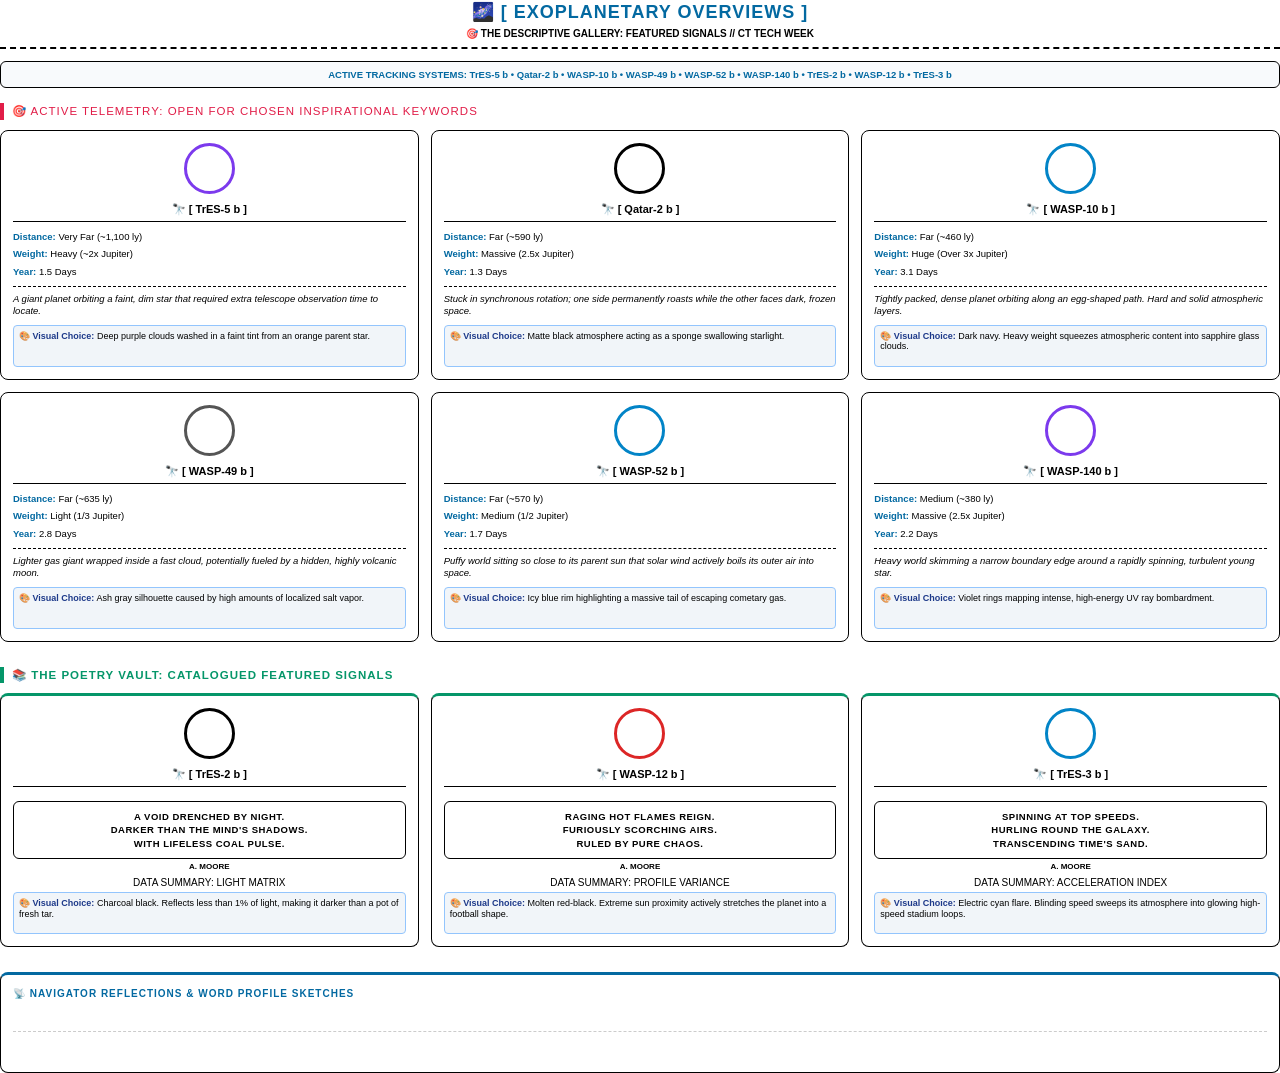
<file: visuals.html>
<!DOCTYPE html>
<html lang="en">
<head>
    <meta charset="UTF-8">
    <title>Exoplanetary Overviews - Active Targets</title>
    <style>
        /* PAGE SETUP: Standard letter sizes with defensive margins */
        @page { 
            size: letter portrait; 
            margin: 0.4in 0.3in; 
        }
        
        body {
            background-color: #ffffff; 
            color: #000000;
            font-family: 'Segoe UI', Roboto, sans-serif;
            margin: 0; 
            padding: 0; 
            font-size: 11px; 
            line-height: 1.4;
        }
        
        header { 
            text-align: center; 
            border-bottom: 2px dashed #000000; 
            padding-bottom: 6px; 
            margin-bottom: 12px; 
        }
        
        header h1 { 
            color: #0369a1; 
            font-size: 18px; 
            margin: 0 0 2px 0; 
            text-transform: uppercase; 
            letter-spacing: 1px; 
        }
        
        header p { 
            font-size: 10px; 
            font-weight: bold; 
            margin: 0; 
        }
        
        .overview-bar {
            background: #f8fafc; 
            border: 1px solid #000000; 
            border-radius: 6px;
            padding: 6px; 
            text-align: center; 
            font-size: 9.5px; 
            font-weight: bold;
            color: #0369a1; 
            margin-bottom: 15px;
        }
        
        .section-title {
            color: #e11d48; 
            font-size: 11.5px; 
            text-transform: uppercase; 
            letter-spacing: 1px;
            border-left: 4px solid #e11d48; 
            padding-left: 8px; 
            margin: 15px 0 10px 0;
        }

        /* 🚀 HARD LOCKED SYMMETRICAL GRID CONFIGURATION */
        .grid-3 {
            display: grid;
            grid-template-columns: repeat(3, 1fr);
            grid-auto-rows: 1fr; /* Ensures all rows dynamically scale to match */
            gap: 12px; 
            margin-bottom: 20px;
        }
        
        .planet-card {
            background: #ffffff;
            border: 1px solid #000000;
            border-radius: 8px;
            padding: 12px;
            display: flex;
            flex-direction: column;
            align-items: center;
            text-align: center;
            box-sizing: border-box;
            height: 100%; /* Spans full cell height */
            min-height: 250px; /* Forces short cards to match deep cards */
            page-break-inside: avoid;
        }

        .planet-info {
            display: flex;
            flex-direction: column;
            justify-content: space-between; 
            width: 100%;
            height: 100%;
            flex-grow: 1; /* Drives internal expansion */
        }

        /* PLANET RADAR RINGS - HARD LOCKED DIMENSIONS */
        .planet-img { 
            width: 45px; 
            height: 45px; 
            max-width: 45px; /* 🚀 Hard-locks width from warping */
            max-height: 45px; /* 🚀 Hard-locks height from warping */
            border-radius: 50%; 
            margin-bottom: 8px; 
            border: 3px solid #000000; 
            flex-shrink: 0; /* 🚀 Prevents browser from squishing the circles */
        }
        
        .planet-name { 
            font-size: 11px; 
            font-weight: bold; 
            margin: 0 0 6px 0; 
            border-bottom: 1px solid #000000; 
            padding-bottom: 4px; 
        }
        
        .stat-line { 
            font-size: 9.5px; 
            margin: 2px 0; 
            text-align: left; 
        }
        
        .stat-line strong { 
            color: #0369a1; 
        }
        
        .description { 
            font-size: 9.5px; 
            margin: 6px 0 0 0; 
            font-style: italic; 
            line-height: 1.3; 
            text-align: left; 
            border-top: 1px dashed #000000; 
            padding-top: 6px; 
        }
        
        /* CHANNELS: Blueprint boxes with sharp navy text - SIZE LOCKED */
        .appearance-logic {
            margin-top: auto;   /* 🚀 Pushes the box flush to the absolute bottom of the card */
            background: #f1f5f9;
            border: 1px solid #93c5fd;
            border-radius: 4px;
            padding: 5px;
            font-size: 9px;
            color: #000000;
            text-align: left;
            line-height: 1.2;
            width: 100%;        /* 🚀 Forces box to fill the entire card width */
            min-height: 42px;   /* 🚀 HARD baseline: matches 2-line boxes to 3-line boxes */
            box-sizing: border-box;
        }

        
        .appearance-logic strong { 
            color: #1e3a8a; 
        }
        
        
        /* THE HAIKU BOXES - RAZOR SHARP HIGH-CONTRAST PRINT LOOK */
        .haiku-box {
            margin-top: 8px; 
            background: #ffffff; /* 🚀 Stripped background tint to stop text blurring */
            border: 1px solid #000000; /* 🚀 Crisp solid black framework */
            border-radius: 6px;
            padding: 8px; 
            font-family: 'Segoe UI', Roboto, sans-serif;
            font-size: 9.5px; 
            font-weight: bold; 
            color: #000000; /* 🚀 Pure black for ultimate high-contrast legibility */
            text-align: center;
            line-height: 1.4;
            letter-spacing: 0.5px;
        }

        
        .pi-credit { 
            font-size: 8px; 
            margin-top: 2px; 
            font-weight: bold; 
            text-transform: uppercase; 
        }

        /* 🚀 DASHED NOTES FOOTER STYLES */
        .notes-footer { 
            margin-top: 25px; 
            border: 1px solid #000000; 
            border-top: 3px solid #0369a1; 
            border-radius: 8px; 
            padding: 12px; 
            box-sizing: border-box;
            page-break-inside: avoid;
        }
        
        .notes-header { 
            font-size: 10px; 
            font-weight: bold; 
            color: #0369a1; 
            text-transform: uppercase; 
            letter-spacing: 1px; 
            margin-bottom: 8px; 
            text-align: left;
        }
        
        .notes-lines { 
            border-bottom: 1px dashed #cccccc; 
            height: 22px; 
            margin-bottom: 6px; 
        }
    </style>

</head>
<body>

    <header>
        <h1>🌌 [ EXOPLANETARY OVERVIEWS ]</h1>
        <p>🎯 THE DESCRIPTIVE GALLERY: FEATURED SIGNALS // CT TECH WEEK</p>
    </header>

    <div class="overview-bar">
        ACTIVE TRACKING SYSTEMS: TrES-5 b • Qatar-2 b • WASP-10 b • WASP-49 b • WASP-52 b • WASP-140 b • TrES-2 b • WASP-12 b • TrES-3 b
    </div>

    <!-- SECTION 1: THE 6 ACTIVE INQUIRY TARGETS -->
    <div class="section-title">🎯 ACTIVE TELEMETRY: OPEN FOR CHOSEN INSPIRATIONAL KEYWORDS</div>
    <div class="grid-3">
        
        <!-- Target 1: TrES-5 b -->
        <div class="planet-card">
            <div class="planet-img" style="border-color: #7c3aed;"></div>
            <div class="planet-info">
                <div class="planet-name">🔭 [ TrES-5 b ]</div>
                <div class="stat-line"><strong>Distance:</strong> Very Far (~1,100 ly)</div>
                <div class="stat-line"><strong>Weight:</strong> Heavy (~2x Jupiter)</div>
                <div class="stat-line"><strong>Year:</strong> 1.5 Days</div>
                <div class="description">A giant planet orbiting a faint, dim star that required extra telescope observation time to locate.</div>
                <div class="appearance-logic">🎨 <strong>Visual Choice:</strong> Deep purple clouds washed in a faint tint from an orange parent star.</div>
            </div>
        </div>

        <!-- Target 2: Qatar-2 b -->
        <div class="planet-card">
            <div class="planet-img" style="border-color: #000000;"></div>
            <div class="planet-info">
                <div class="planet-name">🔭 [ Qatar-2 b ]</div>
                <div class="stat-line"><strong>Distance:</strong> Far (~590 ly)</div>
                <div class="stat-line"><strong>Weight:</strong> Massive (2.5x Jupiter)</div>
                <div class="stat-line"><strong>Year:</strong> 1.3 Days</div>
                <div class="description">Stuck in synchronous rotation; one side permanently roasts while the other faces dark, frozen space.</div>
                <div class="appearance-logic">🎨 <strong>Visual Choice:</strong> Matte black atmosphere acting as a sponge swallowing starlight.</div>
            </div>
        </div>

        <!-- Target 3: WASP-10 b -->
        <div class="planet-card">
            <div class="planet-img" style="border-color: #0284c7;"></div>
            <div class="planet-info">
                <div class="planet-name">🔭 [ WASP-10 b ]</div>
                <div class="stat-line"><strong>Distance:</strong> Far (~460 ly)</div>
                <div class="stat-line"><strong>Weight:</strong> Huge (Over 3x Jupiter)</div>
                <div class="stat-line"><strong>Year:</strong> 3.1 Days</div>
                <div class="description">Tightly packed, dense planet orbiting along an egg-shaped path. Hard and solid atmospheric layers.</div>
                <div class="appearance-logic">🎨 <strong>Visual Choice:</strong> Dark navy. Heavy weight squeezes atmospheric content into sapphire glass clouds.</div>
            </div>
        </div>

        <!-- Target 4: WASP-49 b -->
        <div class="planet-card">
            <div class="planet-img" style="border-color: #555555;"></div>
            <div class="planet-info">
                <div class="planet-name">🔭 [ WASP-49 b ]</div>
                <div class="stat-line"><strong>Distance:</strong> Far (~635 ly)</div>
                <div class="stat-line"><strong>Weight:</strong> Light (1/3 Jupiter)</div>
                <div class="stat-line"><strong>Year:</strong> 2.8 Days</div>
                <div class="description">Lighter gas giant wrapped inside a fast cloud, potentially fueled by a hidden, highly volcanic moon.</div>
                <div class="appearance-logic">🎨 <strong>Visual Choice:</strong> Ash gray silhouette caused by high amounts of localized salt vapor.</div>
            </div>
        </div>

        <!-- Target 5: WASP-52 b -->
        <div class="planet-card">
            <div class="planet-img" style="border-color: #0284c7;"></div>
            <div class="planet-info">
                <div class="planet-name">🔭 [ WASP-52 b ]</div>
                <div class="stat-line"><strong>Distance:</strong> Far (~570 ly)</div>
                <div class="stat-line"><strong>Weight:</strong> Medium (1/2 Jupiter)</div>
                <div class="stat-line"><strong>Year:</strong> 1.7 Days</div>
                <div class="description">Puffy world sitting so close to its parent sun that solar wind actively boils its outer air into space.</div>
                <div class="appearance-logic">🎨 <strong>Visual Choice:</strong> Icy blue rim highlighting a massive tail of escaping cometary gas.</div>
            </div>
        </div>

        <!-- Target 6: WASP-140 b -->
        <div class="planet-card">
            <div class="planet-img" style="border-color: #7c3aed;"></div>
            <div class="planet-info">
                <div class="planet-name">🔭 [ WASP-140 b ]</div>
                <div class="stat-line"><strong>Distance:</strong> Medium (~380 ly)</div>
                <div class="stat-line"><strong>Weight:</strong> Massive (2.5x Jupiter)</div>
                <div class="stat-line"><strong>Year:</strong> 2.2 Days</div>
                <div class="description">Heavy world skimming a narrow boundary edge around a rapidly spinning, turbulent young star.</div>
                <div class="appearance-logic">🎨 <strong>Visual Choice:</strong> Violet rings mapping intense, high-energy UV ray bombardment.</div>
            </div>
        </div>

    </div> <!-- Closes First Grid Container -->

    <!-- SECTION 2: THE 3 VAULT RELEASES (RESTORED INTERRUPT) -->
    <div class="section-title archive-title" style="color: #059669; border-left: 4px solid #059669; padding-left: 8px; margin: 25px 0 10px 0; text-transform: uppercase; font-weight: bold; letter-spacing: 1px;">📚 THE POETRY VAULT: CATALOGUED FEATURED SIGNALS</div>
    <div class="grid-3">
        
        <!-- Vault 1: TrES-2 b -->
        <div class="planet-card" style="border-top: 3px solid #059669;">
            <div class="planet-img" style="border-color: #000000;"></div>
            <div class="planet-info">
                <div class="planet-name">🔭 [ TrES-2 b ]</div>
                <div class="haiku-box">A VOID DRENCHED BY NIGHT.<br>DARKER THAN THE MIND'S SHADOWS.<br>WITH LIFELESS COAL PULSE.</div>
                <div class="pi-credit">A. Moore</div>
                <div class="stat-line" style="text-align: center; font-size: 10px; margin-top: 4px;">DATA SUMMARY: LIGHT MATRIX</div>
                <div class="appearance-logic">🎨 <strong>Visual Choice:</strong> Charcoal black. Reflects less than 1% of light, making it darker than a pot of fresh tar.</div>
            </div>
        </div>

        <!-- Vault 2: WASP-12 b -->
        <div class="planet-card" style="border-top: 3px solid #059669;">
            <div class="planet-img" style="border-color: #dc2626;"></div>
            <div class="planet-info">
                <div class="planet-name">🔭 [ WASP-12 b ]</div>
                <div class="haiku-box">RAGING HOT FLAMES REIGN.<br>FURIOUSLY SCORCHING AIRS.<br>RULED BY PURE CHAOS.</div>
                <div class="pi-credit">A. Moore</div>
                <div class="stat-line" style="text-align: center; font-size: 10px; margin-top: 4px;">DATA SUMMARY: PROFILE VARIANCE</div>
                <div class="appearance-logic">🎨 <strong>Visual Choice:</strong> Molten red-black. Extreme sun proximity actively stretches the planet into a football shape.</div>
            </div>
        </div>

        <!-- Vault 3: TrES-3 b -->
        <div class="planet-card" style="border-top: 3px solid #059669;">
            <div class="planet-img" style="border-color: #0284c7;"></div>
            <div class="planet-info">
                <div class="planet-name">🔭 [ TrES-3 b ]</div>
                <div class="haiku-box">SPINNING AT TOP SPEEDS.<br>HURLING ROUND THE GALAXY.<br>TRANSCENDING TIME'S SAND.</div>
                <div class="pi-credit">A. Moore</div>
                <div class="stat-line" style="text-align: center; font-size: 10px; margin-top: 4px;">DATA SUMMARY: ACCELERATION INDEX</div>
                <div class="appearance-logic">🎨 <strong>Visual Choice:</strong> Electric cyan flare. Blinding speed sweeps its atmosphere into glowing high-speed stadium loops.</div>
            </div>
        </div>

    </div> <!-- Closes Vault Grid Container -->

    <!-- THE PERFECT GAP-FILLING NOTES MODULE -->
    <div class="notes-footer">
        <div class="notes-header">📡 NAVIGATOR REFLECTIONS & WORD PROFILE SKETCHES</div>
        <div class="notes-lines"></div>
        <div class="notes-lines" style="border: none; margin-bottom: 0;"></div>
    </div>

</body>
</html>
</file>
